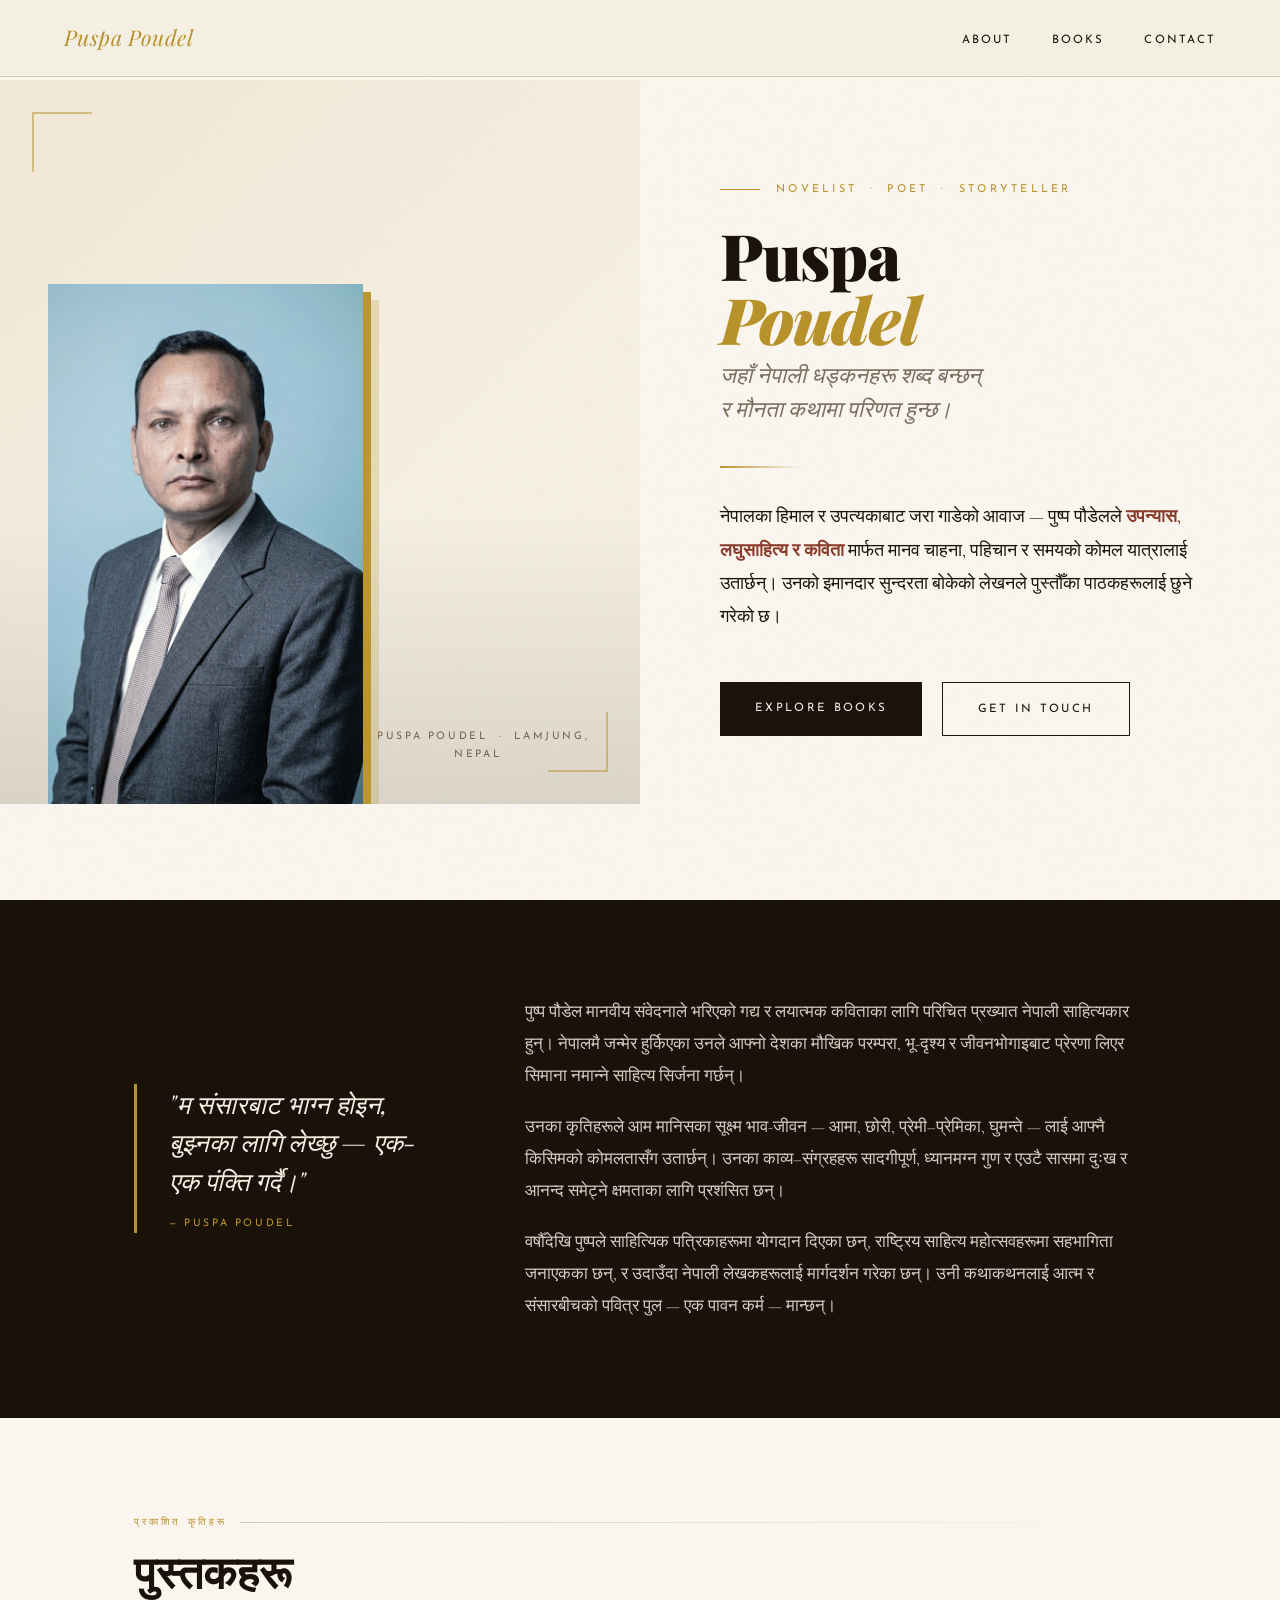
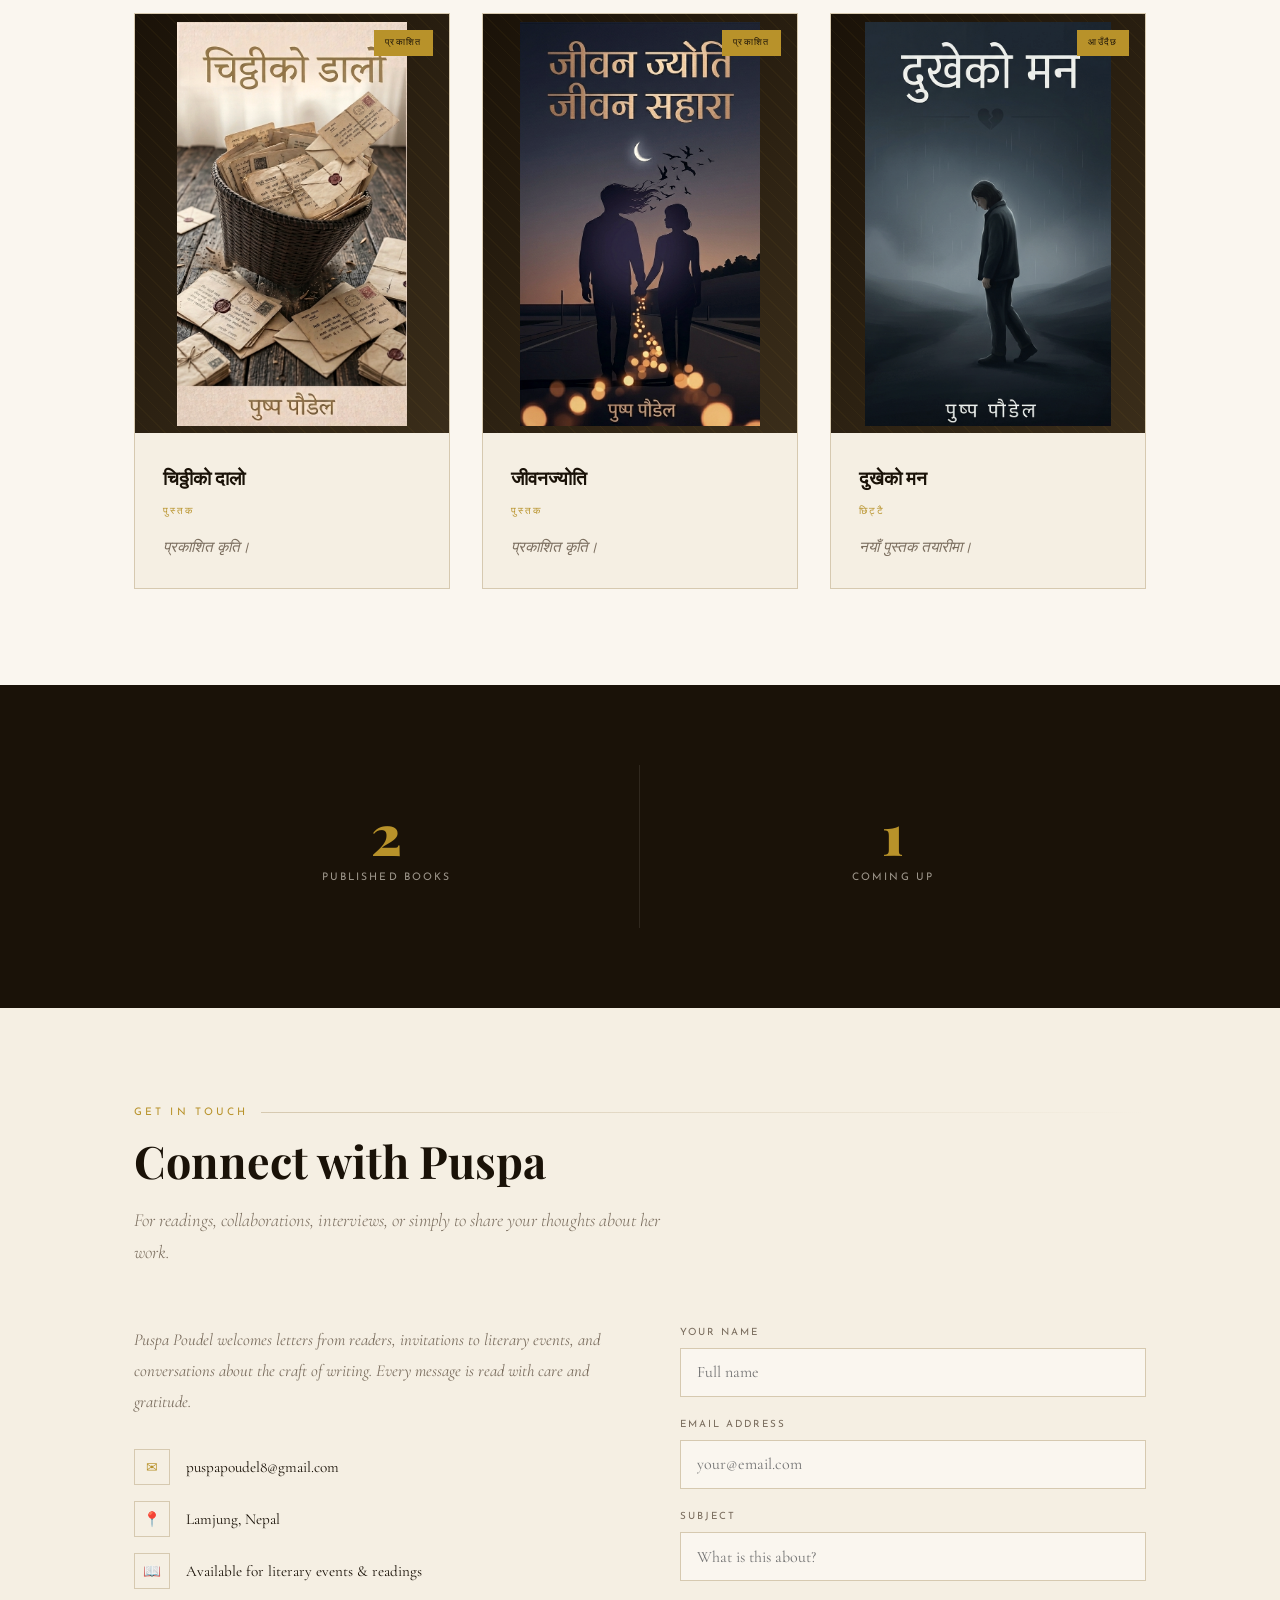
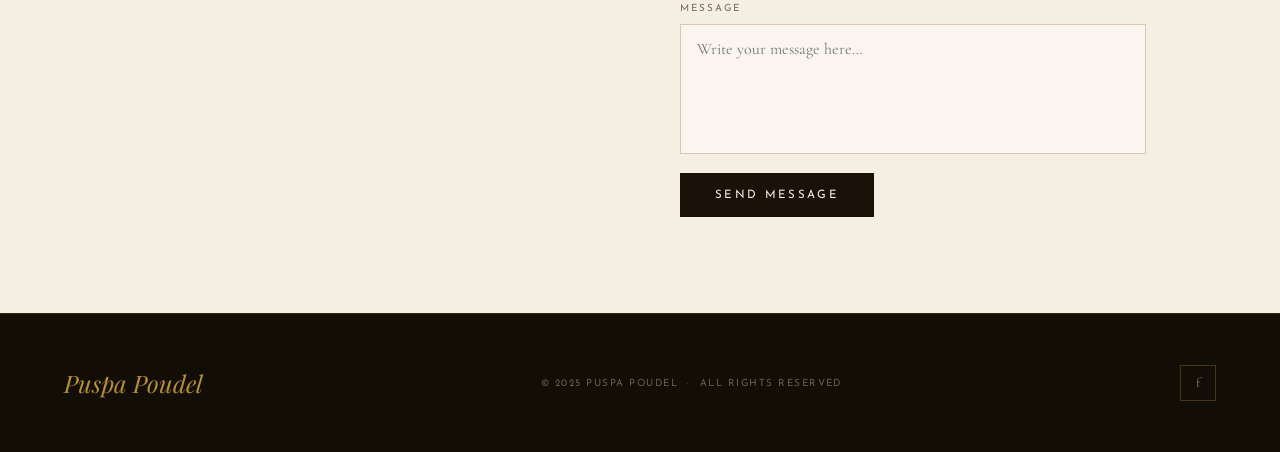
<file: index.html>
<!DOCTYPE html>
<html lang="en">
<head>
  <meta charset="UTF-8" />
  <meta name="viewport" content="width=device-width, initial-scale=1.0"/>
  <title>Puspa Poudel — Writer & Poet</title>
  <link href="https://fonts.googleapis.com/css2?family=Playfair+Display:ital,wght@0,400;0,700;0,900;1,400;1,700&family=Cormorant+Garamond:ital,wght@0,300;0,400;0,600;1,300;1,400&family=Josefin+Sans:wght@100;300;400&display=swap" rel="stylesheet">
  <link rel="stylesheet" href="style.css">
  <script>
    (() => {
      const v = '20260502-1';
      const isHttp = window.location.protocol === 'http:' || window.location.protocol === 'https:';

      if (isHttp) {
        const url = new URL(window.location.href);
        if (!url.searchParams.get('v')) {
          url.searchParams.set('v', v);
          window.location.replace(url.toString());
          return;
        }

        const cssLink = document.querySelector('link[rel="stylesheet"][href="style.css"]');
        if (cssLink) cssLink.href = `style.css?v=${encodeURIComponent(v)}`;
      }
    })();
  </script>
</head>
<body>

  <!-- ══ NAV ══ -->
  <nav>
    <a href="#" class="nav-logo">Puspa Poudel</a>
    <ul class="nav-links">
      <li><a href="#about">About</a></li>
      <li><a href="#books">Books</a></li>
      <li><a href="#contact">Contact</a></li>
    </ul>
  </nav>

  <!-- ══ HERO ══ -->
  <section class="hero" id="home">
    <!-- Photo Column -->
    <div class="hero-photo-col">
      <div class="photo-corner-br"></div>
      <div class="hero-photo-wrapper">
        <img
          src="1000028868.png"
          alt="Puspa Poudel — Author & Poet"
        />
      </div>
      <div class="hero-photo-caption">&nbsp;&nbsp;Puspa Poudel &nbsp;·&nbsp; Lamjung, Nepal</div>
    </div>

    <!-- Text Column -->
    <div class="hero-text-col">
      <div class="hero-eyebrow">Novelist &nbsp;·&nbsp; Poet &nbsp;·&nbsp; Storyteller</div>
      <h1 class="hero-name">
        Puspa
        <em>Poudel</em>
      </h1>
      <p class="hero-tagline">जहाँ नेपाली धड्कनहरू शब्द बन्छन्<br>र मौनता कथामा परिणत हुन्छ।</p>
      <div class="hero-divider"></div>
      <p class="hero-bio">
        नेपालका हिमाल र उपत्यकाबाट जरा गाडेको आवाज — पुष्प पौडेलले <strong>उपन्यास, लघुसाहित्य र कविता</strong> मार्फत मानव चाहना, पहिचान र समयको कोमल यात्रालाई उतार्छन्। उनको इमानदार सुन्दरता बोकेको लेखनले पुस्तौँका पाठकहरूलाई छुने गरेको छ।
      </p>
      <div class="hero-cta-group">
        <a href="#books" class="btn-primary">Explore Books</a>
        <a href="#contact" class="btn-outline">Get in Touch</a>
      </div>
    </div>
  </section>

  <!-- ══ ABOUT STRIP ══ -->
  <section class="about-strip" id="about">
    <div class="section-inner">
      <div class="about-quote-col">
        <div class="about-quote">
          "म संसारबाट भाग्न होइन, बुझ्नका लागि लेख्छु — एक-एक पंक्ति गर्दै।"
        </div>
        <div class="about-quote-attr">— Puspa Poudel</div>
      </div>
      <div class="about-text-col">
        <p>
          पुष्प पौडेल मानवीय संवेदनाले भरिएको गद्य र लयात्मक कविताका लागि परिचित प्रख्यात नेपाली साहित्यकार हुन्। नेपालमै जन्मेर हुर्किएका उनले आफ्नो देशका मौखिक परम्परा, भू-दृश्य र जीवनभोगाइबाट प्रेरणा लिएर सिमाना नमान्ने साहित्य सिर्जना गर्छन्।
        </p>
        <p>
          उनका कृतिहरूले आम मानिसका सूक्ष्म भाव-जीवन — आमा, छोरी, प्रेमी–प्रेमिका, घुमन्ते — लाई आफ्नै किसिमको कोमलतासँग उतार्छन्। उनका काव्य–संग्रहहरू सादगीपूर्ण, ध्यानमग्न गुण र एउटै सासमा दुःख र आनन्द समेट्ने क्षमताका लागि प्रशंसित छन्।
        </p>
        <p>
          वर्षौँदेखि पुष्पले साहित्यिक पत्रिकाहरूमा योगदान दिएका छन्, राष्ट्रिय साहित्य महोत्सवहरूमा सहभागिता जनाएकका छन्, र उदाउँदा नेपाली लेखकहरूलाई मार्गदर्शन गरेका छन्। उनी कथाकथनलाई आत्म र संसारबीचको पवित्र पुल — एक पावन कर्म — मान्छन्।
        </p>
      </div>
    </div>
  </section>

  <!-- ══ BOOKS ══ -->
  <section class="books-section" id="books">
    <div class="section-inner">
      <div class="section-label">प्रकाशित कृतिहरू</div>
      <h2 class="section-title">पुस्तकहरू</h2>

      <div class="books-grid">

        <div class="book-card">
          <div class="book-cover">
            <img class="book-cover-img" src="Chitthiko%20Daalo.png?v=20260502-1" alt="चिठ्ठीको दालो — पुस्तक आवरण" />
            <span class="book-genre-badge">प्रकाशित</span>
          </div>
          <div class="book-body">
            <div class="book-title">चिठ्ठीको दालो</div>
            <div class="book-year">पुस्तक</div>
            <div class="book-desc">प्रकाशित कृति।</div>
          </div>
        </div>

        <div class="book-card">
          <div class="book-cover">
            <img class="book-cover-img" src="jiwanjyoti.png?v=20260502-1" alt="जीवनज्योति — पुस्तक आवरण" />
            <span class="book-genre-badge">प्रकाशित</span>
          </div>
          <div class="book-body">
            <div class="book-title">जीवनज्योति</div>
            <div class="book-year">पुस्तक</div>
            <div class="book-desc">प्रकाशित कृति।</div>
          </div>
        </div>

        <div class="book-card">
          <div class="book-cover">
            <img class="book-cover-img" src="Dukheko%20man.png?v=20260502-1" alt="दुखेको मन — पुस्तक आवरण" />
            <span class="book-genre-badge">आउँदैछ</span>
          </div>
          <div class="book-body">
            <div class="book-title">दुखेको मन</div>
            <div class="book-year">छिट्टै</div>
            <div class="book-desc">नयाँ पुस्तक तयारीमा।</div>
          </div>
        </div>

      </div>
    </div>
  </section>

  <!-- ══ STATS ══ -->
  <div class="stats-section">
    <div class="section-inner">
      <div class="stats-grid">
        <div class="stat-item">
          <div class="stat-number">2</div>
          <div class="stat-label">Published Books</div>
        </div>
        <div class="stat-item">
          <div class="stat-number">1</div>
          <div class="stat-label">Coming Up</div>
        </div>
      </div>
    </div>
  </div>

  <!-- ══ CONTACT ══ -->
  <section class="contact-section" id="contact">
    <div class="section-inner">
      <div class="section-label">Get in Touch</div>
      <h2 class="section-title">Connect with Puspa</h2>
      <p class="section-subtitle">For readings, collaborations, interviews, or simply to share your thoughts about her work.</p>

      <div class="contact-layout">
        <div class="contact-info-col">
          <p>
            Puspa Poudel welcomes letters from readers, invitations to literary events, and conversations about the craft of writing. Every message is read with care and gratitude.
          </p>
          <div class="contact-details">
            <div class="contact-detail-item">
              <div class="icon">✉</div>
              <span>puspapoudel8@gmail.com</span>
            </div>
            <div class="contact-detail-item">
              <div class="icon">📍</div>
              <span>Lamjung, Nepal</span>
            </div>
            <div class="contact-detail-item">
              <div class="icon">📖</div>
              <span>Available for literary events & readings</span>
            </div>
          </div>
        </div>

        <div class="contact-form-col">
          <div class="form-group">
            <label class="form-label">Your Name</label>
            <input class="form-input" type="text" placeholder="Full name" />
          </div>
          <div class="form-group">
            <label class="form-label">Email Address</label>
            <input class="form-input" type="email" placeholder="your@email.com" />
          </div>
          <div class="form-group">
            <label class="form-label">Subject</label>
            <input class="form-input" type="text" placeholder="What is this about?" />
          </div>
          <div class="form-group">
            <label class="form-label">Message</label>
            <textarea class="form-textarea" placeholder="Write your message here…"></textarea>
          </div>
          <button class="btn-primary">Send Message</button>
        </div>
      </div>
    </div>
  </section>

  <!-- ══ FOOTER ══ -->
  <footer>
    <div class="footer-brand">Puspa Poudel</div>
    <div class="footer-copy">© 2025 Puspa Poudel &nbsp;·&nbsp; All Rights Reserved</div>
    <div class="footer-socials">
      <a href="https://www.facebook.com/puspa.poudel.984197" target="_blank" rel="noopener noreferrer" title="Facebook" aria-label="Facebook">f</a>
    </div>
  </footer>

</body>
</html>
</file>
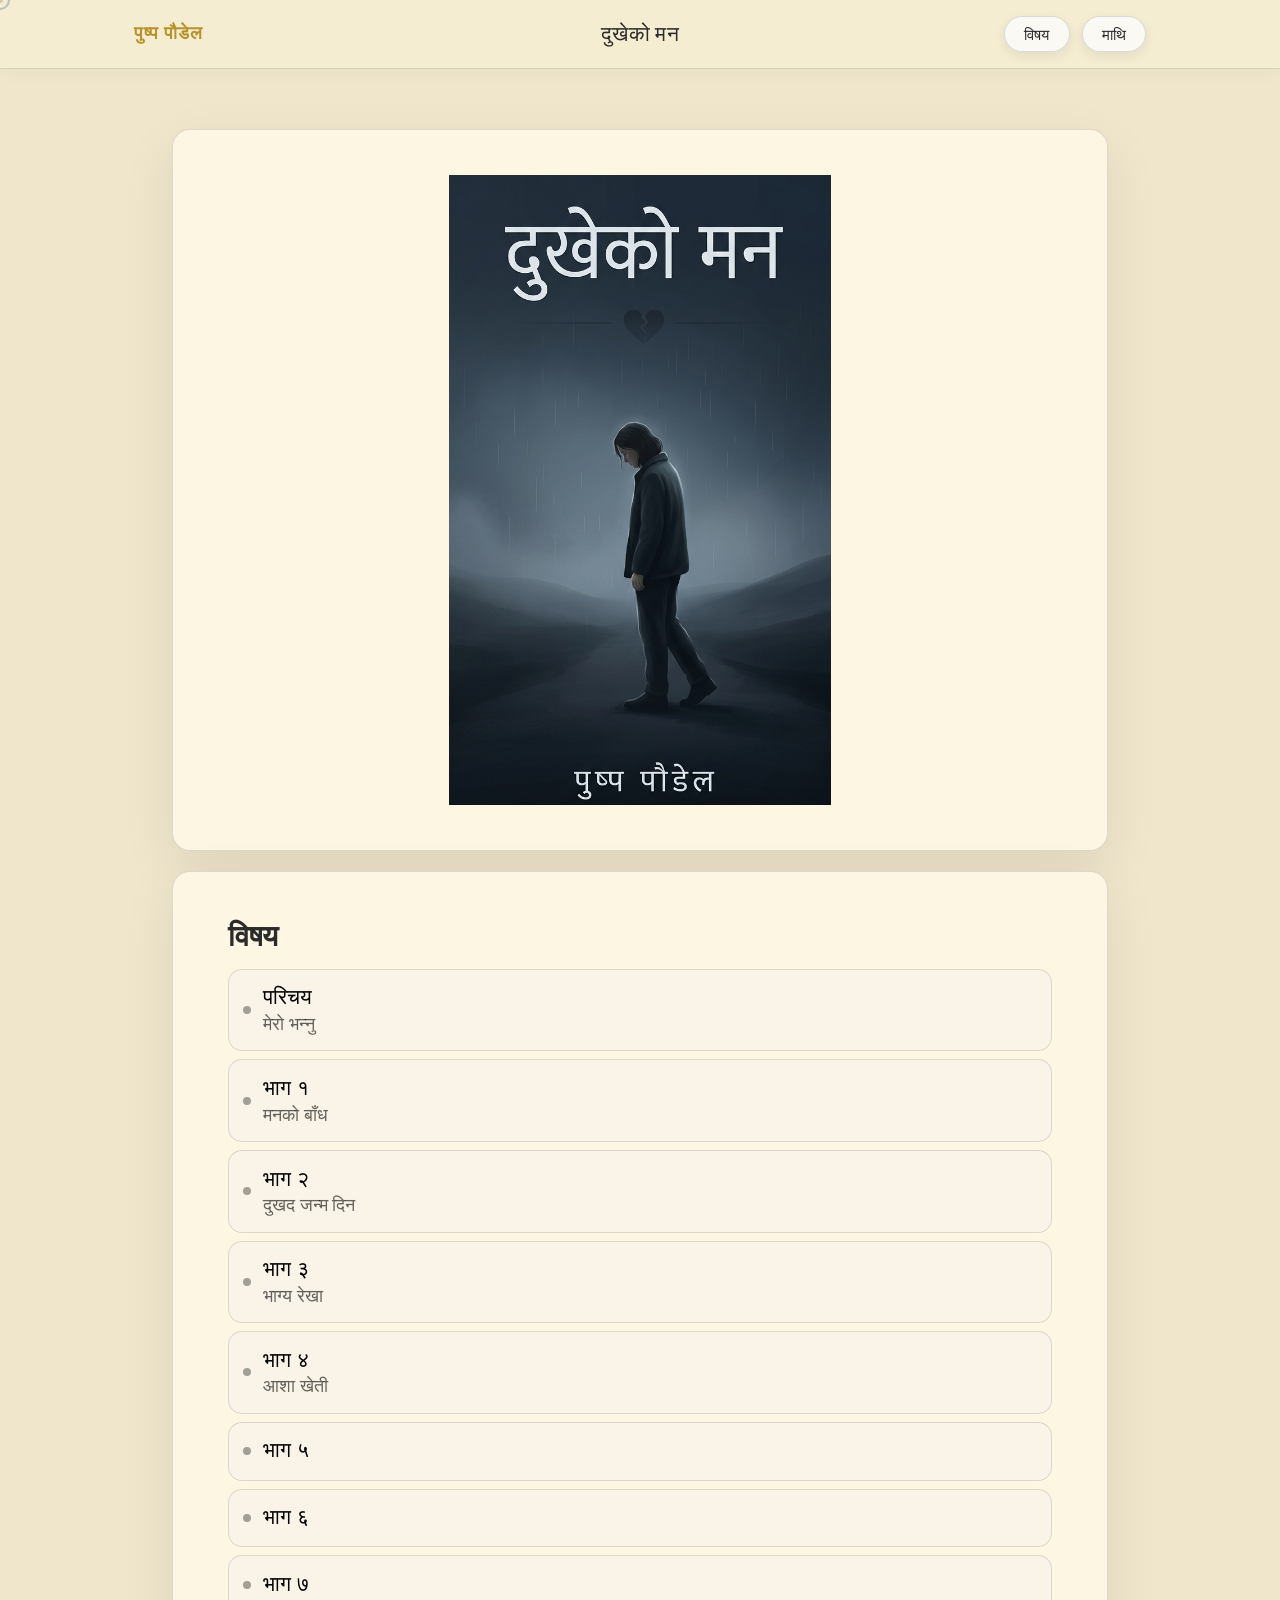
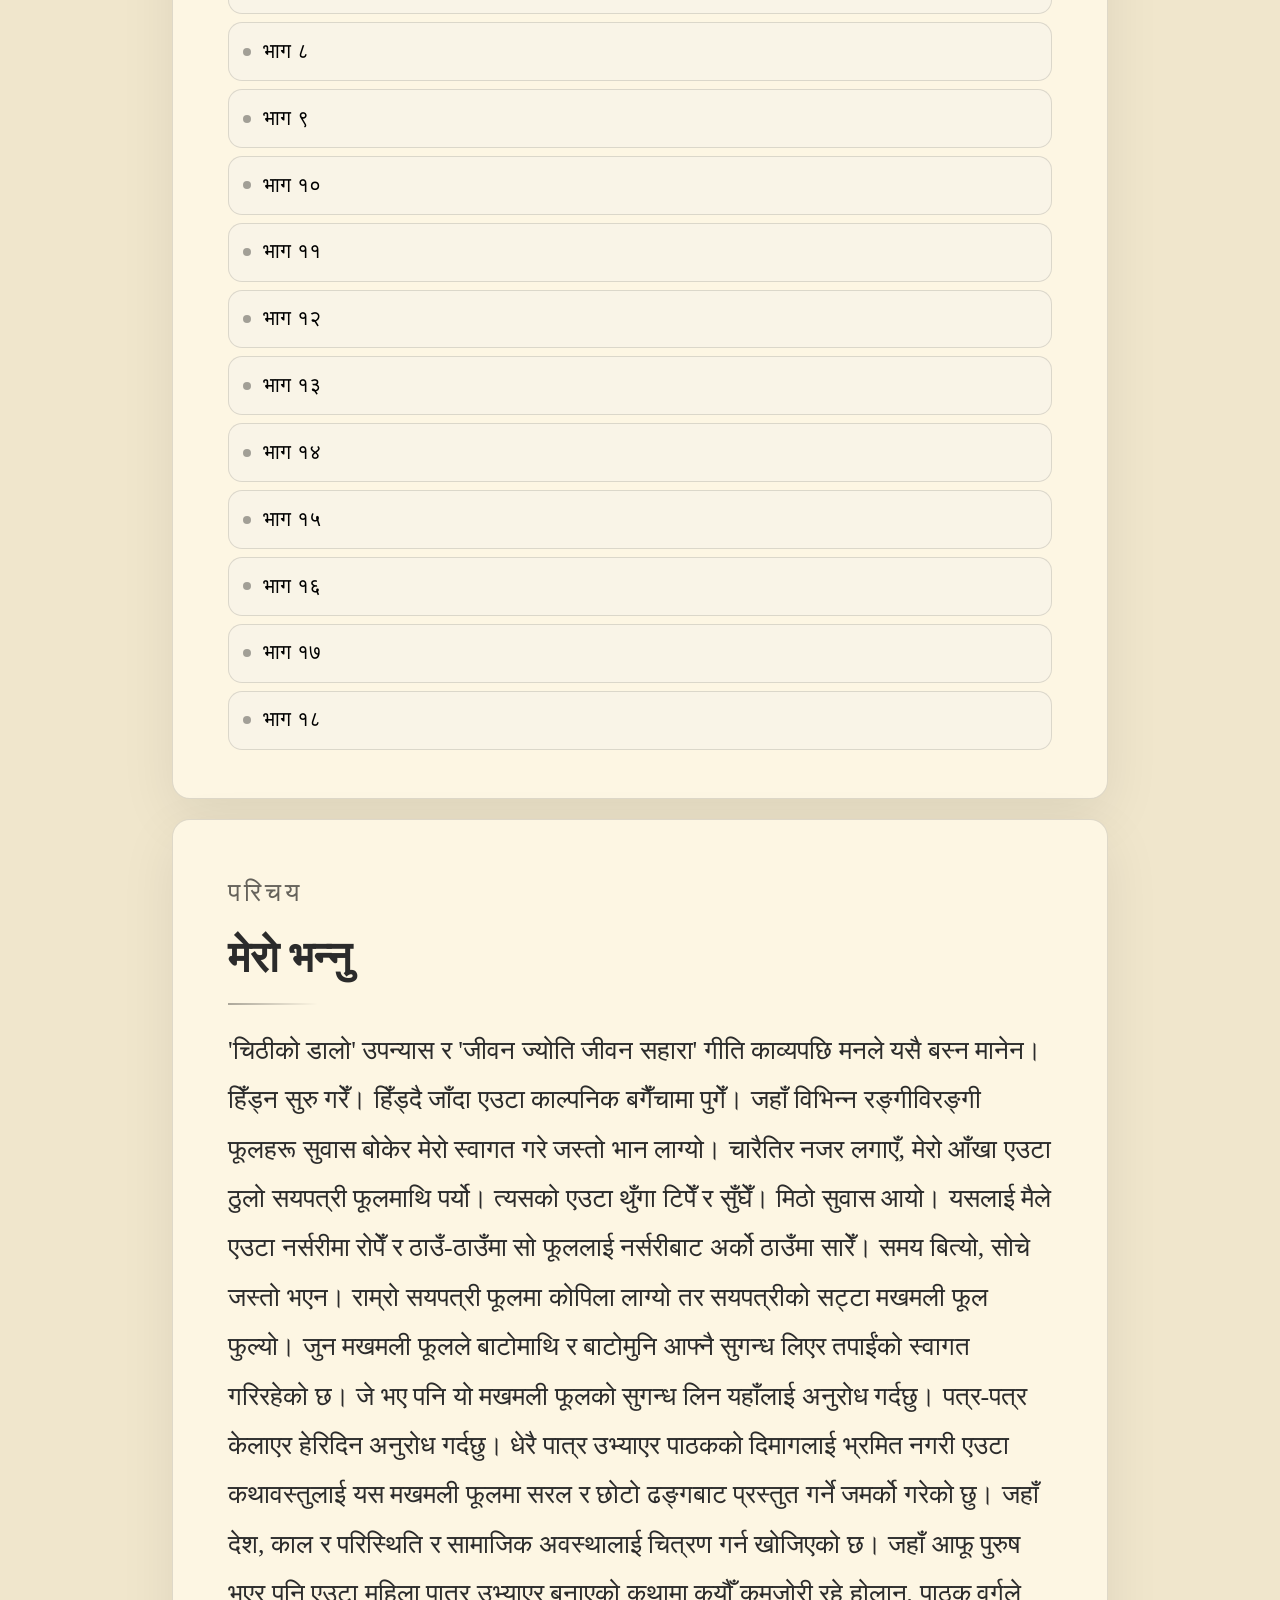
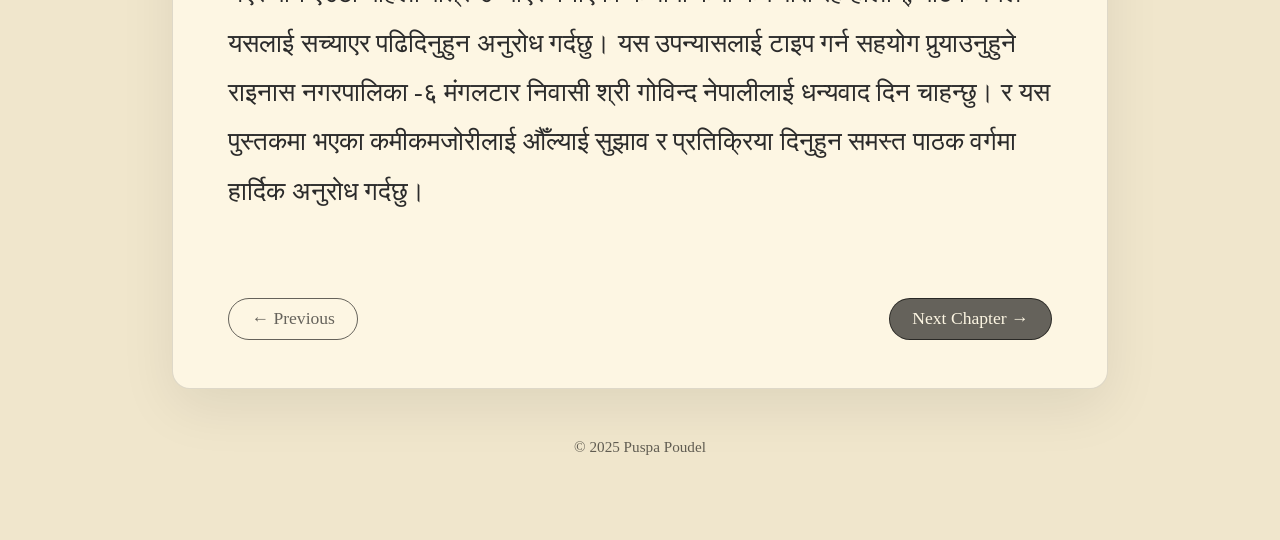
<file: dukheko-mann.html>
<!doctype html>
<html lang="ne">
<head>
  <meta charset="utf-8" />
  <meta name="viewport" content="width=device-width, initial-scale=1" />
  <title>Dukheko Mann — Digital Book</title>
  <link rel="stylesheet" href="styles.css">
  <script src="script.js" defer></script>
</head>
<body>
  <!-- Custom Cursor Elements -->
  <div id="cursor"></div>
  <div id="cursorRing"></div>

  <header class="topbar" role="banner">
    <div class="topbar-inner">
      <a href="index.html" class="author-link" aria-label="Puspa Poudel homepage" style="text-decoration: none;">
        <div class="author-title">पुष्प पौडेल </div>
      </a>
      <div class="book-title">दुखेको मन</div>
      <div class="topbar-actions">
        <button class="btn animated-btn" type="button" data-scroll="toc">विषय</button>
        <button class="btn animated-btn" type="button" data-scroll="top">माथि</button>
      </div>
    </div>
  </header>

  <main class="container" id="top">
    <section class="page cover-page" aria-label="Cover page">
      <div class="page-inner titlepage">
        <img src="Dukheko man.png" alt="Dukheko Mann Cover" class="cover-image">
      </div>
    </section>

    <section class="page" id="toc" aria-label="Table of contents">
      <div class="page-inner">
        <h2 class="toc-title">विषय</h2>

        <nav aria-label="Contents navigation">
          <ol class="toc">
            <li class="toc-item">
              <span class="dot" aria-hidden="true"></span>
              <button class="toc-btn" type="button" data-target="introduction">
                परिचय
                <small>मेरो भन्नु</small>
              </button>
            </li>
            <li class="toc-item">
              <span class="dot" aria-hidden="true"></span>
              <button class="toc-btn" type="button" data-target="chapter-1">
                भाग १ 
                <small>मनको बाँध</small>
              </button>
            </li>
            <li class="toc-item">
              <span class="dot" aria-hidden="true"></span>
              <button class="toc-btn" type="button" data-target="chapter-2">
                भाग २ 
                <small>दुखद जन्म दिन</small>
              </button>
            </li>
<li class="toc-item">
              <span class="dot" aria-hidden="true"></span>
              <button class="toc-btn" type="button" data-target="chapter-3">
                भाग ३
                <small>भाग्य रेखा</small>
              </button>
            </li>
            <li class="toc-item">
              <span class="dot" aria-hidden="true"></span>
              <button class="toc-btn" type="button" data-target="chapter-4">
                भाग ४
                <small>आशा खेती</small>
              </button>
            </li>
            <li class="toc-item">
              <span class="dot" aria-hidden="true"></span>
              <button class="toc-btn" type="button" data-target="chapter-5">
                भाग ५
                <small></small>
              </button>
            </li>
            <li class="toc-item">
              <span class="dot" aria-hidden="true"></span>
              <button class="toc-btn" type="button" data-target="chapter-6">
                भाग ६
                <small></small>
              </button>
            </li>
            <li class="toc-item">
              <span class="dot" aria-hidden="true"></span>
              <button class="toc-btn" type="button" data-target="chapter-7">
                भाग ७
                <small></small>
              </button>
            </li>
            <li class="toc-item">
              <span class="dot" aria-hidden="true"></span>
              <button class="toc-btn" type="button" data-target="chapter-8">
                भाग ८
                <small></small>
              </button>
            </li>
            <li class="toc-item">
              <span class="dot" aria-hidden="true"></span>
              <button class="toc-btn" type="button" data-target="chapter-9">
                भाग ९
                <small></small>
              </button>
            </li>
            <li class="toc-item">
              <span class="dot" aria-hidden="true"></span>
              <button class="toc-btn" type="button" data-target="chapter-10">
                भाग १०
                <small></small>
              </button>
            </li>
            <li class="toc-item">
              <span class="dot" aria-hidden="true"></span>
              <button class="toc-btn" type="button" data-target="chapter-11">
                भाग ११
                <small></small>
              </button>
            </li>
            <li class="toc-item">
              <span class="dot" aria-hidden="true"></span>
              <button class="toc-btn" type="button" data-target="chapter-12">
                भाग १२
                <small></small>
              </button>
            </li>
            <li class="toc-item">
              <span class="dot" aria-hidden="true"></span>
              <button class="toc-btn" type="button" data-target="chapter-13">
                भाग १३
                <small></small>
              </button>
            </li>
            <li class="toc-item">
              <span class="dot" aria-hidden="true"></span>
              <button class="toc-btn" type="button" data-target="chapter-14">
                भाग १४
                <small></small>
              </button>
            </li>
            <li class="toc-item">
              <span class="dot" aria-hidden="true"></span>
              <button class="toc-btn" type="button" data-target="chapter-15">
                भाग १५
                <small></small>
              </button>
            </li>
            <li class="toc-item">
              <span class="dot" aria-hidden="true"></span>
              <button class="toc-btn" type="button" data-target="chapter-16">
                भाग १६
                <small></small>
              </button>
            </li>
            <li class="toc-item">
              <span class="dot" aria-hidden="true"></span>
              <button class="toc-btn" type="button" data-target="chapter-17">
                भाग १७
                <small></small>
              </button>
            </li>
            <li class="toc-item">
              <span class="dot" aria-hidden="true"></span>
              <button class="toc-btn" type="button" data-target="chapter-18">
                भाग १८
                <small></small>
              </button>
            </li>
</ol>
         </nav>
       </div>
     </section>

     <section class="page book-section active" id="introduction" aria-label="Introduction">
       <article class="page-inner book-content">
         <p class="chapter-kicker">परिचय</p>
          <h2>मेरो भन्नु</h2>
          <div class="chapter-ornament" aria-hidden="true"></div>
          <pre class="book-pre">
'चिठीको डालो' उपन्यास र 'जीवन ज्योति जीवन सहारा' गीति काव्यपछि मनले यसै बस्न मानेन। हिँड्न सुरु गरेँ। हिँड्दै जाँदा एउटा काल्पनिक बगैँचामा पुगेँ। जहाँ विभिन्न रङ्गीविरङ्गी फूलहरू सुवास बोकेर मेरो स्वागत गरे जस्तो भान लाग्यो। चारैतिर नजर लगाएँ, मेरो आँखा एउटा ठुलो सयपत्री फूलमाथि पर्यो। त्यसको एउटा थुँगा टिपेँ र सुँघेँ। मिठो सुवास आयो। यसलाई मैले एउटा नर्सरीमा रोपेँ र ठाउँ-ठाउँमा सो फूललाई नर्सरीबाट अर्को ठाउँमा सारेँ। समय बित्यो, सोचे जस्तो भएन। राम्रो सयपत्री फूलमा कोपिला लाग्यो तर सयपत्रीको सट्टा मखमली फूल फुल्यो। जुन मखमली फूलले बाटोमाथि र बाटोमुनि आफ्नै सुगन्ध लिएर तपाईंको स्वागत गरिरहेको छ। जे भए पनि यो मखमली फूलको सुगन्ध लिन यहाँलाई अनुरोध गर्दछु। पत्र-पत्र केलाएर हेरिदिन अनुरोध गर्दछु। धेरै पात्र उभ्याएर पाठकको दिमागलाई भ्रमित नगरी एउटा कथावस्तुलाई यस मखमली फूलमा सरल र छोटो ढङ्गबाट प्रस्तुत गर्ने जमर्को गरेको छु। जहाँ देश, काल र परिस्थिति र सामाजिक अवस्थालाई चित्रण गर्न खोजिएको छ। जहाँ आफू पुरुष भएर पनि एउटा महिला पात्र उभ्याएर बनाएको कथामा कयौँ कमजोरी रहे होलान्, पाठक वर्गले यसलाई सच्याएर पढिदिनुहुन अनुरोध गर्दछु। यस उपन्यासलाई टाइप गर्न सहयोग पुर्‍याउनुहुने राइनास नगरपालिका -६ मंगलटार निवासी श्री गोविन्द नेपालीलाई धन्यवाद दिन चाहन्छु। र यस पुस्तकमा भएका कमीकमजोरीलाई औँल्याई सुझाव र प्रतिक्रिया दिनुहुन समस्त पाठक वर्गमा हार्दिक अनुरोध गर्दछु।       
    
</pre>
         <div class="next-chapter-container">
           <button class="prev-chapter-btn" type="button" data-target="toc">← Previous</button>
           <button class="next-chapter-btn" type="button" data-target="chapter-1">Next Chapter →</button>
         </div>
       </article>
     </section>

    <section class="page book-section hidden" id="chapter-1" aria-label="Chapter 1">
      <article class="page-inner book-content">
        <p class="chapter-kicker">भाग १ </p>
        <h2>मनको बाँध</h2>
        <div class="chapter-ornament" aria-hidden="true"></div>
        <pre class="book-pre">मन हो, मेरो मन, यो पूर्णिमाको मन। जुन भावनासँगै दौडिन्छ। कहिले कहाँ पुग्छ, कहिले कहाँ पुग्छ। जुन बिजुलीभन्दा छिटो पुग्छ। मुटुको धडकनभन्दा छिटो कुद्न सक्छ। यो मन कहिले अल्झिएर कहिँ अडिन्छ। यो मनलाई कहिले काँडाले घोचेझैँ च्वास्स घोच्छ। यी मनका रहरहरू कति छन् कति। मनका आवश्यकताहरू कति छन् कति। एकपछि अर्को आइरहन्छ। यो मन सुखसँग भोग गर्न चाहन्छ। कहिले यो मन पहरामा पुग्छ, कहिले यो मन छहरामा पुग्छ। तर यो मनलाई कहिल्यै शान्ति छैन। एउटा डायरीमा देखेकी थिएँ, "यो भर नभएको जिन्दगी, रहर भने कति हुन कति।" साँच्चै यी मनका इच्छा, चाहना र रहरले मानिसलाई सधैँ घचघच्याइरहेको हुन्छ। मानिसका मनहरू वा यी मनहरू सधैँ उस्तै हुँदैनन्। यो मन कहिले दुःखको सागरमा पौडिरहन्छ। कहिले यो मन सुख प्राप्तिका लागि संघर्षरत हुन्छ। यस्तै यो मन दुःख, सुख, हाँसो, रोदनसँग जिन्दगीभर नदीसरी भावनामा बगिरहन्छ। कहिले यो मन भोक प्यासमा छटपटाइरहन्छ। यो मनको मिलनले माया, सद्भाव, एकता कायम राख्दो रहेछ। जसले जीवनलाई एउटा नयाँ ऊर्जा दिएर बाँच्न सिकाउँदो रहेछ। सोचे जस्तो हुन्छ।

कहिले यो मन चञ्चल, चलायमान र अनियन्त्रित हुन सक्दो रहेछ। जसले यो जीवनलाई कहिलेकाहीँ कुविचारतर्फ धकेल्न सक्छ। जसले जीवनलाई एउटा बर्बादीतर्फ धकेल्न सक्छ। त्यसैले आत्मसंयम भएर यो मनलाई बाँध्न जरुरी छ। कहिले यो मन जितको नारा लाइरहेको हुन्छ। कहिले हारको दुःख खेपिरहेको छ। कहिले मन सिर्जनाको बाटोमा मेरो जस्तै कयौँ मन कहिले सिर्जनाको बाटोमा हिँडिरहेका छन् भने कहिले विनाशको बाटोमा लागिरहेको छ। जित्नेको हाँसो, हार्नेको आँसु यही मनबाट सिर्जना हुन्छ। यही मन स्वार्थी, घमण्डी, पाखण्डी, अधर्मी र पापी छ। यही मन दया, माया, धर्म र निर्माणको बाटोमा लाग्दछ। यही मनमा नै अकल छ। कहिले अकलमा सुटुक्क किरा पर्न सक्छ र यो सुन्दर संसारलाई भताभुङ्ग र लथालिङ्ग पार्न सक्छ। त्यसैले त यो मानव मन कहिले असल सोच्छ, कहिले खराब सोच्छ। अनि मनभित्र असल र खराबको द्वन्द्व सिर्जना गर्छ। यस्तै मन कहिले सफा र धमिलो हुन्छ। वातावरण जस्तै कहिले यो मनमा घाम लाग्छ, कहिले बादल छाउँछ। कहिले यो मन दयालु र कहिले यो मन ईर्ष्यालु बनिदिन्छ र शंकालु बनिदिन्छ। कहिले कोमल बन्छ त कहिले कठोर बन्छ।

यी मनका कुरा, यी मनका भावना एकले अर्कासँग बुझ्न सके माया, ममता र आत्मीयता प्रकट हुन्छ। यो मन सुख दुःखको साथी बन्दछ। यो मन कहिले अर्काको गुण देख्छ, कहिले अर्काको बैगुन वा दुर्गुण देख्छ। यस्तै यो मन कहिले स्वार्थको दुष्चक्रमा फँस्दछ। फलस्वरूप अन्याय, अत्याचार, शोषण, दमन बढ्न जान्छ। यस स्वार्थी दुनियाँमा एकले अर्काको उपहास गर्छ। तत्पश्चात् द्वन्द्व, अशान्ति र मानव संहार हुन सक्छ। यो मानव मनलाई प्रायः आफ्नै बाँसुरी आफ्नै गीत मनपर्छ। आजकाल थुप्रै मनहरू अहम बन्दै गइरहेका छन्। त्यसैले यो जनजीवन थप कष्टकर बन्दै गएको छ। भनिन्छ, "मनको लड्डु घिउसित खानु।" कतिपय यी मनका इच्छा आफ्नै मनभित्र सीमित छन्। यी मनका इच्छा, चाहना पूरा गर्न दृढ इच्छाशक्ति चाहिन्छ।

म सोच्दछु, यो मनको मझेरीमा बसेर कसैलाई छमछमी नाच्ने इच्छा होला। कसैलाई पेटभरि खाने इच्छा होला। कसैलाई एकसरो राम्रो लगाउने इच्छा होला। यसको अलावा कसैलाई जहाजमा उड्ने इच्छा होला। कसैलाई थुप्रै कमाउने इच्छा होला। कसैलाई महल ठड्याउने इच्छा होला। यसरी नै मन जीवनसँग खेलिरहेको छ। तर सुन्दर कल्पनाले मनलाई नयाँ ऊर्जा दिइरहेको छ। आशाै आशाको डोरीमा मन अडिइरहेको छ। सुन्दर भविष्यको कल्पनामा मन अल्झिरहेको छ। यति कमाउँला, उति कमाउँला, यो गरौँला, सो गरौँला भन्दै मनले मान्छेलाई आफ्नो कर्मक्षेत्रमा डोर्‍याउँछ। मन यस्तै सुन्दर स्वप्न देख्छ। तर दुश्मन समयले बाटो छेक्छ। यस्तै मन नमिल्दा नै झगडा र वैमनस्य र तनाव उत्पन्न हुन्छ। जसलाई मन शुद्ध वा चित्त शुद्ध गर्नुपर्छ। दही मथेर नौनी निस्केझैँ मन मथेर निष्कर्ष निस्कन्छ। यो सही निष्कर्षलाई मानव कल्याणको लागि लगाउन सके यस समाजमा बस्ने सबैको कल्याण हुन्छ। फेरि हरेक मान्छेको मन फरक-फरक वा सोचाई फरक-फरक हुन्छ। र हरेकको सोच वा मनमा आ-आफ्नै संसार हुन्छ। सो संसार मबाट सुरु हुन्छ। र मभित्र मन बस्छ। मनमा कहिले मैलो बस्न सक्छ। मनको मैलो हटाउन सके मन सुमन बन्छ। सुमन धेरैको मनमा अटाउन सक्छ। फलस्वरूप मनको धनी सही हो, जो धेरैको मनमा अटाउन सक्छ। मनको दुश्मन कुविचार हो, जसले पवित्र मनलाई खरानी पार्न सक्छ। मन विचारसँग दौडिरहन्छ। कहिलेकाहीँ मनमा गाँठो पर्न सक्छ, बाधा आउन सक्छ। मनको गाँठो फुकाउन सहारा चाहिन्छ। मान्छे पिच्छे मन पनि फरक हुन्छ। अंग्रेजीमा भनिएको छ, "Many heads, many minds." सही सोचलाई सृजनशील काममा लगाउन सके मानव जातिले दुःख भोग्नु पर्ने थिएन। फेरि मनका गोरेटा, मनका बाटाहरू अनगिन्ती छन्। कुन बाटो हिँड्ने? कुन गोरेटो हिँड्ने भन्ने बारेमा कहिलेकाहीँ मन अलमलिन्छ। मन दोमन हुन्छ। सही बाटो र गलत बाटो पनि मनले नै छुट्याउनु पर्छ। यो जीवनलाई अग्रगति र पश्चागमनतिर लैजाने आखिर मन नै हो। उचित समयमा उचित निर्णय लिने मनले जीवनलाई संवृद्ध बनाउँछ। फेरि मलाई लाग्छ, यो मन प्रकृतिसँग जुध्छ, रोग, भोकसँग लड्छ। मनलाई विश्राम चाहिन्छ। मनको भारी बिसाउने ठाउँ मायाको चौतारी हो, जहाँ दुःखको भारी बिसाइन्छ। तत्पश्चात् मन फेरि कर्तव्यबोधको झल्कोले ब्युँझन्छ। गन्तव्यमा पुग्न अगाडि बढ्छ। मनले केवल सुख, दुःख, पीडा अनुभव गर्छ। जब पीडा हुन्छ, मन आँखाबाट आँसु खसाएर नुहाउँछ। फेरि धैर्यले आँसुको सागरमा बाँध हाल्छ र मनले नयाँ ऊर्जा महसुस गर्छ। मनका भावनालाई कहिले सामाजिक परिवेश, कहिले व्यावहारिक समस्या, कहिले राष्ट्रियता, कहिले सामाजिक वेथिति, कहिले राजनीतिक परिस्थितिले छुन्छ। मनका पिर व्यथा कहिलेकाहीँ कसैलाई पोखूँ झैँ लाग्छ। त्यसैले म मनको दुःख बिसाउन कहिले कहाँ पुग्छु, कहिले कहाँ पुग्छु। तर सुनिदिने कोही कहिलेकाहीँ कोही हुँदैनन्। कोही नभए ढुङ्गासँग सल्लाह लिनु भन्ने उखान सम्झेर मनको वह मनभित्रै राख्छु। समाजका विभिन्न मानिसका समस्यालाई आफ्नै समस्या ठान्छु। अरूका दुःखलाई आफ्नै दुःख सम्झन्छु। मेरा जस्तै थुप्रै दुखेका मनहरू दुःखको सागरमा पौडिरहेका छन्। बाढीसँग बग्न नदिन ती मनहरूलाई पनि बाँध हाल्न पुग्छु। फेरि समाजमा बसेपछि सबैलाई एउटा न एउटा समस्या आइनै रहन्छ। एउटा न एउटा दुःख आइपर्छ। मेरो मन कहिले यी समाजका मानिसको दुःख र ढुकढुकी छाप्ने प्रयास गर्छ। फेरि मेरो मन कहिले हावा हुरीसँग खेल्छ, कहिले बादलसँग खेल्छ। खेल्दै जाँदा कहिले घर-घर डुल्छु, बस्ती बस्ती डुल्छु, खेतका गरा गरा पुग्छु। घर मुनिको डिलबहादुर दाइ, उसकी छोरी बेली, उसकी श्रीमती चमेलीसँग म धेरै परिचित छु। मेरी हजुरआमाको मायाले म यो धर्तीमा उभिन सक्षम भएँ। मान्छेको मनभित्रको सच्चा प्रेमले जीवन चल्दो रहेछ। दुःख भित्रबाट मानिसले जीवनमा सुख खोज्नुपर्दो रहेछ। खहरे कहिले उर्लन्छ, कहिले शान्त हुन्छ। यस्तै मनका ज्वारभाटाहरू नदीझैँ उर्लन्छन् र शान्त हुन्छन्। यो मनलाई शान्त पार्न जीवनको यी आँधीबेहरीसँग जुध्दै, मनका ज्वारभाटालाई शान्त गराउन मनको बाँध हाल्दै आएको छु। जसले एउटा दुखी मन यस धर्तीमा थुप्रै व्यवधान र आरोह अवरोहसँग जुध्दैछ, हिँड्दैछ।
</pre>
        <div class="next-chapter-container">
          <button class="prev-chapter-btn" type="button" data-target="introduction">← Previous</button>
          <button class="next-chapter-btn" type="button" data-target="chapter-2">Next Chapter →</button>
        </div>
      </article>
    </section>

    <section class="page book-section hidden" id="chapter-2" aria-label="Chapter 2">
      <article class="page-inner book-content">
        <p class="chapter-kicker">भाग २ </p>
        <h2>दुखद जन्म दिन</h2>
        <div class="chapter-ornament" aria-hidden="true"></div>
        <pre class="book-pre">मानिसको जन्म दुखको कारण हो'- भन्ने वाणी मेरो जिवन संग मेल खादै आएको छ । एउटा ग्रामिण वस्ती, छरपष्ट घरहरू केही घर हाल अझै फुसको छाना लिएर उभिएका थिए केही घर जस्ताका छाना, केही घर ढुङ्‌गाका छानामा ठडिएका थिए । विचमा मुलबाटो। मुलबाटो को तलमाथि घरहरु थपिदै थिए अधिका जमानामा मान्छेहरु औलो लाग्छ  भनेर वेसिमा वस्न  मान्थेननरे औलो उन्मुलन भएपछि । मानीसहरु विस्तारै यो मेरो गाउँको रमाइलो वस्तीमा विस्तारै बसाई सरेर आउदैछन् । यो समयको खेल जस्तै कोही वसाई सरेर प्रदेश तिर बसाई सरेर जाँदैछन् । जहाँको वस्ती  र मेरो ढुङ्‌गाले छाएको घर पवित्र र स्वर्ग छ जस्तै छ । घर अगाडी एउटा धनसार जहाँ कालिभैसी कल्चौडा भरी दुध लिएर वसेको हुन्छ। घर मुन्तिर मेरी वाल्य सखा आशा को घर, अझै मुन्तीर शिला र सुसिला दिदीको घर मास्तिर नारायाण, विष्णु र अच्युत दाईको घर विभीन्न कालखण्डमा निमीत घर थिए । वर्षा लागे पछि फाँटमा वाली लाहलह झुल्थे हिउँद मा अन्न वाली टिपेपछी हामी केटाकेटी  विचको ठूलो गरामा खेल खेल्न जम्मा हुन्थ्यौ । हाम्रो जम्मा चार जनाको परिवार, मेरो हजुर आमा, म दाई बुवा थियौ । म साढ़े दुई वर्षको थिए । दाइ  सात वर्ष हाम्रो जन्मान्तर करीब पाँच वर्षको थियो । म दाईको बुई चढेर गाउँगाउँ घरघर, गरा गरा चाहर्ने गर्थे । बा पुरोहीत काम गर्नुहुन्थ्यो । हजुर आमा घरमा खाना पकाउने र हाम्रो हेरविचार गर्नु हुन्थ्यो । सधै जसो हिउदको समय हामी केटाकेटी को खेल ठुलो गरामा एउटा टालाको भकुण्डो बनाई पिट्टु खेलिन्थो। त्यहाँ दुई समुहमा केटाकेटीहरु विभाजन गरिन्थ्यो। म अलि सानी भएकीले छेउछाउमा रमाएर उफ्रने गर्थे दुई डफ्फामा विभक्त केटाकेटी हरु कोही भकुण्डो समाउने कोही पिटु ढाल्ने र कोही भाग्ने क्रम चल्थ्यो । खेलमा आफ्नै नियम लागु हुन्थ्यो । यो खेल प्राय हिउद भरी चलि रहन्थो । एक पक्ष पिटु बनाउन र एक पक्ष भकुण्डे प्रहार गरेर विपक्षी लाई संवेदनशि अंगमा प्रहार गर्दै खेल अधि बढ्थ्यो । संवेदनशिल अंगमा भकुण्डो ले लागेपछि। यो खेल समाप्त हुन्थ्यो । र फेरी नयाँ खेल शुरु I यसरी खेल्दै जादा पिट्टु जसले जस्ले चाडै बनाउथ्यो । सो विजेता बन्थो यसरी म दाई दिदीहरूको खेल हेरेर छेउ छेउमा उफर्दै मनोरन्जन लिने गर्थे । यसरी हाम्रो बाल क्रिडा चलिरहन्थो । कहिले सिस पाते खेलेर, कहिले डण्डी वियो खेलेर । खेलका विभीन्न नियम हरु पालन गर्दै साँझ को झ्याउकीरी वासे पछि खेल समाप्त हुन्थ्यो र म फेरी दाईको वुई चढेर आफ्नो घर आउथें । साँझ परे पछि बा पनि जजमान कहाँ बाट घरमा आउनु हुन्थ्यो । म बा को झोला खोतल्न पुग्थे र आफ्नो अधिकार जमाउथे। दाई ख छेउमा बसेर हेरीरहन्थ्यो र मैले प्रसाद दिएपछि खुशी  हुनुहुन्यो दाई लाई म तं भनेर सम्बोधन गर्थे । उस्ले सो मिठो प्रसाद र नैवेध नदिए भोली देखी  वोकेर खेल्न नलाने बताउथ्यो । र म केही गुमाउन पुग्थे । खेलाउन लैजाने सर्तमा । बा उता दाई लाई पनि दे है सानी भनेर भन्नुहुन्ध्या म कहिले काही दिन्न भनेर कुम नचाउरथे र म हाम्रो घरको वाघ बनेको थिएँ । माया ले फुर्किएको थिएँ । काली भैसीको दूध खाएर हुर्किएको थिए । साँच्चै पुल्पुलिएको थिए ।

उता दाई कहिले काही प्रसाद र नैवध । निवेदन मित्र हजुरआमा कहाँ पुग्थ्यो र भन्थ्यो नानिले एक्लै खाई। मलाई दिईन । न्याय दिलाउन हजुर आमा मित्र वाट गाली गर्दै मलाई हाँडीघोप्टे को संज्ञा दिनुहुन्थ्यो र भन्नु हुन्थ्यो आफै मात्र खार्ते दाई लाई दिन पर्दैन भनि गाली गर्नुहुन्थ्यो । म जसको पर्वाह नगरी मुखभरी खाइरहन्छ। र अधाएर धेरै भएपछि 4 भाडो दाईलाई यसरी देब समय सुम्पन्धे मॅ र समय समयमा म हजुर आमाको मायाँ ले कहिले नानी कहिले मैया, कहिले गन्धा र धुनीमा नामले समय अनुसार सम्बोधन गरेर वोलाइन्छ मायाँको यो गाली वा सम्बोधन मेरो लागि पोसिलो खुराक थियो । म यसलाई सजिलै पचाउथे । हर्कदै गए सम्बादितानुदिन बढ्दै गएँ काली भैसी मेरो आमा थियो । दुध दुहुन वाल्टीन वजाउदै भकारोमा पुग्थे । कहिले काही हजुर आमाले भैसी दहर काँचै दूध बटुकामा हालेर पोसी लो हुन्छ वा भनेर पीउथे र हजुर आम दिनुहुन्थ्यो । म. म घुड़‌धुड लाई भुडी देखाउथे  र हजुर आमालाई भन्थे । हेर्नुस त मेरो भुरी कत्रो भयो । हजुर आमा लाई हेर्ने फुर्सद हुदैन्थ्यो र भन्नुहुन्थ्यो । लौ लौ भयो म उफ्रेर दाई भएतिर दौडन्थे । दाई किताब फिजाएर पढिरहेको हुन्थ्यो । म किताव तानेर हैरान पार्टी र दाई लाई लेखामा वाधा पुरयाउथें । दाई सहनशिल भएर मेरो उदण्ड स्वाभाव सहिरहन्थ्यो र आदिवा केही नलागे पछि हजुर आमा लाई गुहार भन्थ्यो । हेर्नुस न बानीले किताब च्याती । हजुर आमा लठ्ठी लिएर आएपछि  उदै भाग्ने गर्थे । यसरी नै दिन रातहरु वित्दै रात  गए। एक दिन दाई स्कुल जान नसकी सुतिरहेको थियो । वा सिरानमा वसेर विधाका हात उसको निधारमा हात राखेर छाम्नु हुन्न्या र बेला बेलामा चम्चाले पानी खुवाउनु हुन्थ्यो । उ है हैं गरी छटपटाउथ्यो । भोली पल्ट विहान उदा घाम लागी सके फुलमाला अविर ले सजाइएको थियो । मानिस हाल वरिपरी भेला भएका थिए । कहि कतै सन्वावासी सुनिन्थ्यो । म अगाडी सरेर आए र अगाडी उभिएँ । मेरो चंचलता वढ्दै गये। दाई लाई लगाइ दिएको माला म पनि लगाउछु भन्दै तान्न थाले ।

विचमा रुकावट आयो र म पछाडी धकेलिए एकै छिनमा, शंख जनीका साथ लास्का दाई लाई बोकेर अगाडी वढ्यो । म पनि जान्छु भनी म अगाडी बढदें । काकी हरुले भन्थे । दनाई जानु हुन्न, दाई लाई देउताको घर जादैछ । म भन्थे म पनि देउताको घर जान्छ । भन्दै रुन्धे । जानु हुन्न भोली पर्सि जाने हो भन्छे । हुदा हुदै साँझ पयो वा सेतो कपडा टाउकोमा बाँधेर घरको छेउमा मोलाइरहनु हुन्थ्यो । म बाबालाई सोधें वा । दाई खै। दाई देउताको घरमा गएको हो ? म पनि देउताको घरमा जान्छ मन्छे अगाडी उफ्रन्छे । उत्तर केही पाउन धे र अगाडी दाईको भकुण्डो देखें  भकुण्डो लिए ठुलो गरा तिर दौडे। पिट्ट बनाउन 1 थाले । तर यो दिन खेल्न कोही आएनन म मकुण्डो लिएर निरास हुदै फर्कदै थिएँ, सानुकाले बाटामा भेट भयो मैले उसलाई भने । आई हाम्रो दाई देउताको घर गयो ! म पनि भोलीपर्सि जाने ! है पनि जान्छस? जान्न म त उ भन्थ्यो । 

रातको वान्ह वजेको हुदो हो म निद्रा व्यं । उठन खोजें इंङग टाउकामा सन्दसको पलेंटो टाउकामा ठोकियो । म सन्दुसवाट बाहिर निस्के । अचम्म भयो सबैमा कौतुहल्ता छायो । कहाँ थियौ छोटी ? सन्दुसमा मैले भने वा अंगालो हालेर तु भयो । दुःख भित्र एउटा कसैले दुःख भित्र एउटा रुन्चे हासो हाँसे । म भेटीएको समाचार 'म वालिकाले गाउँभरी संचार भयो । स्टॉ डरको घेरा वाट र प्राप्त ले दुनियाँ लाई निरास पारेंछु । पिर माथि पिर थपेछु तर मलाई थाहा थिएन, आफ्नै संसार मा, खेली रहेको थिएँ । बाबाको मन दुखेको मलाई थाहा थिएन, हजुर आमा रोएको मलाई थाहा थिएन, गाउ शोकमा डुवेको मलाई थाहा थिएन । 

भोली पल्ट देखी म एक्लो भएँ। दाई को स्मृतीले घरीघरी में हुजुरआमा लाई सोहने गर्थे आया दाई कहिले आउँच ? हजुर आमाको हिक्क हिक्क फेरी सुरु हुन्थ्यो र भन्नुन्धयों से कैले आमच था छैन । भोली ए आग्दैन ? म भोली देखी को सँ खेल्ली मलाई बुहमा वोकेर कल्ले खेल्न लेजान्य पश्न का उत्तर मोरन का उत्तर खोजी उन्हें उत्तर आउन्थ्यो । सन्दुस मित्र बाहिर लुकामारी खेल्ने, कहिले खाट मुनि लुकेको लु.कु.स्मृती ले म अब हजुर आमालाई साथी बनाउन खोज्थे । हजुरो तर हजुर आमा मेरो खेललाई चासो दिनु हुन्छेत् । म निरास भएर फेरी वा को मुटुला सुम्सुम्याउन पक्थें टाउका काधमा चढेर हट घोडा हट गर्थे । केही दिन वित्यो । वा मकादी बारेर खोपीमा वस्नु भयो । म घरीघरी वा को जान ले गये । तर अवरोध हुन्थ्यो । जान हुन्न वो बाई छुन हुन्न । देउता रीसाउचन भनेर रोकिन्थ्यो वा सेतो कपडा लगाएर कोठाभित्र वस्तु माध्य म खेल्ने साथी पाउन्नथे र फेरी हजुरो सँग खेल्न वहाँ गर्दै र भन्छे - हजुरो लु. कु. यसपल्ट पनि हजुरो ले हेर्ने भएन । दुईचार दिन पछि वा भकारी वाट वा निस्कनु भयो । मेरो खेल मैदान को अवरोध हट्यो र वा सँगै खेल्न वा तिर हुतिए । तर पहिले को जस्तो रमाइलो खेल भएन वाले पुरै उदासिनता देखाउनु भयो अनमी जा. न. गएर खेल खेल 1- जान्न जाने जाल मेरो हठ फेरी शुरु भयो र टाउका टाउकाको मा वसेर उफन शुक्ति गर्थे । र वा लाई थुकाउँथे । यो देखेर हजुरो दिक्क मान्नु न्तुन्थ्यो यो गन्याले दुख दिन सम्म दिह । सधै जसो म वा को कई चढ़ने र दुई बाट हाम्फाले क्रम चलीरहन्थ्यो र मलाई विश्वास थियो होक पटक वाले मलाई हरेक पटक मुहमा खस्न दिनु हुन्न । र दिनुहुन्थेन पनि तर मो दिन म वाकी वह वात खेसर आठ मा काटेको थियो । म रोही रहेर वालाई दोष दिए एल्ले. ! हजुरो सल्ले 1 लकत आयो हजुरो मलाई लकत आयो । हजुरा मलाई काखमा लिदै फ फ गर्दै सन्यो हन्य अब सन्चो हुन्छ भन्नु हुन्थ्यो । यसरी मैं एउटा खेलको अध्याय समाप्त भयो । रमाइलो खेल एक छिन पछि फेरी शुरु हुन्थ्यो । । जामा वा मलाई फकाएर फेटी खेलका लागि चार हात खुट्टा टेकेर घोडा, वनिदिन हुन्थ्यो र फेरी खेलका निम्ती आमन्त्रण गर्नु हुन्थ्यो | म फेरी आँसु सुकिसकेपछि । खेलका निम्ती तयार हुन्थे । यसरी हाम्रो वावा छोरीको बेलुकीको समय वित्ने गर्यो । र थकीत भै सकेपछि म फेरी मे हजुरो संगती सुत्न जान्थे ।

में विस्तारे पाँच वर्षकी हुन पुगेँ । हजुरा मलाई पिठ्यूँमा वोकेर धान कुट्नु हुन्थ्यो कहिले काहि । रातको तिन बजे हजुरो मलाई  धान कुट्दा मा निदाई रहेकी हुन्यो हजुर आमा को वजन कम हुनाले ढिकी उचाल्न समस्या पर्दा रहेछ। मेरो वजन थपिदा ढिकी सजिलै उचालिदो रहेछ । माध्य मा हजुरो को पिठ्‌यूँमा निदाउने बानी परिसकेको थियो । कहिले काहि मुन्टो बाँङ्‌गीन्थ्यो । फेरी पछयौरीको फेरोले हजु ले सोझ‌याएर वोक्नुहुन् यसैले होला यो दुख वाद दुख वाट मुक्त मुक्त हुन हजुराले अर्को बुहारी वा को विहे फेरी गरेर अर्को बुहारी ल्याउने सपना देखीरहनु भएको थियो । र मलाई अर्को आमा ल्याउने कुरा गर्नु हुन्थ्यो । र आक्की आमा ल्याउने है भनेर जिस्क्याउनु हुन्न्या र म नाई भनेर इन्कार गर्छौ । यसरी मेरो वालापन ति सारा स्मरण वोकेर उकालो चदि रहेको दियो छिपाँच वर्ष पुगेपछि मैले हजुरो सित एउटा प्रश्न तेर्स्याएँ। हस्तुरा मलाई किन गन्थदा भन्नु भाको ? हजुराँले मेरो जन्म को इतिहास भन्न शुरू गर्नु भयो । तँ पुर्नेको दिन जन्मेकी थिए । यो दिन ग्रहण लागेको थियो । हँ जन्मेको केही समय पछि । तेरी आमालाई रक्तश्राव भयो । तेरी आमाले यो धर्ति छोडी । यही गरन लागेको दिनां जन्मेकी ले तलाई यहा भनेकी । तेरो नाम एल पुनिया को दिन जन्मेकी ले पुर्नीमा भयो । भी सानी भएकी मे स्थानी महस। यी कुरा मेरो दिमाग ले एउटा र रोचक कधी के स्मरण गर्दै दिमागमा केद गो फेरी हजुरा लाई सोधे मेरो आमा कस्तो हुनुहुन्छ। बहजुरो प्रत्युतर आउँथ्यो तनाम हैं जस्ती थिई तत्पश्चात म आफ्नो अनुहार हेर्न ऐना हेर्न जा - आमाको कल्को मेटाउ अमित श्यामस्वेत फोटो दैलामा राखिएको थियो । यसलाई नियाल फेरी दुखित भएँ । मेरो जन्मको कारण आमाको जिवन खेर गएकोमा । फेरी सोचे मेरो आमा भएको भए तलकी दिलवहार की छोरी वेली ले लै दहचुल्ठा वाटन पाउँथे । 3 जसरी नै मायाँ पाउँथे । कस्तो दुर्भाग्या मेरो जन्म ! यी कुरामा मेरो कलिलो दिमाग सोचमग्न भएर दुब्यो । फेरी एक छिनपछि वेली हुई चुल्हा वाटेर मेरो घरमा आई मैले हजुरो लाई भने, वेलीको मै मलाई भोली दहचली वाटदिन परछ । नत्र म स्कुल जान्म / हजुरो ले भन्नु भो हुन्च हुन्छ । आठ वर्षकी । वेली र म साथी बन्थ्यो । सँगै खेल्थ्यौ । रमाउँथ्यौ कहिले काही उसैको घरमा गएर सुत्थ्यौ । उसको सानो भाई फिल्के पनि हाम्रो पछि पछि लाग्थ्यो वेलीलाई कहिले काही खाना पकाउने, सरसफाई गर्ने, आगो फकने आदी कामको शिलशिला वेसिसकेको थियो । म पनि कहिले काही उसको सिको गर्थे । यसरी कहिलेकाही हजुरो खुशी हुनुहुन्थ्यो । 2. वा आउना साथ मेरो कामको प्रसंसा हजरालो वालाई सुनाउनु हुन्छो र आज स्थानीले आँगन वखोर सफा गरी । वां पनि खुशीले रमाउनु हुन्थ्यो: म पनि फर्किन्थे र यसरी घरको सानो काममा मेरो दिल बस्दै गयो । एकदिन वेली कम्मर म पछयौरा बाँधेर हाम्रो घरमा आई । र भनि जाम दाउरा खोज्न । मैले हजुरोको अनुमति लिएर हजुरोको पछ्‌यौरा उसके जसरी कम्मरमा बाँधे । अनि दुवै वन तिर लाग्यौ र कागपोल्ने लिजा दाउरा बटुल्यौ । वेलीले दुवैको, भारी वनाई । प्रचन्ड धाम को कारण परिमा खलखली आयो । एउटा रूखमा चढ्यौ । तत्पश्यात । वेलिको मुखवाट एउटा सुमधुर आवाजमा गित सारा वन गुन्जीने गरी निस्कीयो । मैले पनि स्वर मिसाएँ । हामी खुशीले उपन्थों, नाच्थ्यौ गाउथ्यौ । तर हाम्रो गित सुन्ने यहाँ आज कोही थिएन । केवल वनका वोट वैदा र पहरा थिए । निका गलावाट कयौ गित निश्कीर त्यसमा मेरो स्वरमा स्वर मिल्यो । जब एउटा गित गाई मेरी कलिलो दिमाग किया छिया भयो । जुन यसप्रकार थियो । आमा तिम्रो कोरबीको घाउ । दुख दिन जन्मेछ मै राउ 13.1 यो गित कल्पना मा गमाउन परेकोमा आमा सम्झे । आफ्ने कारण आपा भएँ । र वेली लाई यस्ता गाउदा मेरो स्वर बन्द भयो जन्मका अत्यन्त गित नगाउनु भन्ने । यसो गर्दा गर्दै झ्याउकिरी बास्यो । हामी भिजा दाउरा बोकेर बिस्तारै घरतिर लाग्यौँ । जब आँगानमा दाउरा बिसाएँ हजुरआमा को मुस्कानले चेहरा फेरियो । अलि उता राख स्यानी यता अल्झाउँछ । म जब दाउरा सार्न लागें । एउटा सानो छेस्को आँखामा घोच्न आइपुग्यो । ऐया ! भनेर म छटपटिन थालेँ । हजुरआमाले फु फु गर्दै मेरो आँखामा तालाको बाफ लगाउनु भयो । जसले आँखाबाट भलभली आँसु खसी रह्यो । धेरै दिन आँखाको समस्या झेल्न पर्यो । सोचेँ एउटा सानो छेस्कोले कयौँ दिन दुःख दियो । सबैले के भो तेरो आँखा भनेर प्रश्न गर्थे । तर दिलको घाउ मनको दुःख मनमै रहँदो रहेछ । जुन एकान्तको रोदनमा केही शान्त हुँदो रहेछ ।

त्यसपछि एकदिन आँखाको नानी बाट कसिङ्गर आँखाको कोषमा छुटेर गयो । आँखा केही हल्का भयो । हजुरलाई आँखा हेर्न लगाएँ तर आँखा देख्नु भएन । बा लाई लगाएँ बा ले पछ्यौराको फुकोले कोषमा भएको फोहोर निकाल्दै गर्दा मेरो आँखा दुख्न पुग्यो र भनें ऐया ! आमा ! बा ले यस कुरालाई वास्ता गर्नु भएन र फेरी कसिङ्गर झिक्न मलाई अढ्याउनु भयो । म जोडले चिच्याउन थालेँ मेरो आमा ! वाले कसिङ्‌गर फिकीदिन भयो । आँखा अलि शितल भयो । फेरी वा का आँखा रसाए । मैले सोधे किन आँखामा आँस वा ? वा वडो भावुक भएर मलाई मुसार्न थाल्नु भो तर भन्नु भएन मैले कर गरे । वाले भन्नु भो, आमा नदेख्ने को मुख वाद आमा भन्ने १९०६ निश्क्यो र मलाई அடுக दरखी बनायो । यस पछि मैले आमाको अभाववढि महसुस गर्न थाले मलाई वेला वेला आमा कस्तो हुनु हुन्थ्यो होला । म आमा भएको भए कति मार्यो पाउयँ होला । आल आमाको हात समातेर सँग सँगै हिड्दा आफुमाखिन ता उत्पन्न भएर आउद्या र बेलीको गीत मह सम्झन् उही कोखको घाउ यो कलिलो दिमागमा दिलको धाउ लाग्न पुग्यो । अनि वा कति सक्नु भएको होला ? खुशी सोसीएर विस्तारै खोसिए में लाग्यो मनको दुख मनमै रह्यो । अनि एकछिन पछि एकान्त को रोदनाथ पछि केही शान्त भयो ।


</pre>
        <div class="next-chapter-container">
          <button class="prev-chapter-btn" type="button" data-target="chapter-1">← Previous</button>
          <button class="next-chapter-btn" type="button" data-target="chapter-3">Next Chapter →</button>
        </div>
      </article>
    </section>

    <section class="page book-section hidden" id="chapter-3" aria-label="Chapter 3">
      <article class="page-inner book-content">
        <p class="chapter-kicker">भाग ३</p>
        <h2>भाग्य रेखा</h2>
        <div class="chapter-ornament" aria-hidden="true"></div>
        <p>पहाडको फेदीमा उभिएको मेरो घर नब्बे सालको भुकम्प पछि बनेको रे ! जुन मेरा हजुवाको रगत र पसिना ले वनको रे । पुरानो जमानामा वनेको सो घर माथी झिगटी को छाना तल टायल लगाइएको र ढोकाहरु कलमत्मक बुट्टाले बनेका र आँखी झ्याल राखिएको छ । मित्र पुजा गर्ने चौकी र खण्ड खण्ड छुट्‌याइएको छ। चुलो नजिक को एक खण्ड लाई भान्सा र तलको खण्ड लाई मझेरी भनिन्छ । हामी स साना मझेरीमा वसेर खाना खान्छौ। बा र ठुला मान्छे माथिल्लो भान्सामा वसेर खाना खानुहुन्छ हजुर आमा भन्नुहुन्छ । कर्म नचलेका मान्छेलाई माथील्लो भान्सामा गएर वस्न मिल्दैन विहे गरेका वा ब्रतबन्ध गरेकाले मात्र माथील्लो भान्सामा बसेर खाना पाइन्छ रे ! जुन कुरा मेरी हजुरा वाम्बार सम्झाउनु हुन्थ्यो ।

झन दलितहरुलाई त भित्र पस्न समेत रुकावट थियो । यसको कारण उहाँ सित सोध्दा देउता रिसाउछन रे । यहि नियम को पालना भित्र रहेर म हुर्कदै गइरहेको थिएँ । दिल वहादुर की छोरी वेली सधै मेरा छेउमा बस्थी खेल्थी वाहिर पिढी मा संगै सुत्थी अनी हजुराँ कर्म नचलुन्जेल संगै वस्नु र छुन नहुने कुरा गर्नुहुन्थ्यो। त्यसैले वेली र म एक जिउ एक प्राण भएर हिड्यौ नाच्यौ उफन्थ्यौ । हाम्रो एउटा रमाइलो संसार थियो । जुन संसारवाट हामीले समाज र संसार हेरीरहेका थियौ । 

जब विहान हुन्थ्यो हजुराँ को दुहुने र दही मथ्ने काम शुरु हुन्थ्यो ।उता काली भैसी कचौडाभरी दुध लिएर दुहुन आइज भनेर कराउथ्यो । वाल्टीन लिएर हजुराँ एकैछिनमा वाल्टिन भरी दुध लिएर सिकुवामा दुध तताउनु हुन्थ्यो। दही मथ्न जाडोको समय कहिले विहान भर लाग्यो । दिल वहादुर को छोरी वेली गबुवा लिएर पाली को खाँबामा आड लगाई मही माग्न पर्खिरहन्थी | जब धुप हाली मिठो वास्ना आउथ्यो बल्ल हजुराँले गवुवाभरी मही दिनु हुन्थ्यो उ खुसि हुदै घर तिर लाग्थी। कहिले काही म उस्को घराँ जाँदा देख्थे वेली र झिल्के सधै जसो मही र मकैको भात थाल भरी भरी मिठो मानेर खान्थे । म भने दुध र भात ले मातेर हजुराँ संग खाना को समय झगडा गर्थे । हजुराँ फकाउनु हुन्थ्यो र भन्नुहुन्थो खा स्थानी खा  दिम्सो भोक लाउच । म नाई खान्न भनेर हजुराँ संग निहुँ खोज्थे । र यसरी मेरो वाला पन वित्दै थियो। 

उता वा को भने घरमा धेरै जसो वास हुन्नथ्यो वा पुरोहित हुनाले कतै न कतै काम परि रहन्थ्यो । र साँझ परेपछि घर आउनु हुन्थ्यो । घरमा एक हल गोरु काली भैसी र नक्कली बाख्राका पाठापाठी थिए । यी वस्तु को टहल समय मिलाएर । दिल वहादुर दाई र उसकी श्रीमती चमेली ले गरिदिन्थे दिल वहादुर दाई  हाम्रो घरलाई आफ्नै घर ठान्थे । गोरु अघाएर गाउलेको मेलामा लान्थे र निभेक ल्याएर आफ्नो परिवारको पेट पाल्थे । यसमा हाम्रा वाको कुनै आपती हुन्थेन । त्यसैले त वा दिल वहादुरलाई भन्नु हुन्थ्यो ल ल गरि खा दिलु । यस प्रकारको अभिव्यक्ति ले दिल वहादुर प्रसन्न हुन्थ्ये र वाँकी समय हाम्रै घरमा विताउथे । रुखको डाले घाँस काटी दिन्थे । पराल थुतेर राखीदिन्थे कुंडो पकाउन सहयोग गर्थे र वेलुकी भएपछि आफ्नो घर जान्थे । मैले पछि मात्र थाहा पाएँ, दिल वहादुर को इतिहास, जहाँ उसको कहाली लाग्दो जिवन हाम्रै घरको आश्रय वाट गुज्रिरहेको थियो । एक गोदावरी को वाह्र वर्षे मेला हेर्न जादा डुम्रे मा एउटा होटल मा भाँडा माझ्दै गरेकी उसकी आमा हाम्रो वा संग भेट मइछन् । दिल वहादुर पनि आमा को वरिपरी फर्याक फुरुक गर्दै थियो रे । बा दिल वहादुर की आमाको आफ्नो जिवन कहानी र दुख कहिछन् । जहाँ उनको घर पश्चिम नेपाल रहेछ । उनी एउटा ब्राम्हणकी छोरी रहीछीन । जवानी हुदा उनको  गाउको एक दलित संग प्रेम बसेछ । र गर्भ रहन पुगेछ । यस दलित लाई दिल वहादुर की आमाले विदेश जाने सल्लाह दिइछन । अन्यथा समाजले उसलाई छाला काडने सम्भावना थियो । आफु पनि भारी जिउ लिएर घर छोडन वाध्य भइछन् । कालान्तरमा छोरा दिल वहादुर जन्मेछ । तर गास वास को ठेगाना थिएन । यस्तै होटलमा काम गर्दै उनले दिल वहादुर लाई जन्म दिन्छन । र उसको न्वारान पनि भएको रहेनछ । छोटो बसाइमा बाले उन्‌को जिवन कथा सुन्नु भएछ र भन्नु भएछ मेरा घराँ काम गर्ने मान्छे चाहिएको छ जान्छ्यौ त भनेर सोध्नु भएछ । यसमा उनको सहमती वनेछ । भोली पल्ट छोरा लाई लिएर उनी हाम्रो घरमा आइछन् । हाम्रो घरको धन्सारमा बस्ने व्यवस्था बाले गरिदिनु भएछ । हाम्रो घरको हरेक काममा सहयोग गर्दै दिनहरू बित्दै गए । उनको छोरो पनि क्रमश ठुलो हुदै गयो । वाले नाम दिल बहादुर राखीदिनु भएछ । यसरी हाम्रो घरमा प्रवेश गर्दा दिल वहादुर तेह्र वर्ष भहसकेको रहेछ । पढने उमेर विद्यालय जाने उमेर करीव सकिएपछि । उसले पनि हामै घरको काममा सघाउने काम गर्यो रे ।

दिन अकस्मात दिलवहादुर की आमा रतिमाया पनि यस संसारवाट विदा लिइछन् । दिल वहादुर यस संसारमा एक्लो भएछ। हाम्रो घरको हलो जोत्ने काम सर्खा वर्षा सबै उसले गर्न थालेछ । मेरी आमालाई घरको हरेक काम मा सघाउदो रहेछ ।  उ मेरो घर लाई आफ्नै घर ठान्दो रहेछ । उमेर पुगी सके पनि उसले नागरीकता पाउन सकेनछ । उ यो देशको अनागरीक वनेर वस्नुपर्ने अवस्था सृजना भएछ । उमेरले पनि दिल वहादुर अठार लागेछ । खाइलाग्दो शरिर, पुष्ट जिउ, होचो कद फुर्तिलो दिल वहादुर, लाई केटी माग्न बा पारी देउरालीमा आफै जानु भएछ । र केटी मागी झ्याइ झ्याइ बाजा बजाएर हाम्रै घरको धनसारमा अन्याएर ल्याउनु भएछ । समय वित्दै जाँदा बाले दिल वहादुर को वसोवास को लागि  तल डिलमुनिको ठुलोगरो छुट्याइदिएपछी दिलवहादुर का बुढाबुढी त्यही कटेरो बनाई बस्न थालेछन । कालन्तरमा छोरी वेली जन्मीछ र उ जन्मको दुई वर्ष पछी म जन्मेकी रे । मेरो दुखद जन्म दिनले घरमा ल्याएको निराशाको समय  म रोएको दस पुर्णिमा कै दिन,  दिन ग्रहण को अन्धाकार छाएको, घर शोकाकुल भएको दिन । उसका बुढाबुढी छाती पीटी पीटी रोएछन ततपश्चात मलाई र दाई लाई हुर्काउन सहयोग गरेछन । दाई को देहावसान पछि प्राय म उनीहरूकै संरक्षणमा हुर्कीदै वढ्दै आएँ । दुई वर्षले जेठि वेली म सानो छदा मेरो झलुङ्गो हल्लाउथी रे मलाई पकाएको जाउली माम खान्थी रे । जब जब म चार वर्ष र वेली छ वर्ष का भयौ । वेली की आमा चमेली ले झिल्के लाई जन्म दिइन । झिल्के जन्मे पछि बेलीको काम भाई को झिलुङ्‌गो हल्लाउने उसलाई हुर्काउने काममा लगाईयो । फलस्वरूप उसले पढन पाइन । तर बाले मलाई कखरा जब  सिकाउदै जानु भो । हरेक अक्षरको चिनजान सँगै मैले वा वाट स्यावासीको धाप पाउथे । र वा को स्याबासीले मलाई पढन थप उत्प्रेरीत गर्थौ । यसरी बाको मायाँ र हौसला ले मलाई विद्यालय जान प्रेरीत गरयो । मलाई घर भन्दा विद्यालय रमाइलो लाग्न थाल्यो । हजुराँले चिपीचल्लै तेल घसेर जामा लगाई दिएपछी मलाई विद्यालय जान हतार हुन्थ्यो कोही नपुग्दै म विद्यालय पुग्थे । फलस्वरूप मैले पढाइमा उन्नती गर्दै गएपछी वाले वेला वेलामा सोध्नु हुन्थ्यो । पढेर के बन्छयौ छोरी ? म वाको प्रश्न खस्न नपाउँदै उतर दिन्थे म त  हाकुनी (हाकीम्नी) वन्छु । यसरी मेरो उत्तर पश्चात फेरी प्रस्न उठ्थ्यो । कती पढछ्यौ ? हात फैलाउदै, स इशारा गर्थे" यत्ती पढ्छु । यसरी हामी वा छोरीका प्रश्न उत्तर चलीरहन्थ्यौ बा मलाइ पढ्नमा थप हौसला  दिनुहुन्थ्यो।

म पाँच वर्षदेखी नै कक्षा चढन सफल भएँ र आठ वर्षमै चार कक्षा मा पुग्न पनि सकें। विद्यालयमा गोपाल सर अंग्रेजी पढाउनु हुन्थ्यो । र उहाको अंग्रेजीमा राम्रो दखल थियो । उहाँ सधै भन्नुहुन्यो । "Future is in your hand" अथवा भविश्य वा भाग्य तिम्रो हातमा छ। उहाँ फेरि भन्नु हुन्थ्यो । 'मान्छेले आफ्नो भाग्यरेखा आफै कोर्नुपर्छ ।' यसरी गोपाल सरका यी उदगार को परिभाषा वुझ्न मेरो यो कलिलो दिमागलाई समय लाग्यो । वारम्बार कक्षामा यस्तै उदगार र रमाइला कथाले गोपाल सर मेरो मनपर्ने गुरु हुनुहुन्थ्‌यो । कक्षामा पश्नासाथ फेरी भन्नु हुन्थ्यो " Health is wealth" स्वास्थ नै धन हो । यसरी नै स्वस्थ रहन पनि गोपाल सर  यी उत्पोणाका शब्दहरु ले सधै दिमागमा हलचल ल्याइरहन्थे । र विहानै उठेर सरसफाई मा ध्यान दिन्थे । सफा लुगा लगाएर विद्यालय जान्थे ।

श्री कृष्ण अष्टमीको दिन, विद्यालयको छुट्टीको दिन म र वेली लाखे नाच हेर्न वजार गयौ । साथ मा वेलीकी आमा ले झिल्केलाई. वुइमा वोकेर हिडदै थिइन् । अकस्मात मेरा आँखा एउटा वोर्डमा पर्यो । जहाँ मानिसहरू पंडितमा उभिएर बसेका थिए जहाँ लेखीएको थियो " हात हेराउने ज्योतिस फेरी तल लेखीएको थियो "तपाइको भाग्य रेखा हेरिन्छ"। मेरो यो दिमाग भाग्य रेखा हेर्ने ति ज्योतिष संग देखाई हात हेराई जिवनको एउटा फैसला सुन्न हतास भयो। वरपरका मान्छेहरु भन्थे, मेरो त ज्योतिसले द‌याक्कै पारे । मेरो यो दिमागमा उही गोपालसरको उद्‌गारले आक्रमण गर्यो र मनमनै  फेरी सोच्यो "भविश्य तिम्रो हातमा छ । " मैले मनमनै भनें "हात हेराउन पाए। यो त्यति सजिलो थिएन किनकी हात हेराउने ज्योतीसले तेतिकै हात हेर्ने वाला थिएनन । जसको लागि न्युनतम २० रुपैया लाग्ने रहेछ । तर आफुसँग जम्मा १० रुपैया मात्र । त्यो दश रुपैया वाले लाखे नाच हेरी सकेपछी खाजा खान भनेर दिनुभएको थियो । यो दिनको खाजा बेलीकी आमा चमेलीले तिरेपछी मेरो पैसा वचत भयो । साँझ परेपछि लाखे नाच हेरेर हामी घर फक्र्यो । घर आएपछि । वा संग फेरी विस रूपयों को माग राखे । र भोलीपल्ट पनि शुक्रवार स्थानीय विदा भएकोले विद्यालय बन्द थियो बेलीलाई लिएर म वजार तिर लागे । हाम्रा पदहाल हिजोकै हात हेराउने ज्योतीसको घरमा रोकीए । यस दिन त्यति भिड रहेनछ । मेरो पालो आयो । मेरा यी कलीला हात हरु ज्योतिस भएतिर अगाडी बढे । शुरुमा उनले आमा नभएको ठ्क्कै पारे । र दाजु भाई नरहेको पनि ठयाक्कै पारे । मेरो मनले भन्यो । कति सिपालु ज्योतीस यसरी उनी भन्दै गए । म मा उनी प्रतिको विश्वास बढदै गयो । गोपाल सरले भने झै हातमा रहेको भाग्य रेखा राम्रो संग हेरीदिन मैले उनलाई अनुरोध गरें । एउटा डरलाग्दो उता उनको मुख बाट निश्वयो "तिम्रो त भाग्य रेखा नै छैन ।" म छाँगा वाट खसे झै भए। सुनेको थिएँ भाग्य रेखा भाविले कोर्छ रे । म पागल सरी भएँ। म भावि सँग रिसाए । म यहाँ वाट हुतिएँ। वेलीको वास्ता गरिन् । मुख सुकेर आयो । नजिकै को धारामा पानी खाएँ । वेली पछि पछी आउदै रहिछे वोल्न मन लागेन । म रिसले आगो थिएँ । त्यहि शब्दले दिमागमा हिर्कायो "तिम्रो त भाग्य हरेखा नै छैन" घर पुगें । तिर्खाले मुख सुक्यो फेरी पानी पिएँ । र भित्र गएर सुते । मानसीक तनाव ले यो कलिलो दिमागमा हिर्काइरयो ।  र सोचें " मृत्यु अब धेरै टाढा छैन" "म अभागी किन जन्मे हुँला यो संसारमा ? आफुले आफैलाई धिक्कारे।हजुराँले खाना खान बोलाउनु भएको थियो खान्न भनें । हजुराँले के खाहस र स्थानी ? अलीकती खानुपर्छ भने पछी म हजुराँसँग रिसाएँ । हजुराँलाई गाली गरें । हजुराँ नवोली फर्किनु भयो । वा, सो दिन घर आउनु भएन ।

आधा रात भएको रहेछ, झट् गोपाल सर को उदगार सम्झै " आफ्नो भाग्य रेखा आफै कोर्नु पर्छ म एउटा कठोर निर्णयमा पुगें । म आफ्‌नो भाग्य रेखा आफै कोर्ने निर्णयमा पुगेँ । बाहिर निस्कें । शरिर भरि पसिनाले निथुक्क भिजेको थिएँ । सुनेको थिएँ महिलाको भाग्य रेखा देवे हातमा हुन्छ । भावआवेशमा आयो । बाको कोठामा पुगेँ । एउटा चक्कु  लिएर गोपाल सरले भने झै आफ्नो भाग्य रेखा आफै कोर्न तम्सिएँ । ज्योतिसले देखाएको समस्या लाई गोपाल सरको सामाधानले पछार्ने सम्भावना देखें । आवेशमा दाहिने हातले चक्कु समातें र देब्रे हातमा चक्कुले चिर्न थाले । म बेहोस भएँ । भोली पल्ट होसमा आएँ । अगाडी रगतको रोहोटो देखे । अब वाँच्ने आशा मा रहे। हात छिया छिया भएको थियो । म भाग्यको खोजीमा लाग्दै रहे । उत्तर पाउन धेरै कुर्नु परेन । कतै भेटाएँ । भाग्य र भविष्य बनाउन मान्छेले असल कर्म गर्नुपर्दो रहेछ गलत सोचर गलत वुझाइको कारण कहिलेकाही मान्छेले गलत निर्णय गर्दा रहेछ भन्ने बुझे । र हाम्रा कर्मेन्द्रीय हरु मा हात मै भविश्य हुने रहेछ भन्ने बुझें । गोपाल सरको सही उदगार लाई गलत ढंगले प्रयोग गरेछु भन्ने बुझे। पश्चाताप गरे र आफ्नो अध्यायान जारी राखें। गोपाल  ति भनाई र कथाको रसस्वादन गर्न थाले जहाँ सरको एउटा  मार्मिक कथा मलाई स्मरण भयो जुन कथामा एक प्रमिल दम्पति विवाह बन्धनमा वाँधीन पुग्छन् । जहाँ उनीहरूलाई अभाव भन्ने कुनै कुरा हुदैन । एउटा आलीशान सुविधा सम्पन्न भवन, यथेष्ट पैसा, निजी कार, निजी विमानहरु कुराले संपन्न ति दम्पती सधै प्रेम र मिठा कुरामा समय विताउथे । सधै मिठा सपना देख्थे र देखेका सपना एक अर्कालाई सुनाउछे सधै सकरात्मक ढंगले सोच्ने ति प्रेमी र प्रेमीका विच प्रेमको लहरा झाङ्गिदै गयो, लहराउदै गयो, टुसाउदै गयो रे। अकस्मात एक दिन प्रेमीकाले यस्तो सपना देखीन सो सपना भन्न उनले आफ्नो प्रेमी संग अनुमति मागिन । उनी लाई यस्तो आत्मविश्वास थियो, मैले मेरो श्रीमान को मन जितीसकेको छु । प्रेमी ले पनि त्यस्तो खराब स्वप्न के देखी होला र भनी सपना को व्याख्या सुन्न उ तयार भयो । प्रेमीका ले भन्न थाली, आज मैले एउटा खराब सपना देखें जहाँ मैले तपाईको शरिरलाई काटेर टुक्रा टुक्रा पारि कराईमा भुटेर खाएको थिए"। जब प्रेमीले यो यो कुरा सुन्यो र उत्नी खेरै उसमा नकरात्मक सोच पैदा भयो र विपनामा भन्यो म माथि यस्तै नकरात्मक सोचेकी थिइस र यो यस्तो सपना देखीस उसले सोच्योकी उ म प्रति सकरात्मक सोच नराख्दो रहीछे, भनि नजिकैको पिस्तोल झिकी गोली बर्सायो ।प्रेमीका भुइँमा ढली र उसले पनि आत्महत्या गर्यो श्रीमती र आफ्नो आत्महत्याको नोट लेखी  ती दुई दम्पती यो संसारवाट विदा भए। थी सब देखेर घरको कुकुर भुक्न थाल्यो र सेन्सरले साइरन बजायो । प्रहरो आउदा विभत्स घटना देख्यो । यसरी श्रीमान र श्रीमती बिच यस्तो एउटा गलत सोच वा नकरात्मक सोच ले जिवन वर्वाद भयो । त्यस्तै गोपाल सरको भनाईलाई वुझन नसक्दा मैले मेरे हात छिया छिया पारें । ज्योतीषको अन्धविस्वासमा परि मनलाई तनावग्रस्त बनाएँ । वास्तवमा गोपाल सर को भविश्य तिम्रो हातमा छ भन्ने कुरा पछि मात्र वुझे । जसरी गलत बुझाइले दुई दम्पतीको ज्यान गयो । झण्डै म भित्र पनि तनावको आधिले जीवन सकिन बेर थिएन गलत सोच को पश्चाताप गर्न थाले । वास्तवमै तनावले विना अर्थ मन दुखाएँ ।


        </p>
        <div class="next-chapter-container">
          <button class="prev-chapter-btn" type="button" data-target="chapter-2">← Previous</button>
          <button class="next-chapter-btn" type="button" data-target="chapter-4">Next Chapter →</button>
        </div>
      </article>
    </section>

    <section class="page book-section hidden" id="chapter-4" aria-label="Chapter 4">
      <article class="page-inner book-content">
        <p class="chapter-kicker">भाग ४</p>
        <h2>आशा खेती</h2>
        <div class="chapter-ornament" aria-hidden="true"></div>
        <p>वसन्त ऋतु सकिदो र ग्रीष्म ऋतु आउदो समय, प्रकृति  हरियाली मा डलीमली गरि रहेको थियो । काफल चरी काफल पाक्यो भनेर कराउथ्यो । तित्रा हरू वास्थे। ढुकुरहरू कुर्लन्थे । तर दिन परदिन गर्मि ले वातावरण तात्दै गइरहेको थियो। कारण लामो समयदेखी खडेरी परेको थियो ।

खेतमा मकैका वोट हरु ओईलाई रहेका थिए। यो पानी प्रकृतीको दोष थियो । कारण फाँटमा कुनै कुलो र पानी पछ्याउने विकल्प थिएन । वुढापाका पनि भन्ने गर्थे यसपालीको जस्तो खडेरी त कुनै साल परेन । आश्चर्य नै भो भन्ने गर्थे । रूख वुटामा करेले पालुवा चढे पनी खडेरी ले भने जसरी तन्कन पाएका थिएनन्। यसरी प्रकृती संग प्रकृती रिसाएको भान हुन्थ्यो खडेरीले पानीका मुलहाल सुक्दै थिए । मस्याङदी जंघार तरेर  तर्न सकिने भएको थियो । समयले अब जेठका दिन पनि सकिए । असारको आगमन भैसक्यो । किसानका सपना सवै खतम भए। तर आकाशमा वादल थिएन । वाझो मार्न पनि खेतवारी सबै वालै थिए । वाँझो मार्ने कसरी खेत वारी सिमेन्ट जमे झै साह्रो भै सकेको थियो वर्षा त आयो पुरै निरासा वोकेर आयो आसाढको ४,५ वित्यो पानीको मेघ्रो छैन के आश्चर्य भयो भन्दै । गाउँले मिली जलदेवीको पुजा गरियो । विद्यालय वन्द भए।आकाशमा काकाकुल कराउदै थियो । अघिल्लो दिन दिल बहादुरले मुखीयाको ढापखेत जोतेर दुइ पाथी एक्ले धान घरमा ल्याएको थियो । उसका गरिखाने पाखुरीहरु खडेरी ले वेकाम भएका थिए । कारण काम पाउन र हात मुख जोर्न धौ धौ भइरहेको थियो । तै पनि उ हात पसारेर माग्न जान्दैनथ्यो कहिले काही हाम्रा घराँ पैचो मागेर काम चलाउथ्यो । हाम्रो घरको चारमाना चावल सकीदै गर्दा चमेली निरास भएर भन्थीन। खर्च सकीयो बुढा अब के खाने ? यो प्रश्नको उत्तर दिलवहादुर संग थिएन कयौ दिन उनीहरूको घरमा चुलो वलेको थिएन । बच्चाहरु कोदोको खोले खाएर सुत्थे । फेरी भोकको ज्वाला दन्केपछी भोक लाग्यो भनेर रुन्थे। वेली गएको म छेउमा वसेर सुनिरहेको हुन्थे । र हाम्रो घर‌मा लगेर कहिलेकाही पेटभरी खुवाउथे । यसरी नै दिनहरु वित्दै थिए ।

एकदिन वेली र म वाख्रा चराउन प्यार्दी खोला तिर लाग्यौँ। यति खेर गङ्‌गडाउन पर्नी प्यार्दी खोलो सुकेर सानो भएको थियो वाख्रा गाई विरौटी‌मा लगाएर हामी लामा रहमा पौडी खेल्न थाल्यौ । जहाँ हामी नाङ्‌गै खेल्थ्यौ । गाउका अरु केटाकेटी पनि संगै पौडी खेल्थे । कम्मर सम्म आउने लामा रह पोहोर सालको वाढीले पुरेको थियो । हामी आफ्नै संसारमा डुवुल्की मार्दै खेल्दै गर्दा लाज हुन्थेन सरम हुन्थेन । गाईबाख्रा पनि विरौटाको दुवो घाँस मजा संग चरिरहेका हुन्थे । एक छिनपछि वेलीका बा झील्के डोको बोकेर लामा रहमा आइपुगे । हामीले आफ्नो लाज छोप्न खोज्यौ मैले वेली लाई हेरें उ निर्धक्क पानीमा खेलीरहेकी थिई । मैले पनि पानीमा डुवेर लाज पचाएँ । दिलवहादुर दाईले निकै बेर लामारहको निरीक्षण गरे। झिल्के पनि हामी संगै खेलीरहेको थियो । तल पुछार वाट दिलवहादुर ले ढुङ‌गा खोल्न शुरु गरे । पुछारका ढुङगा खेल्दै जाँदा भङ‌गालो छुट्टियो र धेरै पानी सोही भङ्‌गालो वाट वहन लाग्यो । अर्को तिर पानीको वहाव कम हुदै गयो । दिलवहादुरले हामी केटाकेटी लाई पनि खुट्टाको साहायताले भङ्‌‌गालो खोल्न लगाए । फलस्वरूप एकै छिन‌मा लामा रहको पानी एक छेउवाट खारीएर वहन थाल्यो । र थोरै भाग पानी मात्र रहतिर आयो । तत्पश्चात दिल बहादुरले सो पानी रोक्न स्याउली बार लगाए अधिकांश पानी रह तिर नआई  भङ्गगालो तिर सोझियो । यसपछि रहेका माछाहरू फाट फुट देखीन थाले । दिलवहादुर ले रहको पुछार थुने । वाँकी पानी सुकाउन ढुङ्‌गा सोझाए । त्यस पछि हामीलाई भने हेर केटाकेटी हो माछा खाने हो भने अब माटो ओसार । त्यति वेलासम्म हामी त्यस भङ्‌गालोमा खेल्ने  सात आठ जना केटाकेटी भै सकेका थियौ जसरी लंका जित्न रामलाई वादर हरकले सेतु बनाउन ढुङ्‌गा ओसारे र सागरमा विछ्याए हामी पनि दिल वहादुर को आज्ञामुताबिक ससाना माटाका डल्ला लामा रहमा ओसार्न सक्रिय भयौ । जसमा हामी केटाकेटीको होड नै चल्यो । एक छिन पछि दिलवहादुर ले लामारह तर्फ आहरहेको पानीलाई माटे वार लगाएर सुकाउने प्रयत्न गरे । अब अलि कति जलवा वाहेक लामा रहको पानी को निकास मिल्यो । अब माटेवार पछि रहको पानी सङ्लीयो । असला माछाको ताँती कुरवाट वाहिर निस्कदै खेल्न थाले । हामी केटाकेटी भुराहरू दिल बहादुर ले माछा मार्छन अनि खान पाइन्छ भन्ने आशमा रमाइरहेका थियौ । तर समय ले टाप कसीसकेको थियो । घाम पर डाँडा माथि  पुगीसकेका थिए । हामी सवैका माछा मार्न नेतृत्व गर्ने दिलवाहादुर  खुशी हुदै भने, हेर केटाकेटी हो अब आज लाई रात परयो । भोली यसरी नै आओ! त्यसपछि ! हामी केटाकेटी सबैले लुगा लगायौ। अनि गाई वाख्रा लिएर फेरी गाउँतिर उकाला लाग्यौ। घर आउदा झ्याकिरी बसिसकेको थियो । काली वाख्राका माउपाठा वडेमानको भुडी लिएर आइरहेका थिए। हजुराँ मेरो कार्य देखेर खुवै खुशी हुनु भो । बा आए पछि भन्नु भो आज स्थानीको पौरखले  वाख्रा बेसरी अधाए। बा पनि खुशी हुनु भो । एक छिन पछि हजुराँ ले मालपुवा पकाउनु भएको रहेछ । त्यो खाएर मैले दिनभरको भोक मेटाएँ । रात परयो। मेरा कलिला हात गोडा दिन भरको थकानले गलित भै सकेका हुदाँ भोली पल्ट विहान लर्खराउदै उठे । केही दुखाइको अनुभव गर्दै, सर्दै सर्दै जाँदा एक छिनपछी सबै भुलें । अगाडी  पिंढीमा हेरे वेली सदा झै मही  माग्ने भाडा लीएर अघि नै पिढीको छेउमा खडा भई सकेकी थिई । आँगन‌मा विहानीको कलिलो धाम लागिसकेको थियो । मैले वेली लाई सोधे तिमीलाई मही मिठो हुन्छ ? उसले मुन्टो मात्र हल्लाई र भनि आज पनि गाइ वाख्रा चराउन जाने है पुर्णीमा ! मेरो हिजोको थकान मेटीसकेको थियो र भने हुन्छ । करिव दश बजे हामी गाई वाख्रा लिएर लामा रह तिर लाग्यौ । दिलवहादुर दाई ले काँध भरि खिड्‌लो, अर्खु, सिमतारो बोकेर अगाडी वेढे । आकाश आज गड्‌याङ‌गुडुङ कराइ रहेको थियो । दिलवहादुर ले लामा रहमा पुगेर भारी बिसाए । हरे रह भरी असला माछा खेलीरहेका थिए । ठुलै जरुवा रह भित्र भरि रहेको थियो। दिलवहादुर ले अनुमान लगाए यो जलवा नपन्छाए माछा मर्दैनन् भन्ठानेर फेरी त्याहाँबाट हिँडे । हामी  ती असला माछा ढुङ्‌गामाथि वसेर हेरीरहेका थियौ । झिल्के पनि आज हामी संगै थियो । वेलीको हात समाउदै हिडीरहेको थियो आकाश जोडले कराउन थाल्यो । हावा हुन्हुनाउदै बहन लाग्यो । एकछिन पछी दिलवहादुर केराको सुप्ला वोकेर आए मेहनत पूर्वक केराको सुप्ला वाट वाँकी जल्वा कटाए  । उस्को मनले भन्यो अब त कसो माछा नमर्लानन। दिउसोको वाह्र बज्यो । कालो बादल ले दिउसै अन्धकार बनायो । दिल वहादुर ल्याएको विस कुट्दै थिए । हुरी बतास र मुसलधारे वर्षा शुरु भयो । हेर्दा हेर्दै बाढी चल्यो वाढीले माटोको बार नाघेर रह सोझ्यायो विष बगायो । हामी मुसो गोदीए झै नियुक्क भिजेर थर थर काम्न लाग्यौ । पानी अझै जोड़ सित वर्षियो । विचरा दिलवहादुर निरास भएर प्रकृति सित रिसायो । खोला वाट नियुक्क भिजेर वाहीर निस्कदै भन्यो "मुर्दाको रौती"। दर्कने पानी वढदै गयो आकाशमा बादल मडारीयो दिल वहादुरको सपना चकनाचुर भयो गाई वाखा कराउदै घर फर्कन लागे उता घरमा चमेली लाई मुखीयाको घर वाट ल्याएको दुइ पाथी धान कूट्न र बजार वाट तेल मसला ल्याउन अन्हाइएको थियो । चमेली विस्कुन सुकाएर तेल मसला लिन जाँदा यता विस्कुन मुसलधारे पानीले मिजाइसकेको थियो । कटुसका स्याउला ले छाएको सो कटेरी ले जोड जोड़ सित आएको पानीको वर्षात ओत्न सकेन । पानी ले घर भित्रका सबै समान, लत्ता कपडा भिजाएछ । जब हामी गाइ वाख्रा लिएर घर आयौ पानीको वर्षा मस्तरीयो म बुट्टे जामा फेरेर छाता ओडदै वेलीको घरमा पुगें वेली झिल्के दिल वहादुर चमेली सवै निथ्थुक्क भिजेका थिए। शरिरमा लगाएका कपडा शरिरमा ओबाए । विहान चमेली लाई धान कुट्न लगाए माछाको झोल सँग मिठो एक्लेको भात खाने सपना वोकेको दिलवहादुर को घर मा सो दिन खाने खर्च थिएन । चमेली र दिलवहादुर दुवै निरास भए । दुवैले एकले अर्कालाई हेराहेर गर्न थाले ! अगेना भरि पानीको रोहोटो वनिसकेछ वेली र म आगो लिन ताप्के वोकेर हाम्रा घर तिर लाग्दा चमली अगेनाको पानी सोहोर्दै थिइन । हजुराँ ले हाम्रो घरवाट आगाका कोहला दिनुभयो । हामी फेरी सिमसिमे पानीमा अँगाले हाल्दै आगो लिएर वेलीको घर आयौं । चिसा दाउरा, चिसो अगेन चमेली ले आगो फुक्दै गर्दा चुइयाँ आवाज सँगै आगो भुसुक्क निभ्यो । हामी फेरी आगो लिन दौड्‌यौ । दोस्रो पटक वल्ल तल्ल आगो सल्कीयो । सबैजना अगेनाको अगाडी जम्मा भयौ ।साँझ परिसक्दा पनि खाने पकाउने समान नहुदाँ दुवै अलमलमा रहेछन् । मैले सोधे भात पकाउने हैन ? चमेली ले भनिने । आज पकाउने चिजविज नै छैन। मकै भए पनि भुटेर खान हुन्थ्यो । त्यही पनी सकिएछ । म मा दयाँ को भावना पलाएर आयो । दुखीको घरमा हाम्रो काली भैसीले खाने गरेको दिनका एक पाथी मकै  मनुष्यले खान पाइरहेको थिएन । म तुरुन्त दौडेर घरको पालीमा राखेको तिन झोली मकै बोकेर बेलीका घरमा आएँ । चमेलीले हाडी वसालेर मकै भुटन सुरु गरिन्। भुरुरु मकैका फुल हरुले हाँडी भरियो । फेरी हुई हाडी मकै भुटी सक्दा दिनभरी को थकाईले झिल्के ङ्यार ङयार घुर्न थाली सकेको थियो । अमृत जस्तै मही ठेकी वाट झिकेर थाल भरि फुल मकै लिएर ति तिन प्राणलेले खादै गर्दा म पनि अलिअलि खाए जस्तो गर्दै थिएँ । मलाई मकै खान भन्दा उनीहरूको खुवाई हेरेर आनन्द आइरहेको थियो ।कृष्ण पक्षको अधेरी ले वाहिरको वातावरण अन्धमुष्टी भइसकेको थियो । माथि वाट हजुराँले वोलाएको आवाज आयो । स्यानी-- ए- स्यानी। छिटो आइज खाना पाक्यो म अगुल्टो हल्लाउदै घर आइपुगे । मनमा विचरा झिल्के भोकै छ भन्ने लाग्यो, आफुलाई दिएको थोरै खाना उवारें अनि वोकेर वेली को घर आएँ । झिल्केलाई चमेलीले सो खाना निदाई निदाई खुवाईन, । यो अभाव दिलवहादुर को घरवाट कहिले भाग्ला ? भन्ने सोच्दा सोच्दै वेली र म त्यही झुपडीको एक छेउमा भुसुक्क निदायौ भोली पल्ट विहानी को मिर्मीरे संगै व्यु‌झिए। दिल वहादुर को दुख लाई आफ्नै दुख सम्जझिए जसरी आशै आशामा माछा मारेर खाने धोको समाप्त भए झै उसको आशा खेती त्यसै गरी समाप्त हुने भए परिवार को के हालत हाला भन्ने चिन्ताले मलाई पोल्न थाल्यो । अनि सदा दृष्टि पुग्ने झिल्के लाई सम्झन्छु । नमिठो भयो भनेर उसले रुन जानेको छैन । आटो पिठो जे भए पनि खुरु खुरु खान्छ फेरी दया लागेर आउछ । र यो दुख आफ्नै दुख सम्झदै मेरो मन एउटा झुपडीको जिवन्त कथाले पोलिरहन्छ । मन त्यसै छटपटि रहन्नछ ।
</p>
        <div class="next-chapter-container">
          <button class="prev-chapter-btn" type="button" data-target="chapter-3">← Previous</button>
          <button class="next-chapter-btn" type="button" data-target="chapter-5">Next Chapter →</button>
        </div>
      </article>
    </section>

    <section class="page book-section hidden" id="chapter-5" aria-label="Chapter 5">
      <article class="page-inner book-content">
        <p class="chapter-kicker">भाग ५</p>
        <h2>६ मण्डले</h2>
        <div class="chapter-ornament" aria-hidden="true"></div>
        <p>फाँटमा लहलह धान झुलिरहको छ। असारमा ढिलो पानी परे पनि त्यसपछिका दिन भने वर्षा भइ नै रह्यो । वर्षाले धान खेती असाध्य राम्रा छ । किसानहरुको मन सहकाल ले साम्हे खुशी छ। यस वर्ष  दिलवहादुर ले धेरैअधियाँ खेत रोपेकोले उसको मन पनि, खुशिले गदगद छ। सबै किसानहरुले विस्तारै फाँटको धान काटी सकेर खेतमा कुन्यु ठड्‌याए । दिल वहादुर एक विहान हाम्रा घरमा बा संग फाँटमा वस्तु सार्न जोगिनी हेर्न आए। बाले जोगिनी हेरेर मंसिरको १० गते शुभ हुने कुरा बताउनु भो। यसै अनुसार सवै किसान मंसिर १० गते गोठ सार्ने कुरामा सहमत भए । जब मंसिर १० गते पनि आयो । दिलवहादुर दाई ले हाम्रा हल गोरु र उनको कालुगाई वर्कोटी खेतमा छाप्रो हाली बाँध्ने प्रवन्ध मिलाए । सबै किसानहरु आ आफ्ना गाइवस्तु पाडापाडी डोरयाएर वेसि फाँटमा झर्दैछन् कोही किसान वाँकी रहेको धान काट्न व्यास्त छन् । म पनि दिलबहादुर दाइसँग पछि पछि गइरहेको छु। दिलबहादुर काधभरि घोचा साठा बोकी रहेछन्। म पछि गाई वस्तु धपाउदै छु । जब हामी वस्तु लिएर फाँटमा पुग्यौ । फाँटभरी सबैका वस्तु माउ छरिए कतै वाँ, कतै आई, कतै म्याम्याँ र कतै होका गरेर गाइवस्तु कराएको आवाज सुनिन्थ्यो यस्तैमा युवाहरु कतै गोरु जुधाएर रमाइलो 'हेथे'। जहाँ रमेशको गोरु, विस्नु दाइको राधे गोरु, संजिव काकाको जीवने गोरू, र हाम्रो काले गोरु र हरि काकाको माले गोरु विशेष सुधारू थिए। फाँटमा जस्को गोरु सबैको गोरु लाई हराउन सक्छ । सही गोरु साँढे वा मण्डल कहलीन्थ्यो । आज भोलीका राजनितीक दल मिलेर सरकार बनाए झै कहिले काही दुई गोरु मिलेर एउटा लाई हराउथे । साँच्चै कम्ती रमाइलो हुन्थेन सो भिडन्त ! जुध्दा जुध्दै कुनै गोरू वा पशु, सिङ, फुस्केर ठुटै हुन्थे । कुनै तल माथि परयो भने उस्तै पेर पशुको अन्यं हुन पनि बेर लाग्थेन । यस्तै मा रोमन्चक भिडन्त हुदै गर्दा विष्णु दाईको राधे गोरू र हाम्रो काले गोरुको भिडन्त शुरू भयो म बर्कोटी खेतको ठुलो गरामा बसेर सो भिडन्त हेरीरहेको थिएँ । त्यो समय शनिवार परेको थियो । कहिले हाम्रो कलेगोरु पछाडी पर्थ्यो कहिले विष्णु दाहको राधे गोरु पछाडी पर्थ्यो । यसरी त्यो भिडन्त कटाक्ष पर्दै गइरहेको थियो । म हाम्रो काले गोरुको पक्षमा दारा किटेर लागि पर्थे । करिव एक घण्टाको भिडन्त पछि। हाम्रो काले गोरुले राधे गोरुलाई क्वाँ क्वाँ पार्यो । दिल बहादुर  दाई पनि सो भिडन्त हेरीरहेका थिए । जब जित हारको छिनो फानो भयो । दिल वहादर ले काले गोरु लाई मनमनै स्यावासी दिदै सुम्सुम्याए। अ आज तँ मण्डले भइस । यो आँखाले तेरो हार देख्न नपरोस भन्दै दिलवहादुर दाइले उसलाई अंकमाल गरे ।  काले गोल पनि कुरा बुझे झै हो काँ गरेर डुक्कीयो । मानव र पशुको यो प्रेम मलाई अनौठो लाग्थ्यो । हुन पनि हाम्रो काले गोरु साँचैनको गुनिलो थियो । अर्को तारे गोरु उसको हल थियो । तेलका गाग्रा बाट निकाले झै देखीने ती पशुको स्याहार दिल वहादुर नै गर्थे । जोत्ने वेला ति अबोध पशुहरु जुवा देखाए पछि सरासर  एकै ठाउमा नारिन आइपुग्थे । एक हलको मेलो खेतवारी जोन दिलवहादुर लाई समय लाग्येना मानौ ति पशुहरू एकले अर्कालाई डग्थेनन् एकै हुँडमा ढुटो खान्थे । सँग सँगै घाँस पराले खान्थे । तिनीहरू मा पनि अनौठो मिलन थियो । डुडमा राखेको घाँस पालर ढुटो खाइ सकेपछी पालो गरेर एकले अर्का लाई चाटद्द्ये । आज फलानो ठाउमा हो भने पछि मेलो भने पछि ति पशुहरु त्यही ठाउमा सरासर पुग्थे। दिल वहादुर दाईले ति पशु भागेर कहिल्यै दुख पाउन परेन । ति पशुहरुले हाम्रो घरमा धपै वाली लगाउँदै आएका थिए । काले भन्दा तारे ले कम बाली लगाएको थियो । काले दिनपर‌दिन बुढो हुदै गईरहेको थियो । एक दिन दिलवहादुर ले वा लाई भने वा काले गोरु अब बुढो हुदै गइरहेको छ । साटफेर गर्नुपर्यो । वा ले दिलवहादुर दाई लाई भन्नु भयो । कति पैशा थप्नुपर्छ ? साटफेर गर्नु दिलु म तयार छु । बा ले दिलबहादुर त्यसो भनेपछि दिलबहादुरले दुइ‌चार दिनमै साटफेर गरेर नयाँ बहर गोरु ल्याए। तर सो वहार पनि राम्रो सँग नजोत्ने बसाहा रहेछ । त्यसलाई पनि दिलवहादुरले वा को सल्लाह लिएर वेच्यो । र अर्को गोरु ल्याए ? जति गोरु ल्याए पनि तारे र कालेको जस्तो हल मिलाउन मुस्किल पर्यो । समय विन्दै गयो। एकदिन धनसारमा दुइ तिन वर्ष पछि काले गोरू टुप्लुक्क देखा पर्यो । दुवै सिङ फुस्किएको, दुब्लाएर शरिरका करङ देखीएको आखामा चिप्रा लिएको काले गोल पहिलेको आफ्नो भकारी मा वसेर कसौरो खादै रहेछ । हाम्रा घरका हलगोल बेसी फाटमा सारिएको थियो । उ आएछ, आफ्नै घर सम्झिएर आएछ उसको शारिरीक दुर्बलता देख्दा मलाई दया लाग्यो । नजिक गए; उसलाई मुसारे। एक्लै सोधें कहाँ बाट आइस काले ? तैलाई खाना दिएनन् ? कसरी तं यस्तो भहस ? यी प्रश्नका उत्तर आउनेवाला थिएनन । काले गोरु खान व्यास्त थियो । अनि बुद्धको प्राणी माथि दया राख भन्ने वाणी सम्झिए । वुद्धले एकदिन देखेका बुढो मान्छे झै मैले काले गोरु संझिए | देख्दा काले गोरुको जिवन धेरै टाढा थिएन । फेरी मुसार्दै भनें' के गर्छस काले ! तेरो जुनी यस्तै लेखेको रहेछ । अब वस, हाम्रै घरमा वस्, तँ अब, विश्राम लिनु पर्छ । यी मेरा भनाइहरु उसले बुझे झै गरि भुन्टो हल्लाएर कुसौरों खादै थियो । भोली पल्ट उज्यालो भयो। विना दाम्ला काले गोरु मस्त आराम गर्दै रहेछ मैले थोरै ढुटो राखेर पानी खान दिएँ। पराल दिएँ । यसको भोलीपल्ट गोरुले पराल सबै ओकलेको पाएँ । कारण उसका दाँत झरिसकेका रहेछन् । एक छिन पछि एउटा अपरिचीत मान्छे मेरो घरमा आयो र भन्यो "लौ यो साँढे याहा पो रएछ ।" भन्दै गोरू धपाउन लाग्यो । झिगा भन्केको र करङ देखीएको काले गोरु लाई लौराले त्यस भान्छेले कूटन शुरू गन्यो । मैले सोधे के गर्नहुन्छ  यो गोरु लगेर ?

प्रतिउतरमा उसले भन्यो बहर गोरु दाउनु छ। मलाई दया लागेर आयो। उसको हातको लठ्ठि समातें। गोरु फेरी मेरै घर तिर आउन बल गरयो ।मैले त्यस मान्छे लाई सोधे यस्तो अवस्थामा पनि तपाई लाई दया लाग्दैन र यसरी कुटुन भएको ?" यसको कामै जोत्ने हो के को दयाँ” उसले भन्यो । जति पल्ट त्यस मान्छेले पिट्छ, त्यो अवोध पशु मेरै घर आउन खोच्छ तर आखिर काले गोरु ले मेरो घर छोडन बाध्य भयो। मैले मनमनै भने "धन्य काले ! तैले यो वुढेश कालमा पनि सुख पाइनस " 'जा विस्तौर जा । 'यसरी मेरा आँखाबाट आँशु बर्सिए। मन अमिलो भएर आयो । हेर्दा हेर्दै, काले लोथ्याक लोट्याक गर्दै छेलीयो  नजर वाट गायब भयो । तर स्मृतिमा त्यो क्षण, त्यो बल दुखद भएर रहीरह्‌यो ।

</p>
        <div class="next-chapter-container">
          <button class="prev-chapter-btn" type="button" data-target="chapter-4">← Previous</button>
          <button class="next-chapter-btn" type="button" data-target="chapter-6">Next Chapter →</button>
        </div>
      </article>
    </section>

    <section class="page book-section hidden" id="chapter-6" aria-label="Chapter 6">
      <article class="page-inner book-content">
        <p class="chapter-kicker">भाग ६ </p>
        <h2>बा विरामी हुदाँ</h2>
        <div class="chapter-ornament" aria-hidden="true"></div>
        <p>वैशाख महिना फेरी घुन्दै कति छिटो आएछ दिन वितेको पतै भएन । कोइलिले आफ्नो सुरिलो कण्ठ खोलेर सोधीरहेछ, को हो ? को हो। गरी गरि। उता तित्त्रा वास्छन् घरीघरी प्रकृती नयाँ पालुवा लिएर हराभरा भएको छ । लम्जुङ हिमाल उतर तिर सफा र कन्चन दृश्यमा सजिएको छ । दोर्दी मर्स्याङदी कलकल गर्दै र सुसाउदै वहिरहेछन् । जस्ले वातावरण लाई चिसो हवा पठाइरहेको छ । गृष्म रितु भए पनि त्यति धुप छैन । चरा चुरी हरु  केतै गुँड लगाउन व्यास्त छन् वर्षा पनि वेला वेलामा भै रहेको छ । त्यसैले किसान हरु हर्सित छन् । मकैका वोट हरु खेतमा हलक्क बढदैछन् । कतै गहुँ टिपेर रहेको छ्वाली मात्र बाँकी छ । सबै किसान हरु आफ्नै धन्दामा व्यस्त छन् । यो वर्ष प्रकृती सँग मानिसको कुनै गुनासो छैन जुन गत बर्ष खडेरीले मन निरास बनाएको थियो । म पनि थाहा नपाई नपाई एघार वसन्त पार गरी वाह्र वसन्त मा पाइला टेकेछु  म यिनै गाउँ वेशी, हिमाल, पहाड, खोला वाटा घाटा, हरु सँग राम्ररी परिचीत छु । यो भुगोल लाई काटेर यी पाहला हरु अन्यत्र गएका छैनन । कुवाको भ्यागुतो कुवामा भने झै  मेरो गाउँ वस्तीको आकाश बाहिर मेरो दृष्टि पुगेको छैन। मानिसहरुले विभीन्न ठाउको कुरा गर्दा मेरो मनले एउटा काल्पनीक संसार निर्माण गर्थो । यस्तै कल्पना को सुन्दर संसारमा रमाउदै रमाउदै मैले मेरा मनका दुख भुल्ने गरेको छु । मानिस हरुले कहिलेकाही बा संग भनेको सुन्छु । अव तिमीले अर्को आहाल गर्नुपर्छ । बा यसकुरामा मौन रहनु हुन्थ्यो । यस कुरामा बा को मित्री इच्छा के छन्। मैले वुझ्न सकेकी छैन । कहिले काही हजुराँ ले बा को विहे क.को कुरा खासखुस गर्नुहुन्थ्यो। बा उमेरले पचास काटी सक्नु भएको थियो । भने जस्तो दौतरी भेटाउन कठिन भएको हल्ला म सुनीरहन्थे । तर वा लई दिन पर दिन दुब्लाउदै जानु भएको थियो । शारिरीक दुर्बलताले आज भोली बा धेरै नै गल्नु भएको छ । हेराउदा ज्योतीसले क्षेत्रपाल उठाएर लगाई दिएको कुरा सुन्थे । धामी झाँकी सबै लगाइयो। वेथा जति हामी लाई पैशा चामल धामी लाई भने झै बा को रोग जस्ताको तस्तै | बा लाई रोगले हिड्डुल गर्न गाह्रो भइरहेको थियो । नजिक, अस्पताल पनि थिएनन् । बाले अब उपचार का लागि काठमाडौ जाने निर्णय गर्नु भो। मलाई पनि बाले सँगै काठमाडौँ लैजाने कुरा गर्नु भयो । म खुशीले गदगद भएँ । त्यसपछी मैले विद्यालयमा छुट्टी मिलाएँ। र भोली पल्ट मसान्त रहेछ। हजराँ ले भन्नुभयो वैशाख मसान्त घर छोडेर साहत नगरेस | बाले पनि त्यसमा सहमती जनाउनु भो मैले बा लाई सोधे, वा हाम्रो काठमाडौमा कोही चिनजानका मान्छे छन् की छैनन । बाले भन्नु भयो मेरा थुप्रै साथीका घर छन् चिन्ता लिनु पर्दैन । मैले सोधे हामी जादाजादै कसको घर जान्छा" बा? मेरो साथी भुवन काँ | मैले, खुशी हुदै बा सँग भने वनमा काफल पाकेको छ रे अलिकती टिपेर लैजान पाए हुने है बा !  रूखमा चढन सक्छयौ र छोरी ? बाले भन्नुभयो मैले वडो फुर्तीका साथ सक्छु भनी भोलीपल्ट वेली लाई लिएर काफल टिप्न सिस्नेरी तिर लागें । संयोग सो समय वनमा काफल पाकेर लटरम्म रहेछ । वेली र म रमाउँदै काफल टिप्न शुरू गन्यौ । रसिला काफलका दाना जति खाएपनी पेट भरिएन । फेरी मन लोभिदै आयो | हामी अब काफल झोलामा टिप्न शुरू गन्यौ । करिव एक झोला काफल टिपेर निस्कदा घाम डुब्न अलिकती मात्र बाँकी थियो । वेली ले अलीकती काफल मेरो झोलामा खन्याइदिई । मेरो झोला मा करिब ६ माना भयो काफल जम्मा भयो हुदै घर फर्थ्यो । घरमा हामी खुशी आउदा वा सिरानी भित्तामा राखेर आडेश लगाइरहनु भएको थियो । झोलाभरि काफल देख्दा बा पनि खुशी हुनुभयो । म राजधानी पुग्ने सुन्दर कल्पना लिएर त्यस रात अधुरै निदाएँ । भोली पल्ट सबेरै उठे । बा लाई पनि उठाए । हजुराँ म भन्दा पहिल्यै उठिसक्नु भएको थियो । हिजोको काफल विग्रेलाकि भनी वडो जतनका साथ केराको सुप्ला मा खन्याई झोलामा राख्यौ मैले कुर्ता सुरुवाल लगाएँ। वा ले दौरा सुरुवात लगाउनु भयो हजुराँ लाई घर मा एक्लै छोडेर हामी काठमाडौ तिर निस्कीयौ । विसौनिमा वस चढ्‌यौ । वस हुइकिदै गयो । नयाँ नयाँ बस्ती हारु मेरो नजरमा ठोक्कीदै गए। मैले पनि ती वस्ती गाउँ हरु का साइनवोर्ड पढेर परिचीत हुने मौका पाएँ वस धादिङ पुगे पछि तिन घण्टा जाममा परियो । काठमाडौं पुग्दा साँझ परयो । कृष्णपक्षको अन्धकारलाई काठमाडौ शहरको झिलीमिलीले चिर्दै लगीरहेको थियो । मेरो दृष्टि त्यही झिलीमिली मा पर्दापर्दे स्वयंभु नाथमा पुगे वस स्वयंलाई पछाडी पार्दै अगाडी वढ्यो र नयाँ वसपार्कमा रोकियो । मैले वा को हात समाते टेम्पो चढेर हामी एकै छिन‌मा भुवन काकाको शानदार घर पुग्यौ । जहाँ एउटा भव्य घर भित्र हामी पुस्दै गर्दा  साँझको आठ बजिसकेछ । हामी घरको कम्पाड छिरीसकेपछी भुवन काका लाई वोलायौ तर आवाज आएन । करिव आधा घण्टा कुरेर बस्यौ । भुवन काका वाहिरै अफिस गएर आउदै हुनुहुदो रहेछ । उहाँले वेल थिच्नु भयो । एक छिन पछी एकजना महिला आएर चुपचाप च्यानल गेट खोलीन् । काकाले हामीलाई वैठक कोठामा  लैजानु भयो । बैठक कोठामा पुगेपछी मैले सो काफलको पोको भुवन काकाको हातमा दिन ढिलो गरिन् । उहाँ काफलको पोको लिएर भान्सा कोठामा पस्नु भयो । र  हामीलाई खाना बनाउन भन्नु भयो तर ति महिला ज्वरो आएको वाहाना गरि वेपत्ता भइन् । भुवन काका खलखली पसिना काडदै भान्सामा लाग्नु भयो । र एकछिनपछी हामिलाइ खान वोलाउनु भयो । भोकले कसौडी नै निलुला जस्तो भएको थियो ।" तर म सो दिन थोरै खाना खाएर सन्तोष भएँ । एकछिन पछि खाना खाएर हामी फेरी बैठक कोठामा जम्मा भयौ । वा भुवन काका संग आफ्ना स्मृति र वाल्य कालका दुख सुखका कुरा गर्न खोज्नु हुथ्यो । तर भुवन काका आफ्नो मोबाइलमा व्यास्त हुनुहुन्थ्यो उहाँ बा का विषय र प्रसंग हरु पुरै वेवास्ता गर्नु हुन्थ्यो । एक छिनपछी भुवन काका अर्को कोठा तिर पस्नु भयो । एउटा कर्कशा शब्द वाहिर निस्क्यो । जहाँ हामी त्यस घरमा जानुले गृहकलह निश्केको रहेछ । हामीले वडो पश्चातापका साथ सो रात त्यही वितायौ । भोली पल्ट । उज्यालो नहुदै हामी त्याहाँवाट निश्कन कोशिश गर्यौ । भुवन काकाले चिया पिएर जान अनुरोध गर्नुभयो । विहानको सुर्योदय सँगै हामी  चिया पिउदै गर्दा, मैले मेहनतले दिनभर लगाएर टिपेको काफल ति अलाच्छीनी महिलाले डष्टविनमा हामीले हेर्दाहेदै, मिल्काइन । जस्ले मेरो मनमा चोट पर्यो । बा ले भुवनलाई यो देखेर भन्नुभयो, यो काफल विग्रेको छैननी भुवन जी !  उनको प्रत्युतर केही आएन । वास्तवमा उनकी श्रीमती को अनुसार हामी उनलाई दासी बनाउन पुगेछौ । बा को आफ्ना मनको बह शान्त गर्न भुवन काका संग धित मर्ने गरी वात गर्ने इच्छा अधुरो रह्यो । हाम्रा कारणले उनीहरूको पारिवारीक झगडा पर्नु राम्रो थिएन तयसमा हामी पनि त दोषी थियौ । विना सुचना कसैका घरमा जानु पनि ठिक होइन रहेछ भन्ने बुझी हामी वावु छोरी होटलको सादा खाने, कमन रुममा सुत्ने कुरामा सहमत निश्चय गरयौ । र यहाँ बाट हतार हतार अस्पताल माहाराजगंज तlर लाग्यौ । विहानको प्रहर वा लाई एक ठाउमा बसाए म  टिकट लिन पंङ्तिमा उभिएँ । थुप्रै मानिसहरू तछाडमछाड गरी आफ्नो पालो पर्खिरहेका थिए वल्ल तल्ल हाम्रो पालो आयो र टिकट लिएर डाक्टर लाई पर्खि बस्यौं । डाक्टर ले भिडीयो एक्सरे गर्नुपर्ने सल्लाह दिए । जसका लागि पहिले  भुक्तानी गर्नुपर्ने रहेछ। सोही अनुसार मैले रकम भिडीयो एक्सरे को लागि विल काटन लगाई  रकम भुक्तानी गरे र भिडीयो एक्स रे का लागि पंडितमा उभिएँ । दुर्भाग्य भिडीयो एक्सरे को मेसीन बिग्रेको जानकारी आयो जुन नेपाल आउन एक हप्ता कुर्नुपर्ने रे । मैले फेरी ति डाक्टर लाई भेटे र  समस्या राखे। उनले आफ्नो प्राइभेट हस्पिटल मा आउन सल्लाह दिए । सेवा छिटो छिटो हुने  बताए । मैले सोधें पैसा कति जति लाग्छ डाक्टर साप ? कम्तीमा एक लाख यो कुराले म झस्कीएँ । हामी सँग सिमीत पैसा थियो । मैले सोचें "सर्वसाधारण मान्छे याहाँ उपचार नपाई मर्न पर्ने रहेछ।" स्वास्थ्य सेवा गरिव को पहुँच भन्दा धेरै टाढा रहेछ। यी कुरा सोच्दा सोच्दै, वा पनि नजिकै आइपुग्नु भो र भन्नु भो डाक्टर साप मलाई "नदुख्ने औषधी दिनुहोस" म फेरी आउछ । ति डाकटाले नदुख्ने औषधी सिफारीस गरिदिए हामी बुवा र छोरी त्यही औषधी लिएर उपचार नगरी भारी मन लिएर फर्कदै थियौ दुखका साथ फर्कदै । फर्कदै थियौ हस्पिटलको गेटमा मेरा आदरणिय श्याम दाई ले गाडी भित्र वाट वोलाउनु भयो । कता हो पुर्णीमा मैले अब नमस्कार गरे बा लाई उपचार गर्न ल्याएको यो अवस्था भो । दाईले हामी लाई गाड़ी भित्र बसाउनु भो र गाडी हुइक्‌याउनु भो । हामी विर हस्पिटल पो पुगेछौ । दाइले मलाई लाइन्‌मा वस्न भन्नु भो । मैले देखी रहेको थिएँ १ दिन भर पनि यो लाइनमा वसेर हाम्रो पालो आउला जस्तो लागेन । तै पनि धैर्यता का साथ अगाडी बढिरहें। वा लाई वेन्चमा बसाएर श्याम दाई वा का समस्या सोधीरहनु भएको थियो ।

लगभग तिन घण्टाको समय पछि हामी एउटा डक्टर को मा छिरयौ । टिकट काटन श्याम दाइले सहयोग गर्नु भएको थियो । वा लाई लिएर म नजिकै उभिएँ। डाक्टर ले सबै समस्या को वारेमा सोधखोज गरे । तयसपछि दिशा, पिसाव, रात को जाँच शुरू भयो ।

डाक्टर ले विरामी लाई भर्ना गर्नुपर्ने बताए ।बा लाई हस्पिटलको वेडमा सारीयो । वा पिडाले छटपटाउनु हुन्थ्यो । दिशा पिसाव र रगतको रिपोट आउन एकदिन लाग्यो । अन्य विरामी हरु ल्लो पल्लो वेडमा छटपटाइरहेका थिए। मैले अर्को एक जना राधा भन्ने कुरुवा लाई सोधें के भएको हो तपाईंको विरामी लाई ? खै आज विश दिन भो रोगको टुङ्गो नै छैन एउटा रिपोर्ट आउने करीव एक हप्ता लाग्छ । म त यो डाक्टरको ढिला सुस्ती देखेर दिक्क भै सके। उता पैसाको नास, न विरामीको उपचार"। यसरी नै हाम्रा पनि दश दिन विंते कहिले केही को जाँच कहिले केहीको जाँच रिपोर्ट आउने समय लाग्ने रोगको पहिचान अझै भएको छैन डाक्टर हारु विरामीको उपचार भन्दा आफ्नै प्राइमेट किलिनीक र हस्पिटल मा विरामी तान्दा रहेछन्। सरकारी हस्पिटल मा यसरी दिलो सेवा दिएपछी मानिस हरु प्रति सरकारी हस्पिटलमा अविश्वास बढेको पाएँ । उता विद्यालयको पढाई छुटेको पनि धेरै भो । वाको रोगको पनि टुङ्‌गो छैन । म दिक्क भए । र श्याम दाईलाई फोन गरें । र भने "दाई याहा वा लाई राखेर काम भएन। दाइले डाक्टरसँग अलि जोडले कुरा गरेपछि । डाक्टरले तपाइको विरामीको  भोली भिडीयो एक्सरे र प्यारा थाइराइडको जाँच हुन्छ । त्यसपछि हेरौला भने । केही टेष्ट को रिपोर्ट आयो । अरु कति टेस्ट हल गर्नुपर्न हो थाहा छैन । अडकलेर ल्याएको खर्च पनि सकन लाग्यो । बा आतिनु भएको छ । भोली पल्ट मिडीयो एक्स रे र प्यारा थाइराइडको जाँच गरीयो त्यसको रिपोर्ट आउन अझै दुई दिन पर्खनु पर्ने रे । खर्च ले नभ्याउने भएपछि । मैले नर्स लाई भने हामी अब घर जान्छौ । डिस्चार्ज लेखीदिनुस ! . नर्सले सोधीन रोगको टुङ्‌गो नलागीकन जानुहुन्छ ? मैले भने खै के गर्नु ल्याएको सबै पैसा सकिन लाग्यो त्यसैले । उपचार को क्रममा लागेको वेड चार्ज र सबै खर्च वुझाए पछि। ति नर्सले डिस्चार्ज लेखीदिन । र बाँकी रिपोर्ट वुझिलिन मैले श्याम दाईलाई अनुरोध गरें। झोला वोकेर अधिअघि लागे । बा पछि पछी लाग्नु भयो । बाले सुस्तरी सोधनु भयो, डाक्टर ले अन्त्यमा के भन्यो स्थानी ? केही भनेको छैन वाँकी रिपोर्ट आउछ अनि आउनु भनेको छ । मैले भने। बा ले जिवन देखी हरेस खाइसक्नु भएको कुरा बा का अभिव्यक्ति वाट झल्किन्थे । बा सोध्नु हुन्थ्यो " म वाँचुला त स्थानी"  म केही हुन्न भनेर सम्झाउथे । यसरी हुदा हुदै हामी रात्री वस चढेर घर आइपुग्यौ । वा ओछ्यान पर्नु भएपछी सबै छिमेकी भेटन आइरहेछन । मेरो विद्यालयको पढाई छुटेर गइसकेछ। दुइ तिन दिन पछि श्याम दाइको फोन आयो । उही बाको रिपोट को बारेमा । म झल्यास्स भएँ बाको दुवै मृगौला फेल हुन लागेको रहेछ। चिन्ताले छटपटिन लागे । घरको जिम्मेवारी म सानी भएपनि मेरो काँधमा आएको थियो । अव बालाई कसरी बचाउन सकिएला भन्नो कुराले मलाई पिरोल्न थाल्यो । अव बालाई सो कुरा सुनाउनेकी नसुनाउने म दोधारमा परें । फेरी बाले वोलाएर सोध्नु भयो "थ्याम लाई फोन गरिस त स्थानी ? गरे बा रिपोर्ट ले मृगौलामा थोरै समस्य देखाएको छ रे । बा ले फेरी सोध्न भयो "ओखती ले सन्चो हुन्छ की अप्रेसन गर्नुपर्छ रे स्थानी"? मैले भने "सानो अप्रेसन गर्नुपर्छ रे  वा आतिनु भएन केही आशावादी हुनुभयो । तर मलाइ दिन रात छटपटी भइरयो (र दिलवहादुर को घरमा गएर दुवैका सामु भने।"दाई वा लाई गम्भिर रोग लागेछ । दुवै मृगौला फेल हुन लागि सकेछ ति दुवै जोडी झस्कीए । चमेलीले  दुखी हुँदै सोधिन "केही उपाया छ त नानी वा लाई बचाउने ? छ रे भाउजु नयाँ मृगौला राख्न सके वचाउन सकिन्छ । जो त्यहिको मृगौला पनि मिल्दैन रे फेरी मैले भने । चमेलीले उदार भावमा वोल्दै भनिन् "दिन मिल्ने भए हाम्रो मृगौला ले हुने भए दिन हुन्थ्यो स्थानी।

बा को यो गम्भिर शारिरिक रोग को वारेमा केही थाहा छैन। अचेल कान पनि अलि कम सुन्नु हुन्छ । चौध वर्षकै उमेरमा हाम्रो बालाई जन्म दिनु भएको रे । पैसठ्ठी सत्तरी वर्षकी हुदाँ पनि  निरोगी हुनु हुन्छ । आफ्‌नो स्थाहार आफै गर्नुहुन्छ । घरको काम आफै गर्नुहुन्छ । उहाँलाई विहान उठेपछि घरको काम ले भ्याईनभ्याई हुन्छ। मेरी ममताकी खानी मेरी आमा, मेरी हजुराँ, मेरो घरकी लक्षीन मलाई  हुर्काएर ठुलो बनाउनु भो, नयाँ पाठ सिकाउनु भो उहाँ मेरो र मेरो बा का लागि धन्य हुनुहुन्छ । आज कल के वुझेर हो कुन्नी बा लाई तातो पानी र दिउसो जाउलो बनाएर दिनुहुन्छ । यस्तै सम्झना तरङ्‌गमा रुमल्लिदै म भान्सामा पसेर खाना खाएँ। समस्याको एउटा सामाधान आर्थिक कठिनाई सजिलै पार लाग्ने देखे। सो दिनको भोजन अरु दिनको भन्दा मिठो पाएँ । र वाहिर निस्के  वा पनि  निदाईसक्नु भएछ। घडि हेरें रातको दश वजि सकेछ । निदाउन प्रयत्न गरे । मनमा नया नयाँ तर्कना हरु मानस्पटलमा ठोकीदै आउँछन्‌ हेर्दा हेर्दा त्यो रात आँखा चिम्म नगरी थाहै नपाइ  वितीसकेछ । भाले वासीसकेछ हिमालमा घाम लागि सकेछ । धोबेनीले गित गाउदै रहेछ?

जब झलमल्ल घाम लाग्यो । बा र हजुराँ का कपड़ा धुन में निस्कीएँ । हजुराँ ले अन्नुभयो" भो स्थानी कन्येले कपडा धुदा पाप: लग्छ मैले भनें भोली तपाई वुढी हुदै जाँदा मैले नै हजुरको सेवा गर्नु पर्छ केही हुन् हजुराँ । भन्दै म धारा मा निस्कीएँ र सफा सित कपडा धोएर सुकाएँ । जब मध्यान्ह काल भयो ती सुकेका लुगा उठाउदै थिए  । वा को चर्को आवाज आयो स्थानी..........ए स्थानी महतारीदै बा भए तिर दौडे वा मुर्छित भै ढल्नु भएछ । थोरै पानी पिलाएँ वा एक छिन पछि होसमा आउन भयो र भन्न भयो मेरा दिन अव धेरै छैनन् छोरी ! मुटु दुख्यो ! छाती पोल्यो ! लौन म सक्किएँ ।

बा का यी कारुणिक वचन सुनेर म भक्कानिएँ र चम्चाले तुल्सीको पानी मुखमा राख्दै गरेँ। एक छिन‌पछी दिलबहादुर लाई बोलाएँ। दिल वहादुर दाई र चमेली भाउजु आइ‌पुगे । दुवै  वा को अनुहारमा हेरीरहे । दुवैका आँखा रसाएका थिए । म पनि उनीहरूका आँखा वाट बर्सेका आँसु देखेर रुन लागे ।  र स्वास्थ चौकी अथवा मेडीकल लैजान अनुरोध गरे। दिल बहादुरले भन्दा बा लाई मैले हुन मिल्दैन के गरम स्थानी ? गाउमा मान्छे छैनन् वा लाई साह्रै दुखेपछि  मैले दिलवहादुर लाई भने मर्नु भन्दा बहुलाउन: निको दाई। लौन छिटो लैजानु पर्यो । वा पिडाले लम्पसार पर्नु भयो। दिलवहादुर ले आफ्नो पटुकी फुकाए र पटुकीले वालाई बोकेर हिडन शुरू गरे हामी स्वास्थ्य चौकी पुग्दा स्वास्थ्य चौकी वन्द थियो । फेरी वोकेर मेडीकल लग्यौ । रक्तचाप वढि सकेको रहेछ । डक्टरले प्रेसर को औषधी सेवन गर्न लगाए।  बा एकछिन पछि पहिलेकै अवस्थामा आउनु भयो । फेरी बालाई वोकेर दिल बहादुर घर आए। यस भन्दा अघि कहिल्यै बा का आँखामा आँसु थिएनन । मैले बा लाई नियालेर हेरे। बाले इशाराले एक स्वरमा भन्नु भयो । म बाँच्दिन स्थानी ---। म वॉच्दीन ! यस्ता अभिव्यक्तीले मलाई अत्यास लाग्यो म पनि भावुक हुदै भने सन्चो हुन्छ वा..... सन्चो हुन्छ । यति वेला सम्म घाम अस्ताइसकेका थिए। झयाउकिरी वासिसकेको थियो । वा लाई छोडेर दिलवहादुर  घर तिर लागे । मलाई ठुलो जिम्मेवारी वोध भयो । दिलवहादुर दाइ र म बा को लागि जाग्राम बस्यौ । विहान किसमिसे उज्यालोमा  सन्दुक खोलें र दुई स जाति चादिका सिक्का फिकेँ र दिल वहादुर लाई लिएर सुनचादी पसलमा पुगे । र सुनार लाई देखाएँ । उसले ति चादीका रुपया देखे पछि लोकिदै भन्यो अरु पनि छ ? मैले भने छ छ बाकी पैसा पछि ल्याउने कुरा गरेर तोलाको एक हजार का हिसावमा हामी ले ती पैसा दुइ लाखमा बेच्यौ | वाटामा फर्केर आउदा मेरो मनले दिलवहादुर को  थोरै पसिना पुछ्न मन लाग्यो र हजारको नोट उनको हातमा राखिदिएँ । उनी वडो खुशी भए। भोलीपल्ट हामी फेरी वेली लाई दुवै घरको हेर विचार को जिम्मा दिएर चमेली भाउजु दिलबहादुर दाई र म काठमाडौ हिड्‌यौ । 

थुप्रै जाम र भिडलाई छिचोल्दै हामी रातको वान्ह बजे काठमाडौ पुग्यौ । एउटा होटलमा बास बस्यो। होटल मालीक आफ्नै जिल्लाको रहेछन् । खाना र वस्नको पनि पैसा धेरै लिएनन् । मैले श्याम दाइलाई फोन गरे । रातको प्रहर पनि धन्य दाइले फोन उठाउनु भयो र राष्ट्रिय मृगौला उपचार केन्द्रमा भोली विहान लैजाने कुरा गर्नुभयो । विहानै हामी तेतातिर लग्यौ स्थाम दाइ‌पनि आउनु भयो । सल्लाह गरियो । छिटो छटीतो सेवा लिन प्राइभेट हस्पिटलमा जाने निधो गरियो ।  किनकी यहाँका डाक्टर को अनुसार रिपोर्ट आउन निकै समय लाग्ने रहेछ। त्यहीं काम गर्ने एक जना डाक्टरले सुमेरु किडनी हस्पीटलमा जाने सत्लाह दिए। त्यसपछि हामी तेता तिर हानीयौं । हामी संग भएका सबै रिपोर्ट देखायौ । र त्यही  अस्पताल‌मा वा लाई भर्ना गरयो । अन्य थुप्रै जाँचहरू गर्न लगाईयो । ति रिपोर्टका लागि म आफै प्रयोगशालामा धाउँथे र डाक्टरले भने वमोजिमको रिपोर्ट का लागि रगत, पिसाब, खकार सवै लैजान्थे। लैजादै गर्दा कुन डाक्टर ले पठाउनु भएको भनेर प्रयोगशालाका प्राविधीकहरु  सोध्ने गर्थे । म जुन डाक्टर ले पठाउथे, त्यही डाक्टरको नाम दिन्थे । यसरी जाँच गर्दै जाँदा हामीले दिनको पन्ध्र थप वेड चार्ज लागेको औषधी खर्च को पैसा तिर्ने गर्थौ । मेरो सोझो दिमागले सोच्यो । यहाँका डाक्टर कति उदार. उनीहरूको जाँच शुल्क पनि लिएका छैनन् । फेरी प्याराथाइ‌राइडको जाँच गर्न डाक्टर ले भन्यो जुन घाँटीको समस्या रहेछ । वा लाई त मृगौलाको समस्या छ किन डाक्टर यी अनावश्यक जाँच गर्न आदेश दिन्छ । म मेरो सानो मस्तिष्क अचमित भयो । गामा रे भन्ने प्रयोगशालामा सो जाँच गर्न पठाइयो । जाँदै गर्दा यहाँ पनि डाक्टरको नाम सोध्यो । अन्त्यमा एउटै जाँचको बाह्र हजार शुल्क तिर्नुपर्ने कुरा गरियो । र त्यस प्रयोगशाला की महिलाले सुबै कुरा म संग खोलेर भनीन । नानी यो जांच की सिफारीस गर्ने डाक्टरलाई ल्यावले कमिसन पठाउछ र यो डाक्टर अनावश्यक जांच पनि गर्न लगाउछ । यी कुराले मेरो मस्तिष्क खुल्यो । र फेरी ती महिलाले भनिन। यो रिपोर्ट को बिल नकाटिकन लैजाउ दुई हजार छुट दिन्छु। 

हामीले पनि गरिखानु पर्यो नी । म पनि खुशी भए वाह्र हजारको रिपोर्ट लाई दश हजारमा पाउदा विल नकाटीकनै म दश हजार तिरेर सुमेरु  अस्पतालमा आएँ । र रिपोर्ट पेश गरे। सोचें  डाक्टर हरु पनि ठग हुदो रहेछन्। औसधी विज्ञानका पिता होरोडोटस ले भनेको एउटा उक्ति पनि सम्झे " डाक्टरी पेसा सेवाको पेशा हो । जस लाई लोभ र लालचमा परेर विकृत पार्नु हुदैन " यसरी भेरो डाक्टर प्रतिको सद्‌भाव पनि मस्तिष्क मा मेटदै गयो । र अन्त्यमा सवै रिपोर्ट आइ सकेपछी डाक्टर भोला ले भने तपाईँको विरामीको लागि दायाँ मृगौला प्रत्यारोपण गर्नुपर्छ। म यसको लागि कतिपनी विचलीत नभई बा का लागि मृगौला दान दिन तयार भएँ। तर दुर्भाग्य मिलेन | फर्साद पर्यो । वा संग सल्लाह गरे। अब दिल बहादुर र चमेली भाउजु बाहेक हाम्रो साहारा कोही थिएन। बा लाई सम्झाएँ र मिलेमा मृगौला दान लिन अनुरोध गरे। के जसका लागि दुवैजना दान दिन तयार थिए । यसमा वा  पनि सहमत हुनु भो । संयोग चमेली भाउजुको मृगौला को जब चेक जाँच गर्दा प्रत्यारोपण का लागि उचित ठहरीयो । तर प्रत्यारोपण गर्ने मान्छे अथवा विरामि को नजीक‌को आफन्त हुनुपर्ने र सो को लागि दान दिनेको इच्छापत्र नाता प्रमाणित गरेको कगजात हुनुपर्ने देखीयो तर यो कुरा पछि जटिल बन्यो । र हामी लाई नाता प्रमाणित को कागजात जुटाउन गाह्रो पर्यो । हामीसँग भएको सबै पैसा सकिन पनि लाग्यो । श्याम दाई वेला वेलामा आएर वा को स्वास्थ अवस्थाको जानकारी लिनु हुन्थ्यो र अंत्यमा मृगौला प्रत्यारोपण को लागि सस्तो र सजिलोको लागि इण्डिया जाने सल्लाह दिनुभयो । विरामीले पाउनुपर्ने उपचार र यसका वाधक सबै राज्य व्यावस्था थियो । ठुलाहरूका लागि राज्यकोष वाट प्रसस्त सुविधा थियो । हामी सर्वसाधारण को लागि सबैतिर समस्या पहाड भएर आइरहेछ। यी कुरामा दुखित हुदै वा लाई लिएर म फेरी घर आएँ ।

अब भारत जाँदा जब हामी घर आयौ काली भैसी व्याएर पाडो पाएछ । वुढी हजुराँ सकीनसकी अगेनामा बसेर विगौती पकाउदै हुनुहुन्छ । दिल बहादुर दाईले वा लाई बोकेर पिढीमा राखे । हजुराँ भित्रबाट निस्कदै मनुभयो, ए आयौ । कस्तो छ बाबुलाई ? वा ले स्वासले बोल्दै भन्नु यो ठिकैछ अहिले । दिल वहादुरले सिरको टोपी निकालेर पसिना पुहुँदै खुइया सुसेली हाले । करिब एक घण्टाका वाटो विरामी वोकेर हिडन पनि सजिलो थिएन । धन्य । दिलवहार दाई ! मेरो परिवार मेरो घर मेरो उनी आफ्नै ठान्छन् । मेरो वा लाइ मृगाला दान समेत दिन चमेली तयार छन । विना सर्व पसरी मेरा वा का लागि यत्रो ठूलो त्याग गर्ने धन्य ! चमेली भाउजु ! कति ठुलो उदारता देखाएकी जिवनको समेत प्रवाह छैन उनलाई । यसरी टक्र्याक टुक्कुक आगनमा वसेका जोडवलाइ पाकेको विगौती ल्याएर हजुरा दिनु भो । चमेली भाउजु आफुले नखाई पोको पार्ने सुरमा लागिन् । मलाई लाग्यो तव भोका पेटहरु अघाउन्जेल खाउन भनेर भित्र वाट आफ्नो भाग समेत नराखी  उनीहरूलाई दिए । यसमा मेरो खुशी मनको खुशी सल्बलाउन लाग्यो । खुशी हुँदै तो परेवा जस्तै जोडी  पेटभरी विगोटी खाएर आफ्नो झुपडी तिर लागे । वर्षा लाग्न थालि सक्यो । खेतीपातीको समय शुरु हुन लागिसक्यो । जेठको वाँझो मार्न पनि दिलवहादुर लाई फुर्सद छैन । रोपेको मकैका वोटहरू झारले खाई सक्न लाग्यो । भोलीको लागि  आटो खाने एउटा वालि त्यही मकै नगोडी  त्यसै आउदैन । त्यसैले ती दम्पती विहान मिर्मिरे देखी मकै गोडन निस्कन्छन । जेठ मासको प्रचण्ड - घाम पसिना ले निथुक्क भिजेको शरिर मेहनतको कमाइमा विश्वास गर्छ । आज सम्म ति हातहरुले लामो हात गर्न जानेका छैनन् । ति सुधा प्राणीहरु हाम्रा  बाले सम्पूर्ण खेतको जिम्मा उनीहरू लाई दिनुभएकोले अब मनमा नया उत्साह बोकेर कर्म क्षेत्रमा जुटछन् । अब अभावले वाँच्न नपर्ने विश्वास लिएर खेती गर्छन । तर प्रकृिती कहिले काही निष्ठुरी वनेर ति सुन्दर कल्पनामाथि तुसारापात गर्न खोज्छ । कहिले हुरी, कहिले वर्षा, यो प्रकृती को नियम कहिले खडेरी यि प्रकृतिका नियम लागु हुदा, ति सुन्दर कल्पना मा चोट पर्छ / तै पनि ति मनमा एउटा आशाको दिप वलिरहेको छ । सुनौला दाना फलाउने र पेटभरी खाएर परिवार पाल्ने इच्छा सपना मन मा लिएर ति हाल हसक निरन्तर काममा जुटिरहेछन् । मात्र एउटा आशा वोकेर, जुन अभाव लाई वाटो छेक्न र  गरिव को आङ्‌मा न्यानो घाम ल्याउनु। तर ति मनहरु लाई एक हर ढाक्न र एक पेट मात्र खान भए पुग्छ । तर पनि अभाव तर पनि तर्साउन आइरहन्छ । उसको दुखको गीत गाइरहन्छ मानस्पटलमा । मनले कहिले शान्ती पाउने हो थाहा छैन । यसरी नै वितीरहेछन दिन पछि रात हरु। एउटा कटेरीको वास मा केही समय विश्राम लिन्छन ति हात हरु | एउटा प्रेमको बन्धनमा वाधिएका ति जोडीहरू जस्तै दुख भएपनि श्रामले दैनिक शरिर भिजाउछन् । एकले अर्को को भावना बुझछन । एउटा एउटा रमाइले। हाँसी ठट्लेटा दिन काटछन् र एक अर्कासंग दुख विसाउछन्। असला माछा जस्ता दुइवटा संन्तान ले उनीहरूको मन खुशी छ । समय समयमा झिल्केको नाच र वेलीको गित ले सो झुपडी गुन्जन्छ र  एउटा रमाइलो संसार उनीहललाई महसूस  हुन्छ। दुख विर्साउछ । मन हर्षविभोर हुन्छ ।  झुपडि नै उजेलीएको भान उनीहरुलाई हुन्छ। मन गदगद हुन्छ । 

यसरी नै आज भोली भन्दा भन्दै वार्षाले छोपीसक्न लाग्यो । उता वा को शरिर अस्वस्थताले सुनिन लाग्यो । शारिरीक पिडा कम गर्न नदुख्ने औसधी खुवाइयो । वारीका मकैका बोटहरूले चमरा निकाले । खेतका मकै पाक् न शुरू गरे मनसुन बेलैमा शुरु भयो भई बर्षा हुन थाल्यो । किसानहरु ले जेठ महिनाको शुरुमै धानको विउ राख्ने तयारी गर्दैछन् । चारैतिर हरीयाली छाइसक्यो । दिन वित्न समय लाग्दो रहेनछ। हुदा हुदै असार लाग्यो । वा को अनुहार सुन्निएर मकुण्डो जस्तो भयो । मैले फेरी दिल बहादुर लाई सल्लाह गरे। दाई वा त साहै नै भइसक्नु भयो । पैसाको जोहो गरेर इण्डिया लैजानु परयो । उनले भने हुन्छ । वर्षाले छोपीसक्यो, वर्षदिन खाने अन्न रोप्ने बेला पनि छ दुईचार दिन रोपेर जाउला । यसको लागि धार्जे गर । यति भै सकेपछि, मैले पहिलेको छालाको थैलो सन्दुस वाट फिर्के र चार्दीका सिक्का गन्न थाले, गन्दा छ सय साठी सिक्का पुगे दुइसय सिक्काका साथ पोको पारेर दिलवहादुर लाई लिएर म फेरी पहिलेकै सुनार कहाँ पुग  यो देखेर फेरी अचम्मित भए र पहिले को भाउ भन्दा वढि मा बेचेर जम्मा जम्मी दुइलाख तिस हजार रुपया लिएर हामी घर फक्र्यौ । त्यसै रात  असार बस्यो । ढाप खेत लगायत सबै खेत हल बल गरेर तिन चार दिनमै हामीले तिन चार दिनमै हामीले रोपाई सीध्यायौ र चमेली भाउजु सहीत वा म दिलवहादुर उपचार वा को उपचार को लागि दिल्ली तर्फ लाग्यौ हामी जब भैरहवा सुनौली पार गर्दै अगाडी बढ्‌यौ । हिन्दी का हाथ, हुए, सुरु भए। म अलि अलि हिन्दी  वुझ्दथे  । तर दिलवहदुर र चमेली टवाल्ल परेर हेरी रहन्थे । जाँदै गर्दा एउटा नेपाली रेलमा भेट भए । ति पनि दिल्ली जाँदै रहेछन् । उनले हामी लाई धेरै सहयोग गरे । उनलाई हामीले हाम्रो समस्या दर्शायौ । वा लाई देखायो । उनले बा को उमेर सोधे । घर सोधे उनी पनि एउटै जिल्ला छिमेकी गाउपालीका का रहेछन् । आखिरआफ्ना समस्या पर सारेर उनी हामी लाई सहयोग गरे इण्डिया मेडीकल मा हामी लाई लिएर वा लाई भर्ना गर्न सहयोग गरे । र यहाँ वाट बिदा भए। हामीले उनलाई धन्यवाद दियो वाले विदा हुने  वेलामा उनको शिर माथि हात राखेर आशिर्वाद दिदै भन्यो भन्नु भयो "तिम्रो जय होस ।" उनी पनि खुशी हुदै आफ्नो बाटो लागे मलाई उनको उदार मन र सहयोगी भावना देखेर खुशी लाग्यो र भने नजीकै भए आउदै गर्नु है । धेरै गुन लगाउनु भो काका । हामी तपाई नभएको भए धेरै अलमलमा पर्थ्यो यति भन्दै मैले पनि उनलाई धन्यवाद दिएँ। उनी खुशी हुदै आफ्नो वाटो लागे । परदेशमा यसरी नेपाली भेटदा आफ्नै दाजुभाई भेटे जस्तो लाग्यो र उसको विदाई पश्चात पनि  हाम्रो दृष्टि धेरै वेर सम्म परिरह्यो । र दिल वहादुर ले मलाई सुटुक्क भन्यो, कस्तो उदार मन भएको मान्छे रहेछन है स्थानी । मैले प्रति उत्तरमा मुन्टो मात्र हल्लाए र ति मान्छे लाई पर भिडवाट अलप नभएसम्म हेरी रहें। विस्तारै बाको उपचार को प्रक्रिया अगाडी बढ्‌यो । डा. हरिदास भन्ने एक वरिष्ट डा.ले वा लाइ हेरे हामी नेपालवाट उपचार गर्न आएको भनि उनले हामिलाइ सदभाव देखाए र उपचार जटिल नहुने कुरा बताए । नेपालका का सबै रिपोर्ट  हरु हेरे पछि । मृगौला दान दिन को छ भनि सोधे । मैले इशार गरेर चमेलो भाउजु तिर देखाएँ । उनी मुसुक्क हासिन् । डाक्टर ले उनलाई पनि धन्यवाद दिए । हुदा हुदै सबै जाँच पास भै सके पछि मृगौला प्रत्यारोपण गर्ने दिन आयो चमेली भाउजुलाई  वार्डमा बोलाइयो । वा लाई अगाडी नै आई.सी. यु मा सारी सकीएको थियो । म र दिल वहादुर दाई बाहिरै पर्खि रह्यो । मृगौला  प्रत्यारोपणको लागि आवश्यक  सामाग्री हामीले पहिल्यै किनो वुझाइसकेका थियौ । 

एक  प्रतिज्ञा पत्रमा हामी दुवैले सहिछाप गरयौ। करिब  तिन घण्टा पछि । वा लाई रक्त दान को आवश्यक परेछ । भित्रवाट  मेरो नाम आयो म हतपत भित्र गएँ । तातो वि पोजेटीभ रगत साढे एक पण्ड आवश्यक भनि भित्र वाट भन्यो । म आत्तिए । रगत कसरी उपलब्ध गराउने भन्ने समस्या आइलाग्यो । मैले दिलवहादुर लाई बाहिर आएर भने । मेरो रगत मिल्ला त स्थानी ? मैले जानी नजानी एक नर्स संग यो समस्या हिन्दीमा बताएँ । उनीले दिलवहादुर को रगत जाँच को लागि ल्यावमा पठाइन एकैछिनमा संजोग ले दिलवहादुर को रगत मिल्न गयो । तुरुन्त साढे एक  पण्ड रगत दिलवहादुर दान दिन तयार भए । दिल वहादुरको रगत झिकी भित्र पढाइयो । विचरा दिलवहादुर एकछिन पछि बेहोस भएर ढले । । त्याहा खैला वैला मच्चियो । एक जना नर्स यहा आएर जुस खुवाउन सल्लाह दिइन्। तुरुन्त जुस खुवाइयो पछि । एक छिन पछी दिल वहादुरको होसमा आयो। 'केही बेरपछि एक जना डाक्टर ले हामीलाई बोलाए। हामी आइ. सी. यु. कोठाको बाहिर गयौ । हिन्दीमा बोल्दै ति डाक्टरले भने तपाईंको प्रत्यारोपण सफल भयो। हामी वाहिर खुशीले गद्‌गद भयौ। मैले सोधे के विरामी होसमा छ । होसमा आइसक्यो उनले भने । हामी भेटन सक्छौं त डाक्टर साप मैले सोधे । एकछिन पछि भेटन सक्नु हुन्छ भनि डाक्टर ले भने । केही समय पछि भेट्ने वन्दोवस्त मिलाईयो र हामीले चमेली भाउजु र बा दुवैलाई भेट्‌यौ | मैले चमेली भाउजु संग सोधे दुखेको छ ? भाउजु ? चमेली भाउजुले टाँका देखाउदै यहाँ निर दुखेको छ भनि स्वासले मात्र वोलीन उता वा भने खासै वोल्न सक्नु भएन ! हामी विस्तार आइ.C.U. कक्ष बाट बाहिरीदै थियो दिलवहादुर दाई ले मेरो हात समाउदै थचक्क भुईमा बसे अनि भने चक्कर लाग्यो स्थानी मलाई त । मैले शुक्ष्म वल लगाएर दिलवहादुर लाई तानेर छेउमा ल्याए । याकुल व्याकुल भएका दिल वहादुर को हालत देखेर म आतिए । आँखा भरि आंशु लिएर फेरी जुस लिन दौडिए । झटपट जुस पसलवाट जुनारको जुस र स्याउ वोकेर आउदा उनी फ्याट फ्याट खुट्टा फाल्दै रहेछन । मान्छे हाल भन्दै थिए "जल्दी जुस पिलाओ।" मैले पनि छटपट जुस खान दिएँ । क्षमता भन्दा बढि रक्त दान गर्नाले पनि कहिले काही यस्ती समस्या आउने कुरा एक जनाले वताए । फेरी नर्स हरु  वाहीर जम्मा भएर उनलाई पनि अस्पतालको बेडमा लगे । केही समय स्लाइन दिएपछी दिलवहादुर बौरीए । र पहिलेकै अवस्थामा आए । यसरी मेरा वा को बचाउका लागि चमेली भाउजु र दिलवहादुर दाई धन्य छन् । मेरो साहाराका लागि यहाँ कोही छैनन् । भारी मन लिएर ति तिन जनाको सेवा गर्दै रहें । दिलवहादुर दाई छिटै नै ठिक भए । बा र चमेली भाउजु लाई वार्डमा सारियो दिन पर दिन वा पनि सन्चो हुदै आउनु भो । चमेली । भाउजुको पनि टाँका खोलीयो  वा को पनि टाका खोलीयो । विस्तारे चमेली भाउजु हिडडुल गर्न सक्ने भइन । तर केही दिन वा लाई अस्पताल बस्नु पर्ने कुरा डाक्टर ले बताए । केही दिनको वसाइ पछि हामी वा लाई लिएर नेपाल फर्कियौ ।  जब बस बिसौनीमा वस रोकियो । फेरी दिलवाहादुर ले एक घण्टाको बाटो बुइमा वोकेर वा लाई घर पुरयाए । वा लाई केही दिन आराम गर्न र वढि हलचल नगर्न डाक्टर ले भनेका थिए । वा लाई पिडीको छेउमा विसाएर फेरी दिलवहादुर पसिना पुछ्न लागे । चमेली भाउजु आँगनको डिल मा बसिन् । वाले दुवैलाई नजिकै बोलाउनु भो । दलित भएका कारण उनीहरू नजिकै जान हिच्किच्याए । वाले अलि नजिकै आउन भन्नु भयो । दायाँ पटि  दिल वहादुर र वायाँ पटि चमेली भाउजु लाई राखेर वाले दुवैलाई अंगालो मार्नु भयो र भन्नु भयो । भोली देखी तल्लो खेत तिमीहरूको लागि । वा का मुख वाट यो वाणी निस्के पछि ।  ति दुई प्राणीका आँखा रसाए । सो देखी मेरा आँखा पनि ओभानो रहन सकेनन् । हिक्क हिक्क एउटा कारूनीक आवाज सँगै एकै छिन्‌को रोदन पछि । हाम्रा आँखा खुशी लिएर ओभाए। फेरी वेली र झिल्के पनि त्यही आइपुगे । हजुरा पनि नबोलीकनै नजिकै वस्नु भो र वा को ज्वरो नाप्न टाउको छाम्नु भो। सुधो मनले भन्नु भो जरो त छैन है स्थानी वा लाई। आइज त छाम छाम । यति विधी दिन हामी कहाँ गएर आयौं । भन्ने कुरा मेरी हजुराँ लाई थाहा थिएन । मात्र उहाँ लाई थाहा रहेछ । जरो वढे दोख हुन्छ रे । यति भन्दै हजुराँ भान्सा तिर लाग्नु भो । विस्तारै दिल वहादुरको परिवार पनि ओरालो लाग्यो । अनुहारमा खुशी वोकेर मनमा खुशी लिएर ।
</p>
        <div class="next-chapter-container">
          <button class="prev-chapter-btn" type="button" data-target="chapter-5">← Previous</button>
          <button class="next-chapter-btn" type="button" data-target="chapter-7">Next Chapter →</button>
        </div>
      </article>
    </section>

    <section class="page book-section hidden" id="chapter-7" aria-label="Chapter 7">
      <article class="page-inner book-content">
        <p class="chapter-kicker">भाग ७</p>
        <h2></h2>
        <div class="chapter-ornament" aria-hidden="true"></div>
        <p></p>
        <div class="next-chapter-container">
          <button class="prev-chapter-btn" type="button" data-target="chapter-6">← Previous</button>
          <button class="next-chapter-btn" type="button" data-target="chapter-8">Next Chapter →</button>
        </div>
      </article>
    </section>

    <section class="page book-section hidden" id="chapter-8" aria-label="Chapter 8">
      <article class="page-inner book-content">
        <p class="chapter-kicker">भाग ८</p>
        <h2></h2>
        <div class="chapter-ornament" aria-hidden="true"></div>
        <p></p>
        <div class="next-chapter-container">
          <button class="prev-chapter-btn" type="button" data-target="chapter-7">← Previous</button>
          <button class="next-chapter-btn" type="button" data-target="chapter-9">Next Chapter →</button>
        </div>
      </article>
    </section>

    <section class="page book-section hidden" id="chapter-9" aria-label="Chapter 9">
      <article class="page-inner book-content">
        <p class="chapter-kicker">भाग ९</p>
        <h2></h2>
        <div class="chapter-ornament" aria-hidden="true"></div>
        <p></p>
        <div class="next-chapter-container">
          <button class="prev-chapter-btn" type="button" data-target="chapter-8">← Previous</button>
          <button class="next-chapter-btn" type="button" data-target="chapter-10">Next Chapter →</button>
        </div>
      </article>
    </section>

    <section class="page book-section hidden" id="chapter-10" aria-label="Chapter 10">
      <article class="page-inner book-content">
        <p class="chapter-kicker">भाग १०</p>
        <h2></h2>
        <div class="chapter-ornament" aria-hidden="true"></div>
        <p></p>
        <div class="next-chapter-container">
          <button class="prev-chapter-btn" type="button" data-target="chapter-9">← Previous</button>
          <button class="next-chapter-btn" type="button" data-target="chapter-11">Next Chapter →</button>
        </div>
      </article>
    </section>

    <section class="page book-section hidden" id="chapter-11" aria-label="Chapter 11">
      <article class="page-inner book-content">
        <p class="chapter-kicker">भाग ११</p>
        <h2></h2>
        <div class="chapter-ornament" aria-hidden="true"></div>
        <p></p>
        <div class="next-chapter-container">
          <button class="prev-chapter-btn" type="button" data-target="chapter-10">← Previous</button>
          <button class="next-chapter-btn" type="button" data-target="chapter-12">Next Chapter →</button>
        </div>
      </article>
    </section>

    <section class="page book-section hidden" id="chapter-12" aria-label="Chapter 12">
      <article class="page-inner book-content">
        <p class="chapter-kicker">भाग १२</p>
        <h2></h2>
        <div class="chapter-ornament" aria-hidden="true"></div>
        <p></p>
        <div class="next-chapter-container">
          <button class="prev-chapter-btn" type="button" data-target="chapter-11">← Previous</button>
          <button class="next-chapter-btn" type="button" data-target="chapter-13">Next Chapter →</button>
        </div>
      </article>
    </section>

    <section class="page book-section hidden" id="chapter-13" aria-label="Chapter 13">
      <article class="page-inner book-content">
        <p class="chapter-kicker">भाग १३</p>
        <h2></h2>
        <div class="chapter-ornament" aria-hidden="true"></div>
        <p></p>
        <div class="next-chapter-container">
          <button class="prev-chapter-btn" type="button" data-target="chapter-12">← Previous</button>
          <button class="next-chapter-btn" type="button" data-target="chapter-14">Next Chapter →</button>
        </div>
      </article>
    </section>

    <section class="page book-section hidden" id="chapter-14" aria-label="Chapter 14">
      <article class="page-inner book-content">
        <p class="chapter-kicker">भाग १४</p>
        <h2></h2>
        <div class="chapter-ornament" aria-hidden="true"></div>
        <p></p>
        <div class="next-chapter-container">
          <button class="prev-chapter-btn" type="button" data-target="chapter-13">← Previous</button>
          <button class="next-chapter-btn" type="button" data-target="chapter-15">Next Chapter →</button>
        </div>
      </article>
    </section>

    <section class="page book-section hidden" id="chapter-15" aria-label="Chapter 15">
      <article class="page-inner book-content">
        <p class="chapter-kicker">भाग १५</p>
        <h2></h2>
        <div class="chapter-ornament" aria-hidden="true"></div>
        <p></p>
        <div class="next-chapter-container">
          <button class="prev-chapter-btn" type="button" data-target="chapter-14">← Previous</button>
          <button class="next-chapter-btn" type="button" data-target="chapter-16">Next Chapter →</button>
        </div>
      </article>
    </section>

    <section class="page book-section hidden" id="chapter-16" aria-label="Chapter 16">
      <article class="page-inner book-content">
        <p class="chapter-kicker">भाग १६</p>
        <h2></h2>
        <div class="chapter-ornament" aria-hidden="true"></div>
        <p></p>
        <div class="next-chapter-container">
          <button class="prev-chapter-btn" type="button" data-target="chapter-15">← Previous</button>
          <button class="next-chapter-btn" type="button" data-target="chapter-17">Next Chapter →</button>
        </div>
      </article>
    </section>

    <section class="page book-section hidden" id="chapter-17" aria-label="Chapter 17">
      <article class="page-inner book-content">
        <p class="chapter-kicker">भाग १७</p>
        <h2></h2>
        <div class="chapter-ornament" aria-hidden="true"></div>
        <p></p>
        <div class="next-chapter-container">
          <button class="prev-chapter-btn" type="button" data-target="chapter-16">← Previous</button>
          <button class="next-chapter-btn" type="button" data-target="chapter-18">Next Chapter →</button>
        </div>
      </article>
    </section>

    <section class="page book-section hidden" id="chapter-18" aria-label="Chapter 18">
      <article class="page-inner book-content">
        <p class="chapter-kicker">भाग १८</p>
        <h2></h2>
        <div class="chapter-ornament" aria-hidden="true"></div>
        <p></p>
        <div class="next-chapter-container">
          <button class="prev-chapter-btn" type="button" data-target="chapter-17">← Previous</button>
        </div>
      </article>
    </section>

    <div class="footer">
      © 2025 Puspa Poudel
    </div>
  </main>
</body>
</html>
</file>
<file: style.css>
/* ─── CSS VARIABLES ─── */
:root {
  --ink:        #1a1208;
  --parchment:  #f5efe3;
  --cream:      #faf6ef;
  --gold:       #b8922a;
  --gold-light: #d4a93c;
  --rust:       #8b3a2a;
  --sage:       #5a6b55;
  --muted:      #7a6d5e;
  --border:     #d6c9b0;
  --shadow:     rgba(26,18,8,0.15);
}

/* ─── RESET ─── */
*, *::before, *::after { margin: 0; padding: 0; box-sizing: border-box; }
html { scroll-behavior: smooth; }

body {
  font-family: 'Cormorant Garamond', Georgia, serif;
  background: var(--cream);
  color: var(--ink);
  line-height: 1.75;
  overflow-x: hidden;
}

/* ─── NOISE TEXTURE OVERLAY ─── */
body::before {
  content: '';
  position: fixed; inset: 0;
  background-image: url("data:image/svg+xml,%3Csvg xmlns='http://www.w3.org/2000/svg' width='300' height='300'%3E%3Cfilter id='noise'%3E%3CfeTurbulence type='fractalNoise' baseFrequency='0.9' numOctaves='4' stitchTiles='stitch'/%3E%3C/filter%3E%3Crect width='300' height='300' filter='url(%23noise)' opacity='0.035'/%3E%3C/svg%3E");
  pointer-events: none;
  z-index: 9999;
  opacity: 0.6;
}

/* ─── TYPOGRAPHY ─── */
h1, h2, h3 { font-family: 'Playfair Display', Georgia, serif; }

/* ─── NAV ─── */
nav {
  position: fixed; top: 0; left: 0; right: 0; z-index: 100;
  display: flex; justify-content: space-between; align-items: center;
  padding: 1.2rem 4rem;
  padding-left: calc(4rem + env(safe-area-inset-left));
  padding-right: calc(4rem + env(safe-area-inset-right));
  background: rgba(245,239,227,0.92);
  backdrop-filter: blur(8px);
  border-bottom: 1px solid var(--border);
}

.nav-logo {
  font-family: 'Playfair Display', serif;
  font-style: italic;
  font-size: 1.35rem;
  color: var(--gold);
  letter-spacing: 0.02em;
  text-decoration: none;
}

.nav-links {
  display: flex; gap: 2.5rem;
  list-style: none;
}

.nav-links a {
  font-family: 'Josefin Sans', sans-serif;
  font-size: 0.72rem;
  letter-spacing: 0.18em;
  text-transform: uppercase;
  color: var(--ink);
  text-decoration: none;
  position: relative;
  padding-bottom: 3px;
  transition: color 0.3s;
}

.nav-links a::after {
  content: '';
  position: absolute; bottom: 0; left: 0;
  width: 0; height: 1px;
  background: var(--gold);
  transition: width 0.3s ease;
}

.nav-links a:hover { color: var(--gold); }
.nav-links a:hover::after { width: 100%; }

/* ─── HERO ─── */
.hero {
  min-height: 100vh;
  display: grid;
  grid-template-columns: minmax(0, 1fr) minmax(0, 1fr);
  padding-top: 5rem;
  position: relative;
  isolation: isolate;
}

.hero-photo-col {
  position: relative;
  min-width: 0;
  background: var(--parchment);
  display: flex;
  align-items: flex-end;
  justify-content: center;
  padding: 4rem 3rem 0;
  overflow: hidden;
  z-index: 1;
}

.hero-photo-col::before {
  content: '';
  position: absolute; inset: 0;
  background:
    linear-gradient(135deg, rgba(184,146,42,0.08) 0%, transparent 60%),
    linear-gradient(to top, rgba(26,18,8,0.12) 0%, transparent 40%);
}

.hero-photo-col::after {
  content: '';
  position: absolute;
  top: 2rem; left: 2rem;
  width: 60px; height: 60px;
  border-top: 2px solid var(--gold);
  border-left: 2px solid var(--gold);
  opacity: 0.5;
}

.photo-corner-br {
  position: absolute;
  bottom: 2rem; right: 2rem;
  width: 60px; height: 60px;
  border-bottom: 2px solid var(--gold);
  border-right: 2px solid var(--gold);
  opacity: 0.5;
}

.hero-photo-wrapper {
  position: relative;
  width: 380px;
  max-width: 100%;
  z-index: 1;
}

.hero-photo-wrapper img {
  display: block;
  width: 100%;
  height: 520px;
  object-fit: cover;
  object-position: top center;
  filter: sepia(0.12) contrast(1.04);
  box-shadow:
    8px 8px 0 var(--gold),
    16px 16px 0 rgba(184,146,42,0.25);
}

.photo-placeholder {
  display: none;
  width: 100%;
  height: 520px;
  background: linear-gradient(160deg, #d6c9b0 0%, #c4b396 100%);
  flex-direction: column;
  align-items: center; justify-content: center;
  gap: 0.75rem;
  box-shadow:
    8px 8px 0 var(--gold),
    16px 16px 0 rgba(184,146,42,0.25);
}

.photo-placeholder span {
  font-family: 'Josefin Sans', sans-serif;
  font-size: 0.7rem;
  letter-spacing: 0.2em;
  text-transform: uppercase;
  color: var(--muted);
}

.photo-placeholder .ph-icon {
  font-size: 3.5rem;
  opacity: 0.4;
}

.hero-photo-caption {
  text-align: center;
  font-family: 'Josefin Sans', sans-serif;
  font-size: 0.65rem;
  letter-spacing: 0.25em;
  text-transform: uppercase;
  color: var(--muted);
  margin-top: 1rem;
  padding-bottom: 2.5rem;
}

.hero-text-col {
  display: flex;
  flex-direction: column;
  justify-content: center;
  padding: 6rem 4rem 4rem 5rem;
  position: relative;
  min-width: 0;
  z-index: 2;
}

.hero-eyebrow {
  font-family: 'Josefin Sans', sans-serif;
  font-size: 0.68rem;
  letter-spacing: 0.3em;
  text-transform: uppercase;
  color: var(--gold);
  margin-bottom: 1.5rem;
  display: flex; align-items: center; gap: 1rem;
}

.hero-eyebrow::before {
  content: '';
  display: inline-block;
  width: 40px; height: 1px;
  background: var(--gold);
}

.hero-name {
  font-size: clamp(3rem, 5vw, 5.5rem);
  font-weight: 900;
  line-height: 1.0;
  color: var(--ink);
  letter-spacing: -0.02em;
  margin-bottom: 0.5rem;
}

.hero-name em {
  font-style: italic;
  color: var(--gold);
  display: block;
}

.hero-tagline {
  font-family: 'Cormorant Garamond', serif;
  font-style: italic;
  font-size: 1.4rem;
  font-weight: 300;
  color: var(--muted);
  margin-bottom: 2.5rem;
  line-height: 1.5;
}

.hero-divider {
  width: 80px; height: 2px;
  background: linear-gradient(to right, var(--gold), transparent);
  margin-bottom: 2rem;
}

.hero-bio {
  font-size: 1.1rem;
  color: var(--ink);
  line-height: 1.9;
  max-width: 480px;
  margin-bottom: 3rem;
  font-weight: 300;
}

.hero-bio strong {
  font-weight: 600;
  color: var(--rust);
}

.hero-cta-group {
  display: flex; gap: 1.2rem; flex-wrap: wrap;
}

.btn-primary {
  font-family: 'Josefin Sans', sans-serif;
  font-size: 0.72rem;
  letter-spacing: 0.2em;
  text-transform: uppercase;
  padding: 1rem 2.2rem;
  background: var(--ink);
  color: var(--parchment);
  border: none; cursor: pointer;
  text-decoration: none;
  transition: background 0.3s, transform 0.2s;
  display: inline-block;
}

.contact-form-col .btn-primary {
  align-self: flex-start;
}

.btn-primary:hover {
  background: var(--gold);
  transform: translateY(-2px);
}

.btn-outline {
  font-family: 'Josefin Sans', sans-serif;
  font-size: 0.72rem;
  letter-spacing: 0.2em;
  text-transform: uppercase;
  padding: 1rem 2.2rem;
  background: transparent;
  color: var(--ink);
  border: 1px solid var(--ink);
  cursor: pointer;
  text-decoration: none;
  transition: all 0.3s;
  display: inline-block;
}

.btn-outline:hover {
  background: var(--parchment);
  border-color: var(--gold);
  color: var(--gold);
}

section { padding: 6rem 0; }

.section-inner {
  max-width: 1140px;
  margin: 0 auto;
  padding: 0 4rem;
}

.section-label {
  font-family: 'Josefin Sans', sans-serif;
  font-size: 0.65rem;
  letter-spacing: 0.3em;
  text-transform: uppercase;
  color: var(--gold);
  margin-bottom: 0.75rem;
  display: flex; align-items: center; gap: 0.8rem;
}

.section-label::after {
  content: '';
  flex: 1; height: 1px;
  background: linear-gradient(to right, var(--border), transparent);
}

.section-title {
  font-size: clamp(2rem, 3.5vw, 3rem);
  font-weight: 700;
  margin-bottom: 1rem;
  line-height: 1.2;
}

.section-subtitle {
  font-style: italic;
  font-size: 1.15rem;
  color: var(--muted);
  margin-bottom: 3.5rem;
  font-weight: 300;
  max-width: 560px;
}

.about-strip {
  background: var(--ink);
  color: var(--parchment);
}

.about-strip .section-inner {
  display: grid;
  grid-template-columns: 1fr 2fr;
  gap: 5rem;
  align-items: center;
}

.about-quote-col {
  border-left: 3px solid var(--gold);
  padding-left: 2rem;
}

.about-quote {
  font-family: 'Playfair Display', serif;
  font-style: italic;
  font-size: 1.6rem;
  line-height: 1.5;
  color: var(--parchment);
  margin-bottom: 1rem;
}

.about-quote-attr {
  font-family: 'Josefin Sans', sans-serif;
  font-size: 0.65rem;
  letter-spacing: 0.25em;
  text-transform: uppercase;
  color: var(--gold);
}

.about-text-col p {
  font-size: 1.05rem;
  color: rgba(245,239,227,0.85);
  line-height: 1.9;
  margin-bottom: 1.2rem;
  font-weight: 300;
}

.about-text-col p:last-child { margin-bottom: 0; }

.books-section { background: var(--cream); }

.books-grid {
  display: grid;
  grid-template-columns: repeat(3, 1fr);
  gap: 2rem;
}

.book-card {
  background: var(--parchment);
  border: 1px solid var(--border);
  position: relative;
  overflow: hidden;
  display: flex;
  flex-direction: column;
  height: 100%;
  transition: transform 0.3s ease, box-shadow 0.3s ease;
}

.book-card::before {
  content: '';
  position: absolute;
  top: 0; left: 0;
  width: 4px; height: 100%;
  background: linear-gradient(to bottom, var(--gold), var(--rust));
  opacity: 0;
  transition: opacity 0.3s;
}

.book-card:hover {
  transform: translateY(-6px);
  box-shadow: 0 20px 40px var(--shadow);
}

.book-card:hover::before { opacity: 1; }

.book-cover {
  height: auto;
  min-height: 320px;
  aspect-ratio: 3 / 4;
  background: linear-gradient(135deg, var(--ink) 0%, #3a2d1a 100%);
  display: flex; align-items: center; justify-content: center;
  position: relative;
  overflow: hidden;
  padding: 0.45rem;
}

.book-cover-img {
  width: 100%;
  height: 100%;
  object-fit: contain;
  filter: sepia(0.14) contrast(1.04);
  position: relative;
  z-index: 1;
}

.book-cover::after {
  content: '';
  position: absolute; inset: 0;
  background:
    repeating-linear-gradient(
      45deg,
      transparent,
      transparent 10px,
      rgba(184,146,42,0.05) 10px,
      rgba(184,146,42,0.05) 11px
    );
  z-index: 0;
}

.book-cover-title {
  font-family: 'Playfair Display', serif;
  font-style: italic;
  font-size: 1.3rem;
  color: var(--gold-light);
  text-align: center;
  padding: 1rem 1.5rem;
  z-index: 1;
  position: relative;
}

.book-cover-title small {
  font-size: 0.75rem;
  opacity: 0.7;
}

.book-genre-badge {
  position: absolute;
  top: 1rem; right: 1rem;
  background: var(--gold);
  color: var(--ink);
  font-family: 'Josefin Sans', sans-serif;
  font-size: 0.58rem;
  letter-spacing: 0.15em;
  text-transform: uppercase;
  padding: 0.3rem 0.7rem;
  z-index: 2;
}

.book-body { padding: 1.75rem; }

.book-title {
  font-family: 'Playfair Display', serif;
  font-size: 1.2rem;
  font-weight: 700;
  margin-bottom: 0.5rem;
  color: var(--ink);
}

.book-year {
  font-family: 'Josefin Sans', sans-serif;
  font-size: 0.65rem;
  letter-spacing: 0.2em;
  color: var(--gold);
  text-transform: uppercase;
  margin-bottom: 0.85rem;
}

.book-desc {
  font-size: 0.95rem;
  color: var(--muted);
  line-height: 1.7;
  font-style: italic;
}

.poems-section {
  background: var(--parchment);
  border-top: 1px solid var(--border);
  border-bottom: 1px solid var(--border);
}

.poems-layout {
  display: grid;
  grid-template-columns: 1fr 1fr;
  gap: 4rem;
  align-items: start;
}

.poem-card {
  border-left: 2px solid var(--gold);
  padding: 1.75rem 1.75rem 1.75rem 2rem;
  background: var(--cream);
  position: relative;
}

.poem-card::before {
  content: '"';
  position: absolute;
  top: -0.5rem; left: 1.5rem;
  font-family: 'Playfair Display', serif;
  font-size: 5rem;
  color: var(--gold);
  opacity: 0.15;
  line-height: 1;
}

.poem-title {
  font-family: 'Playfair Display', serif;
  font-style: italic;
  font-size: 1.25rem;
  margin-bottom: 1rem;
  color: var(--rust);
}

.poem-lines {
  font-family: 'Cormorant Garamond', serif;
  font-size: 1.05rem;
  line-height: 2;
  color: var(--ink);
  font-style: italic;
  white-space: pre-line;
}

.poem-footer {
  margin-top: 1.2rem;
  font-family: 'Josefin Sans', sans-serif;
  font-size: 0.6rem;
  letter-spacing: 0.2em;
  text-transform: uppercase;
  color: var(--muted);
}

.stats-section {
  background: var(--ink);
  padding: 5rem 0;
}

.stats-grid {
  display: grid;
  grid-template-columns: repeat(auto-fit, minmax(180px, 1fr));
  gap: 0;
  text-align: center;
}

.stat-item {
  padding: 2.5rem 2rem;
  border-right: 1px solid rgba(245,239,227,0.1);
  position: relative;
}

.stat-item:last-child { border-right: none; }

.stat-number {
  font-family: 'Playfair Display', serif;
  font-size: 3.5rem;
  font-weight: 900;
  color: var(--gold);
  line-height: 1;
  margin-bottom: 0.5rem;
}

.stat-label {
  font-family: 'Josefin Sans', sans-serif;
  font-size: 0.65rem;
  letter-spacing: 0.2em;
  text-transform: uppercase;
  color: rgba(245,239,227,0.6);
}

.contact-section {
  background: var(--parchment);
}

.contact-layout {
  display: grid;
  grid-template-columns: 1fr 1fr;
  gap: 5rem;
  align-items: start;
}

.contact-info-col p {
  font-size: 1.05rem;
  color: var(--muted);
  line-height: 1.85;
  margin-bottom: 2rem;
  font-style: italic;
}

.contact-details {
  display: flex;
  flex-direction: column;
  gap: 1rem;
}

.contact-detail-item {
  display: flex;
  align-items: center;
  gap: 1rem;
  font-size: 0.95rem;
  color: var(--ink);
}

.contact-detail-item .icon {
  width: 36px; height: 36px;
  border: 1px solid var(--border);
  display: flex; align-items: center; justify-content: center;
  font-size: 0.9rem;
  color: var(--gold);
  flex-shrink: 0;
}

.contact-form-col {
  display: flex;
  flex-direction: column;
  gap: 1.2rem;
}

.form-group { display: flex; flex-direction: column; gap: 0.4rem; }

.form-label {
  font-family: 'Josefin Sans', sans-serif;
  font-size: 0.62rem;
  letter-spacing: 0.2em;
  text-transform: uppercase;
  color: var(--muted);
}

.form-input, .form-textarea {
  background: var(--cream);
  border: 1px solid var(--border);
  padding: 0.85rem 1rem;
  font-family: 'Cormorant Garamond', serif;
  font-size: 1rem;
  color: var(--ink);
  outline: none;
  transition: border-color 0.3s;
  resize: none;
}

.form-input:focus, .form-textarea:focus {
  border-color: var(--gold);
}

.form-textarea { height: 130px; }

footer {
  background: #120e06;
  padding: 3rem 4rem;
  display: flex;
  justify-content: space-between;
  align-items: center;
  border-top: 1px solid rgba(184,146,42,0.2);
}

.footer-brand {
  font-family: 'Playfair Display', serif;
  font-style: italic;
  font-size: 1.5rem;
  color: var(--gold);
}

.footer-copy {
  font-family: 'Josefin Sans', sans-serif;
  font-size: 0.62rem;
  letter-spacing: 0.15em;
  text-transform: uppercase;
  color: rgba(245,239,227,0.35);
}

.footer-socials {
  display: flex; gap: 1.2rem;
}

.footer-socials a {
  width: 36px; height: 36px;
  border: 1px solid rgba(184,146,42,0.3);
  display: flex; align-items: center; justify-content: center;
  color: rgba(245,239,227,0.5);
  text-decoration: none;
  font-size: 0.85rem;
  transition: all 0.3s;
}

.footer-socials a:hover {
  border-color: var(--gold);
  color: var(--gold);
}

.ornament {
  text-align: center;
  color: var(--gold);
  font-size: 1.2rem;
  opacity: 0.5;
  margin: 1rem 0;
  letter-spacing: 0.5rem;
}

@keyframes fadeUp {
  from { opacity: 0; transform: translateY(30px); }
  to   { opacity: 1; transform: translateY(0); }
}

.hero-eyebrow  { animation: fadeUp 0.8s ease 0.1s both; }
.hero-name     { animation: fadeUp 0.8s ease 0.25s both; }
.hero-tagline  { animation: fadeUp 0.8s ease 0.4s both; }
.hero-divider  { animation: fadeUp 0.8s ease 0.5s both; }
.hero-bio      { animation: fadeUp 0.8s ease 0.6s both; }
.hero-cta-group{ animation: fadeUp 0.8s ease 0.75s both; }

@media (max-width: 900px) {
  nav {
    padding: 1rem 1.5rem;
    padding-left: calc(1.5rem + env(safe-area-inset-left));
    padding-right: calc(1.5rem + env(safe-area-inset-right));
  }
  .nav-links { gap: 1.5rem; }

  .hero { grid-template-columns: 1fr; min-height: auto; }
  .hero-photo-col { padding: 6rem 2rem 0; min-height: 55vh; align-items: flex-end; }
  .hero-photo-wrapper { width: 280px; }
  .hero-photo-wrapper img, .photo-placeholder { height: 380px; }
  .hero-text-col { padding: 3rem 2rem; }

  .about-strip .section-inner { grid-template-columns: 1fr; gap: 2rem; }
  .books-grid { grid-template-columns: 1fr; }
  .poems-layout { grid-template-columns: 1fr; gap: 2rem; }
  .stats-grid { grid-template-columns: 1fr 1fr; }
  .contact-layout { grid-template-columns: 1fr; gap: 2rem; }

  .section-inner { padding: 0 1.5rem; }
  footer { flex-direction: column; gap: 1.5rem; text-align: center; }
}

@media (max-width: 520px) {
  nav {
    flex-direction: column;
    align-items: flex-start;
    gap: 0.75rem;
  }

  .nav-logo { margin-left: 0.25rem; }

  .nav-links {
    width: 100%;
    flex-wrap: wrap;
    justify-content: center;
    gap: 1.1rem;
  }

  .hero-photo-col { padding: 7rem 1.25rem 0; }
  .hero-photo-wrapper { width: min(320px, 88vw); }
  .hero-photo-wrapper img { height: 420px; }

  .hero-text-col { padding: 2.5rem 1.25rem 3rem; }
  .hero-name { font-size: clamp(2.75rem, 12vw, 3.6rem); margin-left: 0.15rem; }
  .hero-tagline { font-size: 1.15rem; }

  .book-cover { min-height: 360px; }
  .book-cover { padding: 0.4rem; }

  footer { padding: 2.5rem 1.5rem; }
}
</file>
<file: styles.css>
:root {
  --ink: #2b2b2b;
  --paper: #fdf6e3;
  --paper-2: #f5ecd0;
  --line: rgba(0,0,0,0.12);
  --muted: rgba(0,0,0,0.6);
  --shadow: rgba(0,0,0,0.08);
  --gold: #b8922a;
  --gold-light: #d4a93c;
  --max: 1000px;
  --font-size: 26px;
  --nav-bg: rgba(245,238,210,0.95);
}

@import url('https://fonts.googleapis.com/css2?family=Noto+Sans+Devanagari:wght@400;500;600;700&display=swap');

* {
  box-sizing: border-box;
}

html { scroll-behavior: smooth; }

body {
  margin: 0;
  color: var(--ink);
  background: #f0e6cc;
  font-family: 'Noto Sans Devanagari', Georgia, 'Times New Roman', serif;
  line-height: 1.8;
  text-rendering: optimizeLegibility;
  -webkit-font-smoothing: antialiased;
  -moz-osx-font-smoothing: grayscale;
}

/* Custom Cursor - trails system cursor */
#cursor {
  position: fixed;
  width: 6px;
  height: 6px;
  background: #1e40af;
  border-radius: 50%;
  pointer-events: none;
  z-index: 9999;
  transform: translate(-50%, -50%);
  mix-blend-mode: difference;
  opacity: 0.8;
}

#cursorRing {
  position: fixed;
  width: 20px;
  height: 20px;
  border: 2px solid rgba(0, 15, 50, 0.7);
  border-radius: 50%;
  pointer-events: none;
  z-index: 9998;
  transform: translate(-50%, -50%);
  transition: transform 0.3s ease, border-color 0.3s ease;
  mix-blend-mode: difference;
  opacity: 0.8;
}

#cursorRing.hover {
  transform: translate(-50%,-50%) scale(1.8);
  border-color: rgba(184, 146, 42, 0.7);
}

html { scroll-behavior: smooth; }

body {
  margin: 0;
  color: var(--ink);
  background: #f0e6cc;
  font-family: 'Noto Sans Devanagari', Georgia, 'Times New Roman', serif;
  line-height: 1.8;
  text-rendering: optimizeLegibility;
  -webkit-font-smoothing: antialiased;
  -moz-osx-font-smoothing: grayscale;
}

/* Custom Cursor */
#cursor {
  position: fixed;
  width: 6px;
  height: 6px;
  background: var(--ink);
  border-radius: 50%;
  pointer-events: none;
  z-index: 9999;
  transform: translate(-50%, -50%);
  mix-blend-mode: difference;
}

#cursorRing {
  position: fixed;
  width: 20px;
  height: 20px;
  border: 2px solid rgba(184, 146, 42, 0.4);
  border-radius: 50%;
  pointer-events: none;
  z-index: 9998;
  transform: translate(-50%, -50%);
  transition: transform 0.3s ease, border-color 0.3s ease;
  mix-blend-mode: difference;
}

#cursorRing.hover {
  transform: translate(-50%, -50%) scale(1.8);
  border-color: rgba(184, 146, 42, 0.7);
}

.topbar {
  position: sticky;
  top: 0;
  z-index: 10;
  background: var(--nav-bg);
  backdrop-filter: blur(12px);
  border-bottom: 1px solid var(--line);
  box-shadow: 0 2px 20px rgba(0,0,0,0.04);
}

.topbar-inner {
  max-width: calc(var(--max) + 60px);
  margin: 0 auto;
  padding: 1rem 1.5rem;
  display: flex;
  gap: 1rem;
  align-items: center;
  justify-content: space-between;
}

.author-link {
  white-space: nowrap;
}

.author-title {
  font-size: 1.1rem;
  font-weight: 700;
  color: var(--gold);
  letter-spacing: 0.05em;
}

.book-title {
  position: absolute;
  left: 50%;
  transform: translateX(-50%);
  font-size: 1.3rem;
  font-weight: 400;
  letter-spacing: 0.01em;
  color: var(--ink);
  white-space: nowrap;
}

.brand-title {
  font-size: 1.3rem;
  font-weight: 700;
  letter-spacing: 0.01em;
  color: var(--ink);
}

.brand-sub {
  font-size: 0.85rem;
  color: var(--muted);
  font-weight: 500;
}

.topbar-actions {
  display: flex;
  gap: 0.75rem;
  align-items: center;
}

.btn {
  appearance: none;
  border: 1px solid var(--line);
  background: rgba(251,250,247,0.95);
  color: var(--ink);
  border-radius: 50px;
  padding: 0.6rem 1.2rem;
  font: inherit;
  font-size: 0.95rem;
  font-weight: 500;
  line-height: 1;
  cursor: pointer;
  box-shadow: 0 4px 12px var(--shadow);
  transition: all 0.3s cubic-bezier(0.4, 0, 0.2, 1);
  white-space: nowrap;
  position: relative;
  overflow: hidden;
}

.btn::before {
  content: '';
  position: absolute;
  top: 0;
  left: -100%;
  width: 100%;
  height: 100%;
  background: linear-gradient(90deg, transparent, rgba(255,255,255,0.3), transparent);
  transition: left 0.5s;
}

.btn:hover {
  transform: translateY(-2px);
  box-shadow: 0 6px 20px rgba(0,0,0,0.12);
  background: #fff;
  border-color: var(--gold);
}

.btn:hover::before {
  left: 100%;
}

.animated-btn {
  animation: fadeInUp 0.6s ease both;
}

.animated-btn:nth-child(1) { animation-delay: 0.1s; }
.animated-btn:nth-child(2) { animation-delay: 0.2s; }

@keyframes fadeInUp {
  from {
    opacity: 0;
    transform: translateY(10px);
  }
  to {
    opacity: 1;
    transform: translateY(0);
  }
}

.container {
  max-width: var(--max);
  margin: 0 auto;
  padding: 2.5rem 2rem 5rem;
}

.page {
  background: var(--paper);
  border: 1px solid var(--line);
  box-shadow: 0 18px 55px var(--shadow);
  border-radius: 18px;
  overflow: hidden;
  margin: 1.25rem auto;
}

.page-inner {
  max-width: calc(var(--max) - 80px);
  margin: 0 auto;
  padding: clamp(2rem, 4vw, 3rem);
}

.titlepage {
  min-height: min(85vh, 800px);
  display: grid;
  place-items: center;
  text-align: center;
  padding: 2.5rem 1.5rem;
}

.title-kicker {
  font-size: 1rem;
  letter-spacing: 0.18em;
  text-transform: uppercase;
  color: var(--muted);
}

.author {
  margin: 0;
  font-size: 1.2rem;
  color: var(--muted);
}

h1 {
  margin: 0 0 0.75rem;
  font-size: clamp(2.8rem, 6vw, 4rem);
  letter-spacing: -0.02em;
  line-height: 1.12;
}

.ornament {
  width: 120px;
  height: 2px;
  margin: 1.5rem auto;
  background: linear-gradient(to right, transparent, rgba(0,0,0,0.35), transparent);
}

h2 {
  margin: 0;
  font-size: clamp(2.1rem, 3.8vw, 2.7rem);
  letter-spacing: -0.01em;
  line-height: 1.18;
}

.toc {
  list-style: none;
  padding: 0;
  margin: 0;
  display: grid;
  gap: 0.5rem;
}

.toc-title {
  margin: 0 0 0.9rem;
  font-size: 1.8rem;
  letter-spacing: -0.01em;
}

.toc-note {
  margin: 0 0 1.25rem;
  color: var(--muted);
  font-size: 1.1rem;
}

.toc-item {
  display: flex;
  align-items: center;
  gap: 0.75rem;
  padding: 0.85rem 0.9rem;
  border: 1px solid var(--line);
  background: rgba(243,241,234,0.45);
  border-radius: 14px;
}

.toc-item .dot {
  width: 8px;
  height: 8px;
  border-radius: 999px;
  background: rgba(0,0,0,0.35);
  flex: 0 0 auto;
}

.toc-btn {
  border: 0;
  background: transparent;
  padding: 0;
  margin: 0;
  cursor: pointer;
  font: inherit;
  text-align: left;
  width: 100%;
  line-height: 1.35;
  font-size: 1.3rem;
}

.toc-btn small {
  display: block;
  color: var(--muted);
  font-size: 1.1rem;
  margin-top: 0.1rem;
}

.book-section {
  scroll-margin-top: 88px;
}

.chapter-kicker {
  font-size: 1.1rem;
  letter-spacing: 0.16em;
  text-transform: uppercase;
  color: var(--muted);
  margin: 0 0 0.5rem;
}

.chapter-ornament {
  width: 90px;
  height: 2px;
  margin: 1.2rem 0 1.3rem;
  background: linear-gradient(to right, rgba(0,0,0,0.32), transparent);
}

.book-content p {
  margin: 0 0 1rem;
  font-size: var(--font-size);
  line-height: 1.9;
  white-space: pre-line;
}

.book-content p:last-child { margin-bottom: 0; }

.book-pre {
  margin: 0 0 1rem;
  font-size: var(--font-size);
  line-height: 1.9;
  white-space: pre-wrap;
  font-family: inherit;
}

.next-chapter-container {
  margin-top: 2rem;
  display: flex;
  justify-content: space-between;
  align-items: center;
}

.prev-chapter-btn {
  appearance: none;
  border: 1px solid var(--muted);
  background: transparent;
  color: var(--muted);
  border-radius: 999px;
  padding: 0.6rem 1.4rem;
  font-family: 'Georgia', serif;
  font-size: 1.1rem;
  cursor: pointer;
  transition: all 0.3s ease;
}

.prev-chapter-btn:hover {
  background: var(--muted);
  color: var(--paper);
}

.next-chapter-btn {
  appearance: none;
  border: 1px solid var(--muted);
  background: var(--muted);
  color: var(--paper);
  border-radius: 999px;
  padding: 0.6rem 1.4rem;
  font-family: 'Georgia', serif;
  font-size: 1.1rem;
  cursor: pointer;
  transition: all 0.3s ease;
}

.next-chapter-btn:hover {
  background: var(--ink);
  border-color: var(--ink);
}

.hidden {
  display: none !important;
}

.active {
  display: block;
}

.footer {
  text-align: center;
  color: var(--muted);
  padding: 1.5rem 0 0;
  font-size: 0.95rem;
}

.cover-image {
  max-width: 100%;
  height: auto;
  max-height: 70vh;
  object-fit: contain;
  display: block;
  margin: 0 auto;
}

.cover-page .titlepage {
  min-height: 80vh;
  padding: 1.5rem;
}

@media (max-width: 520px) {
  .toc-item { padding: 0.75rem 0.75rem; }
  .toc-btn { font-size: 1.02rem; }
  .btn { font-size: 0.9rem; }
}
</file>
